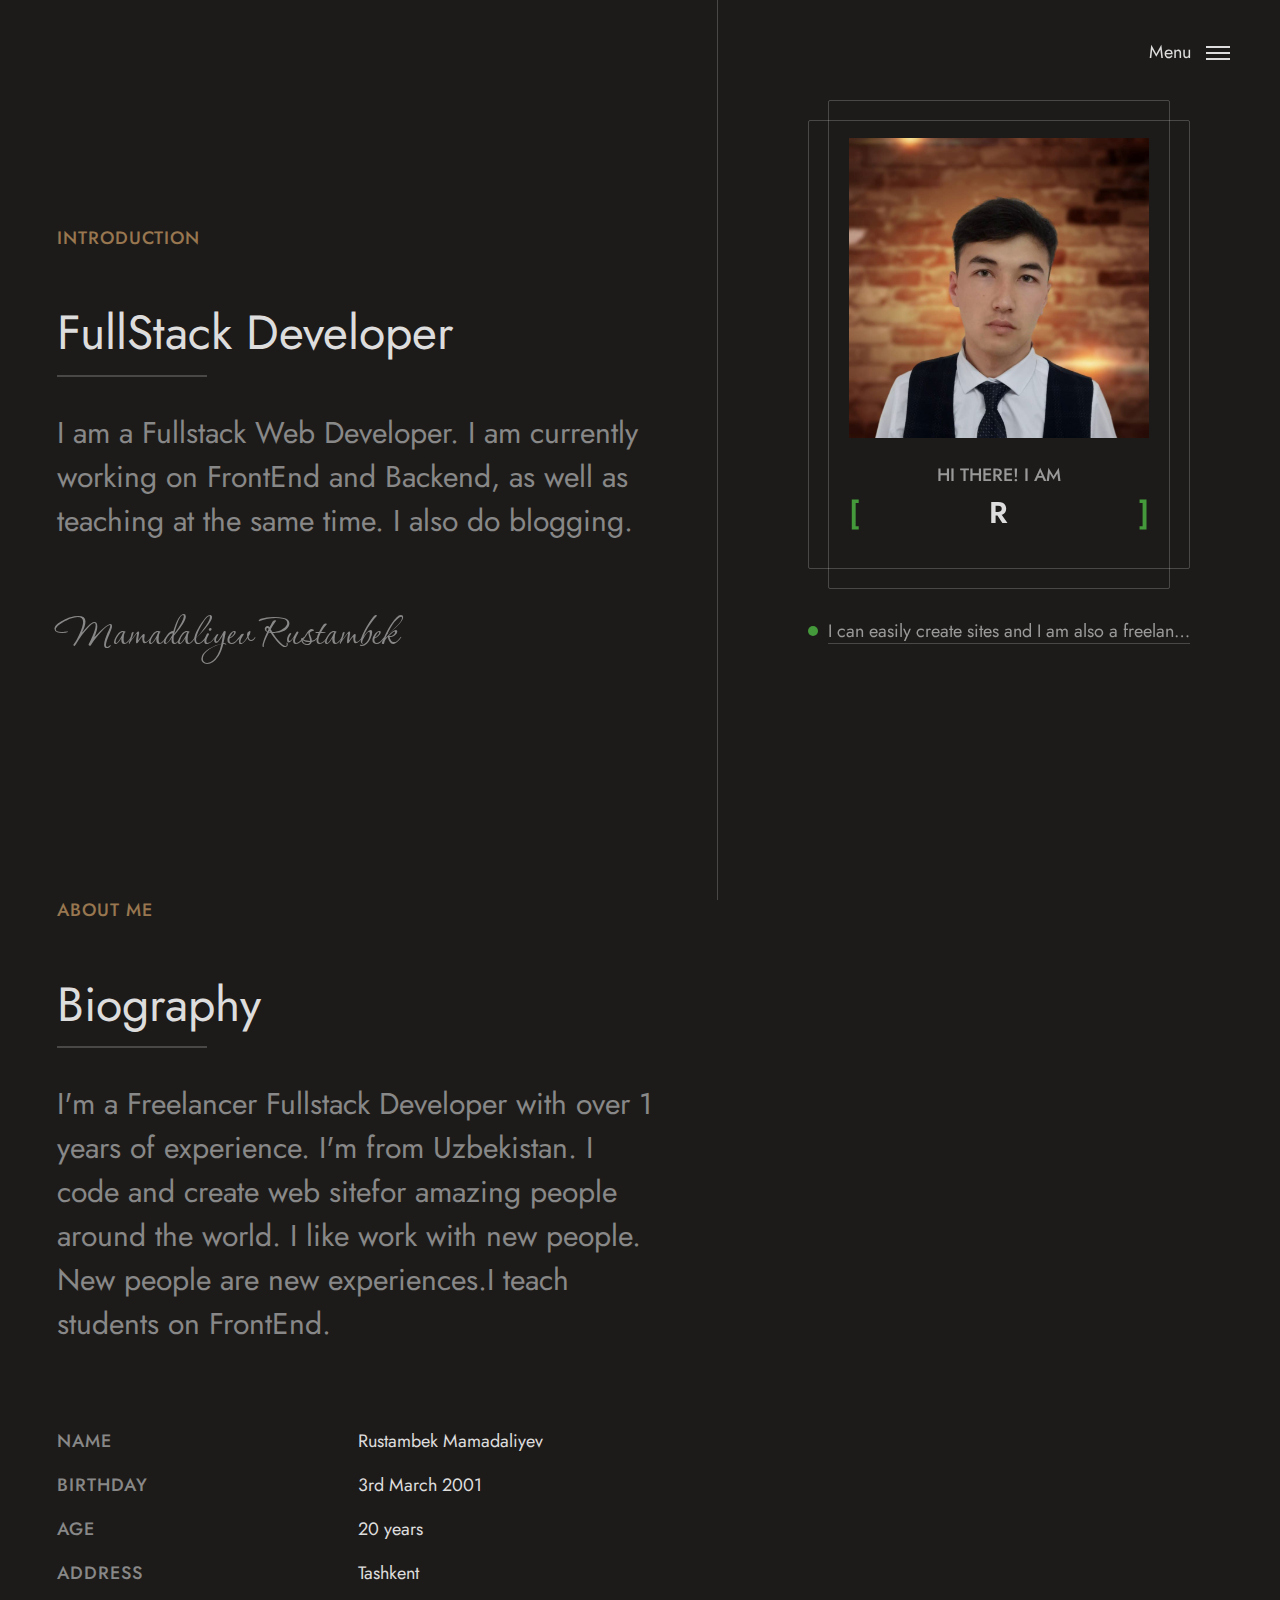
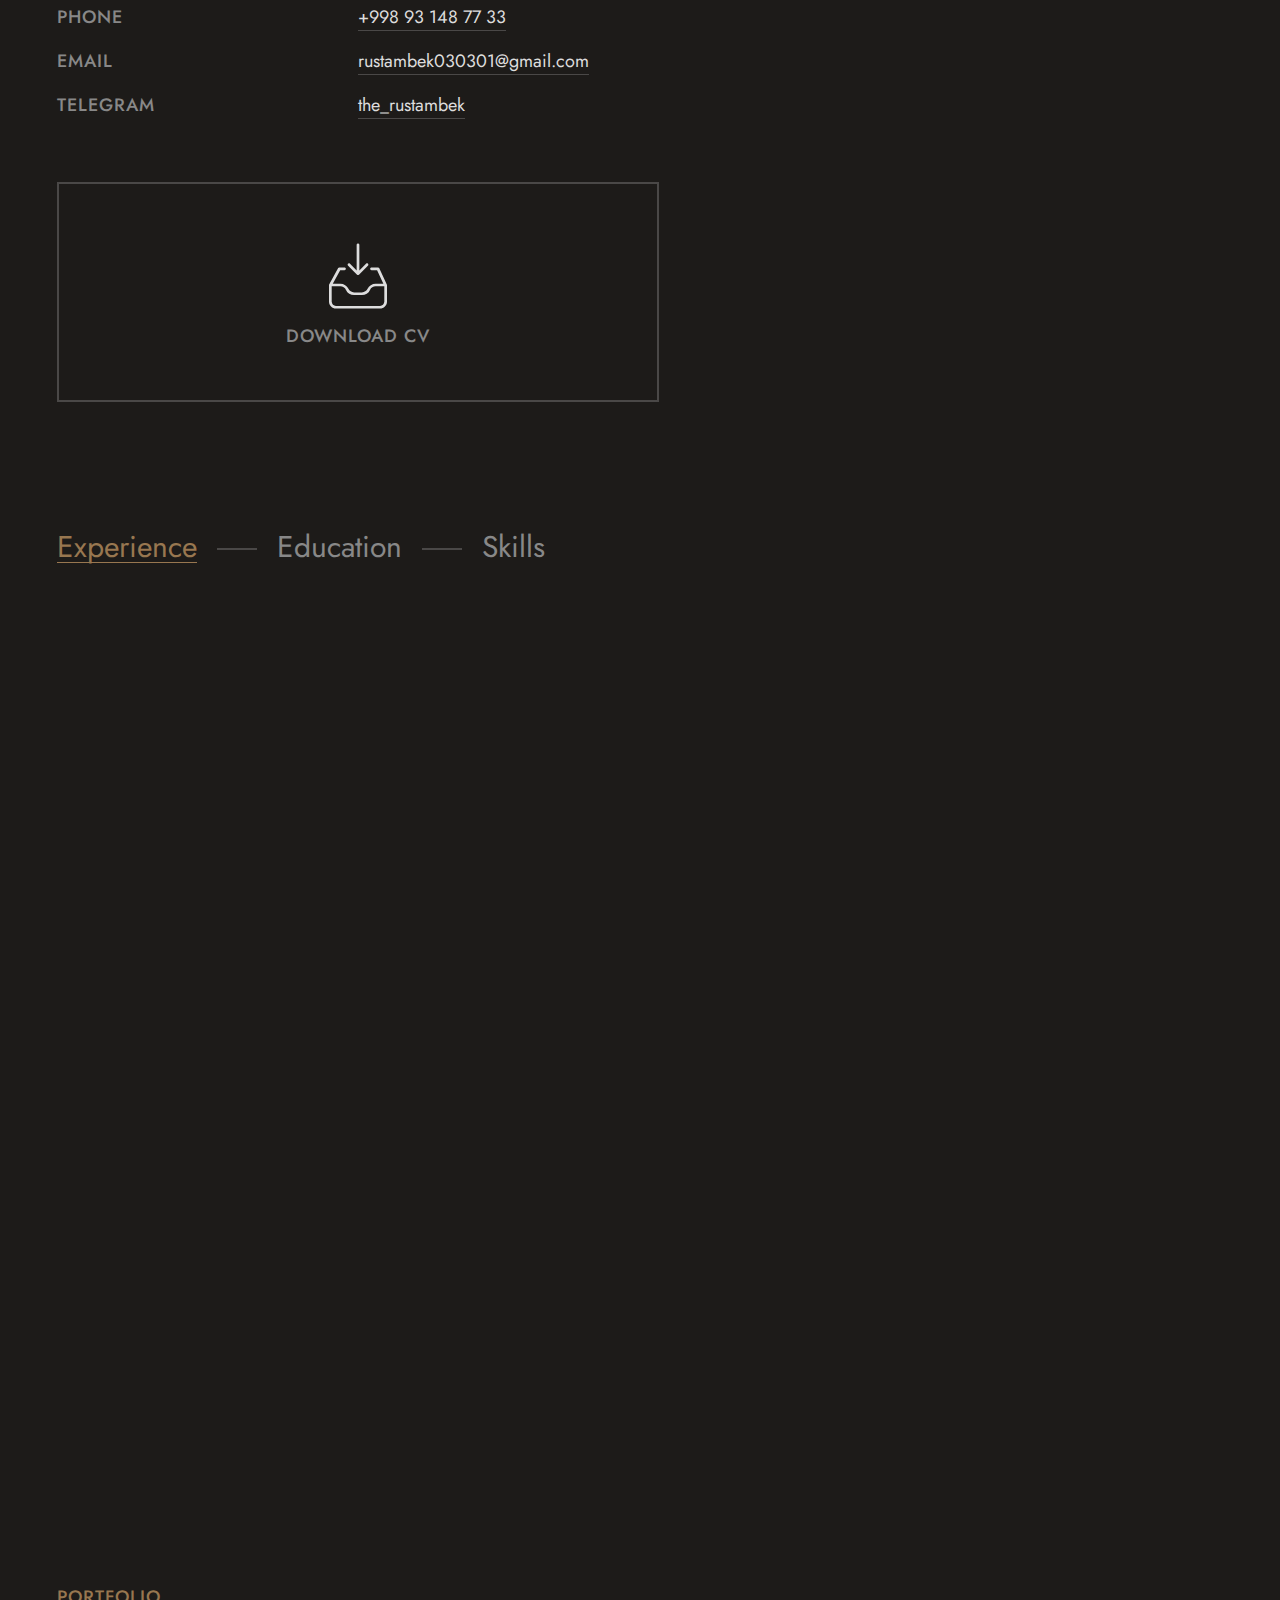
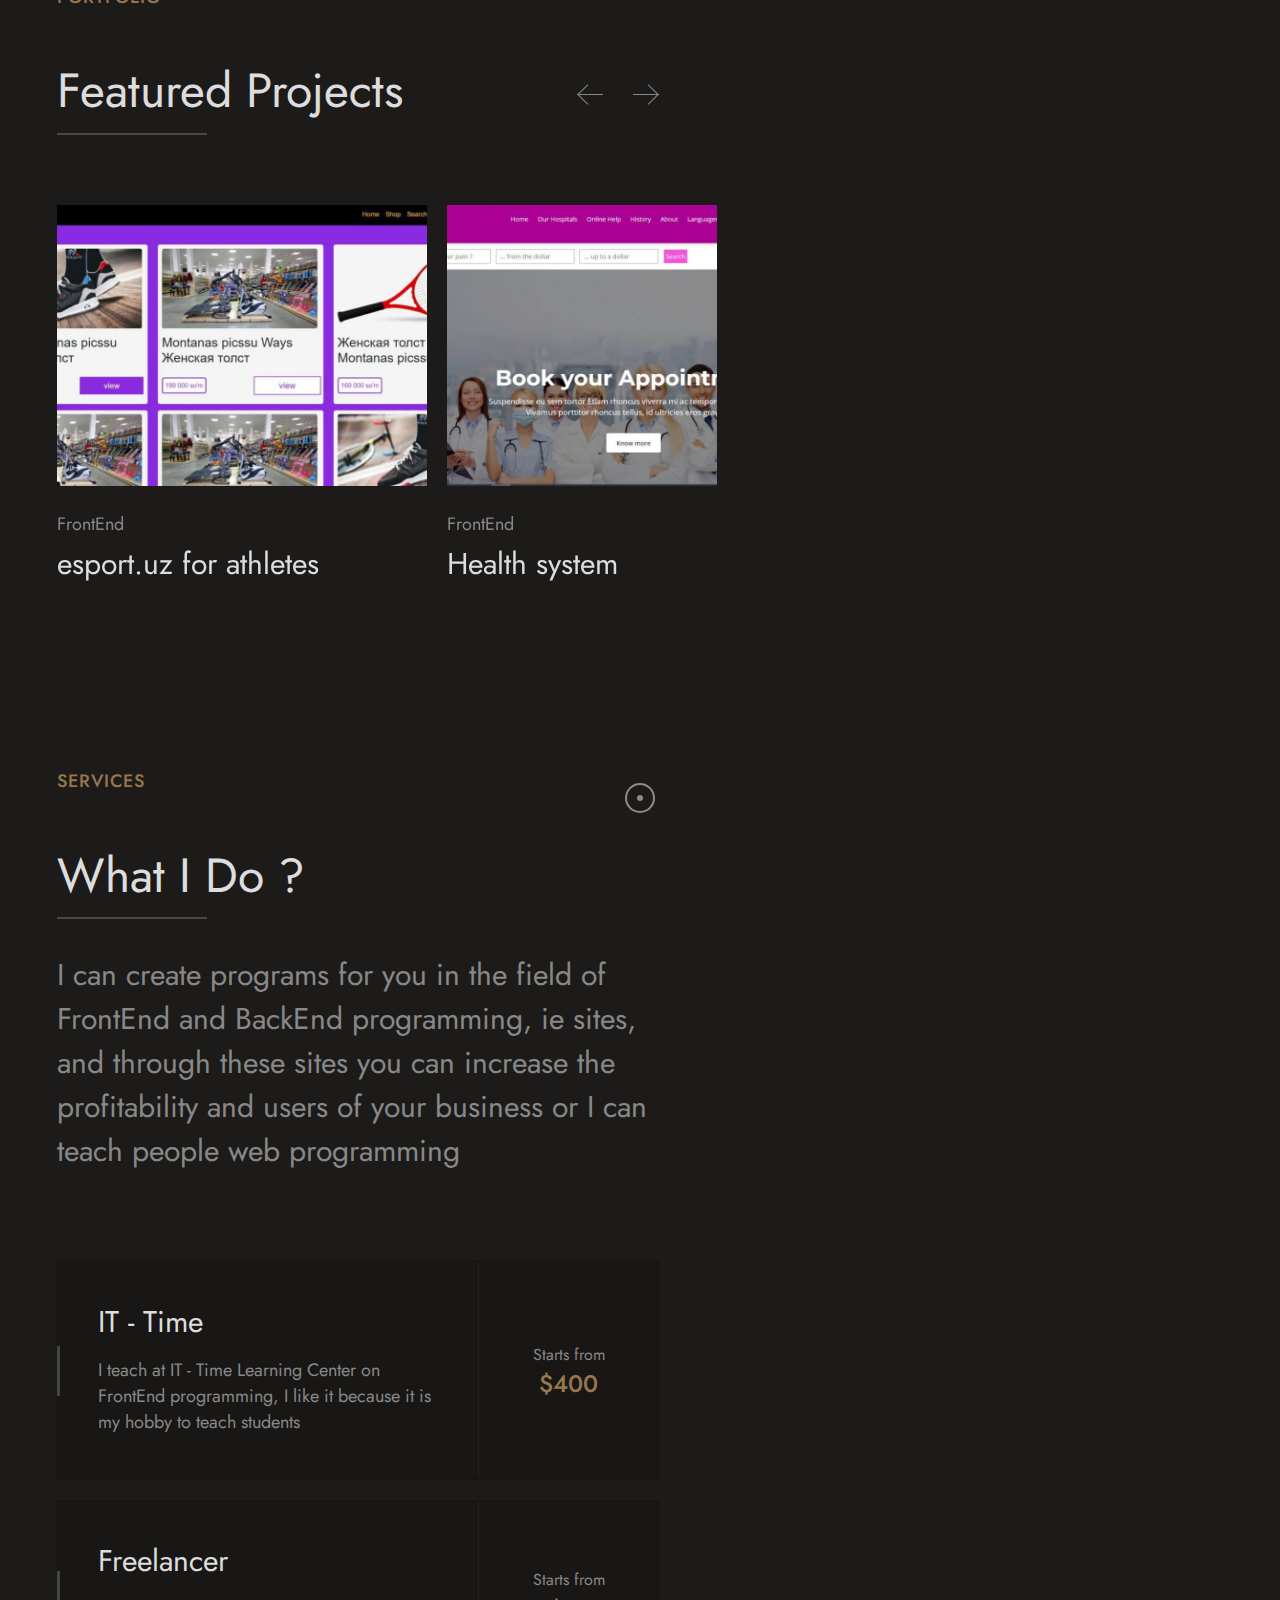
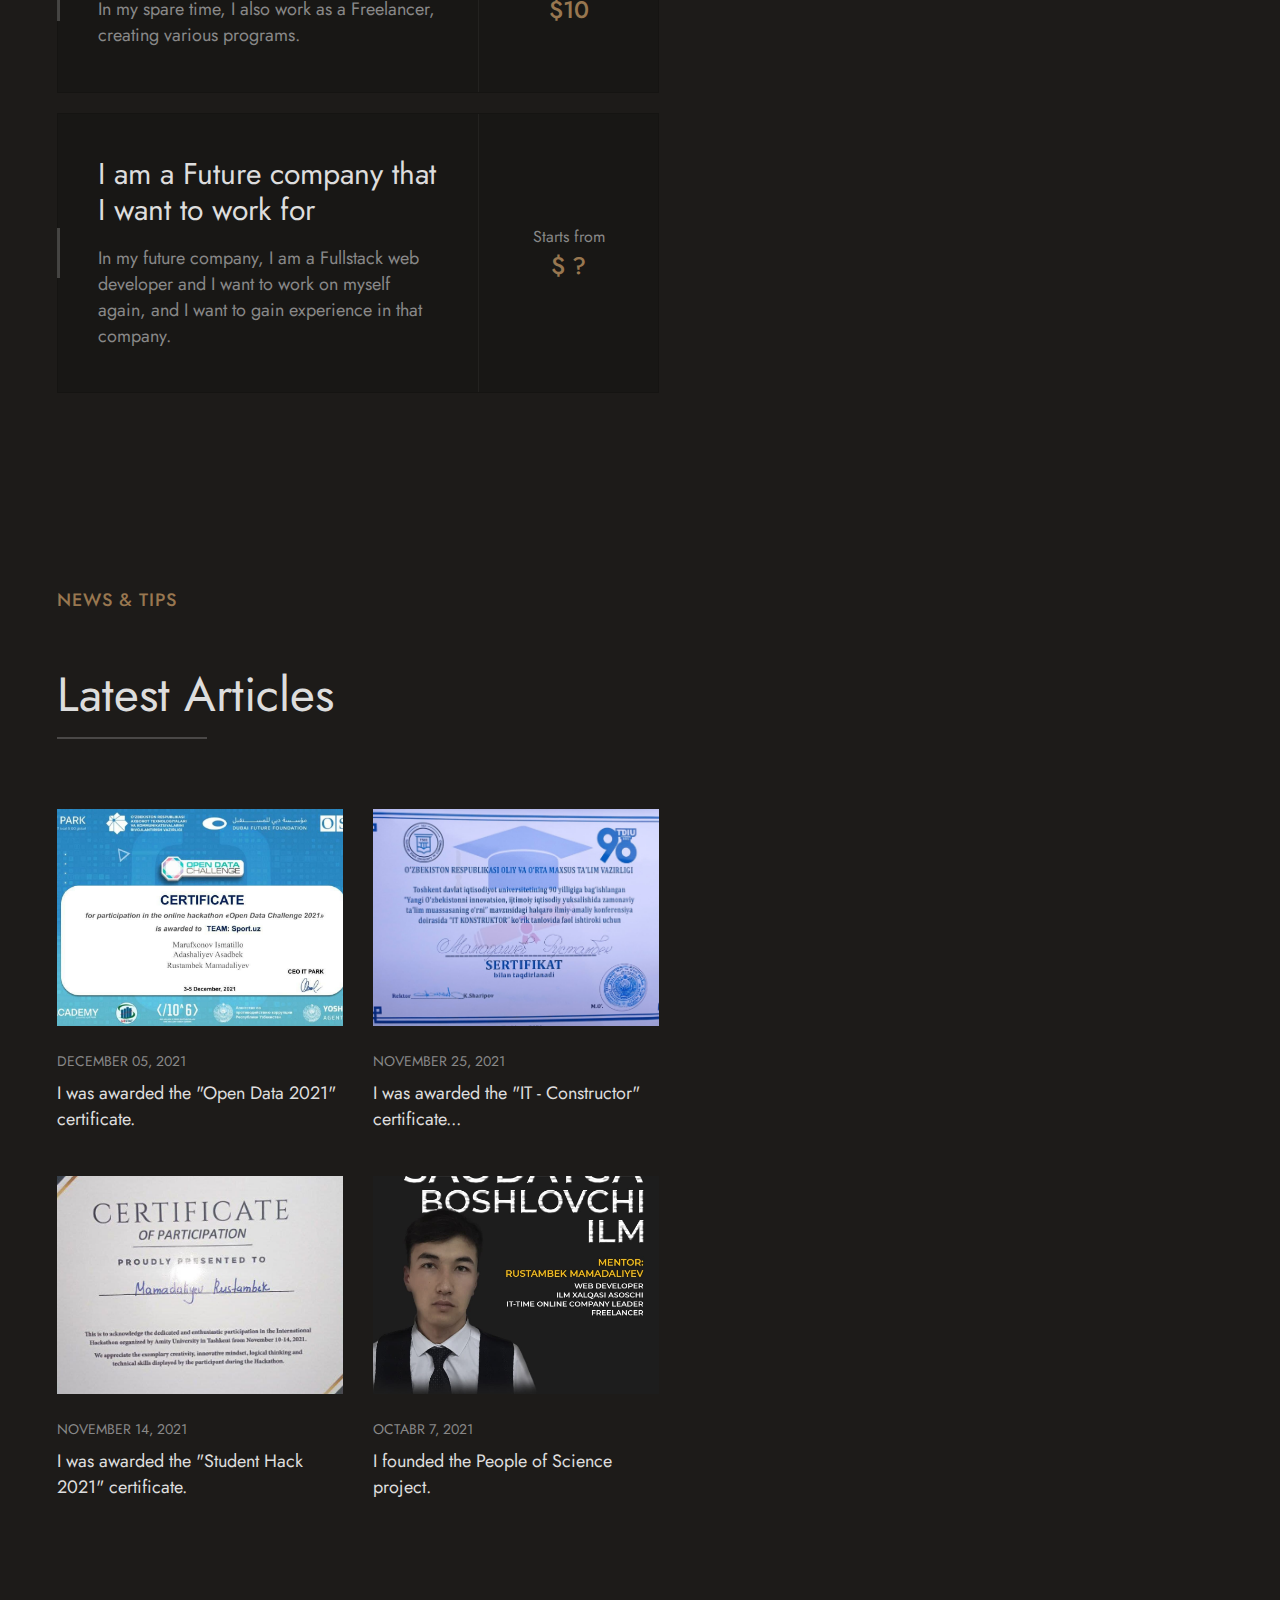
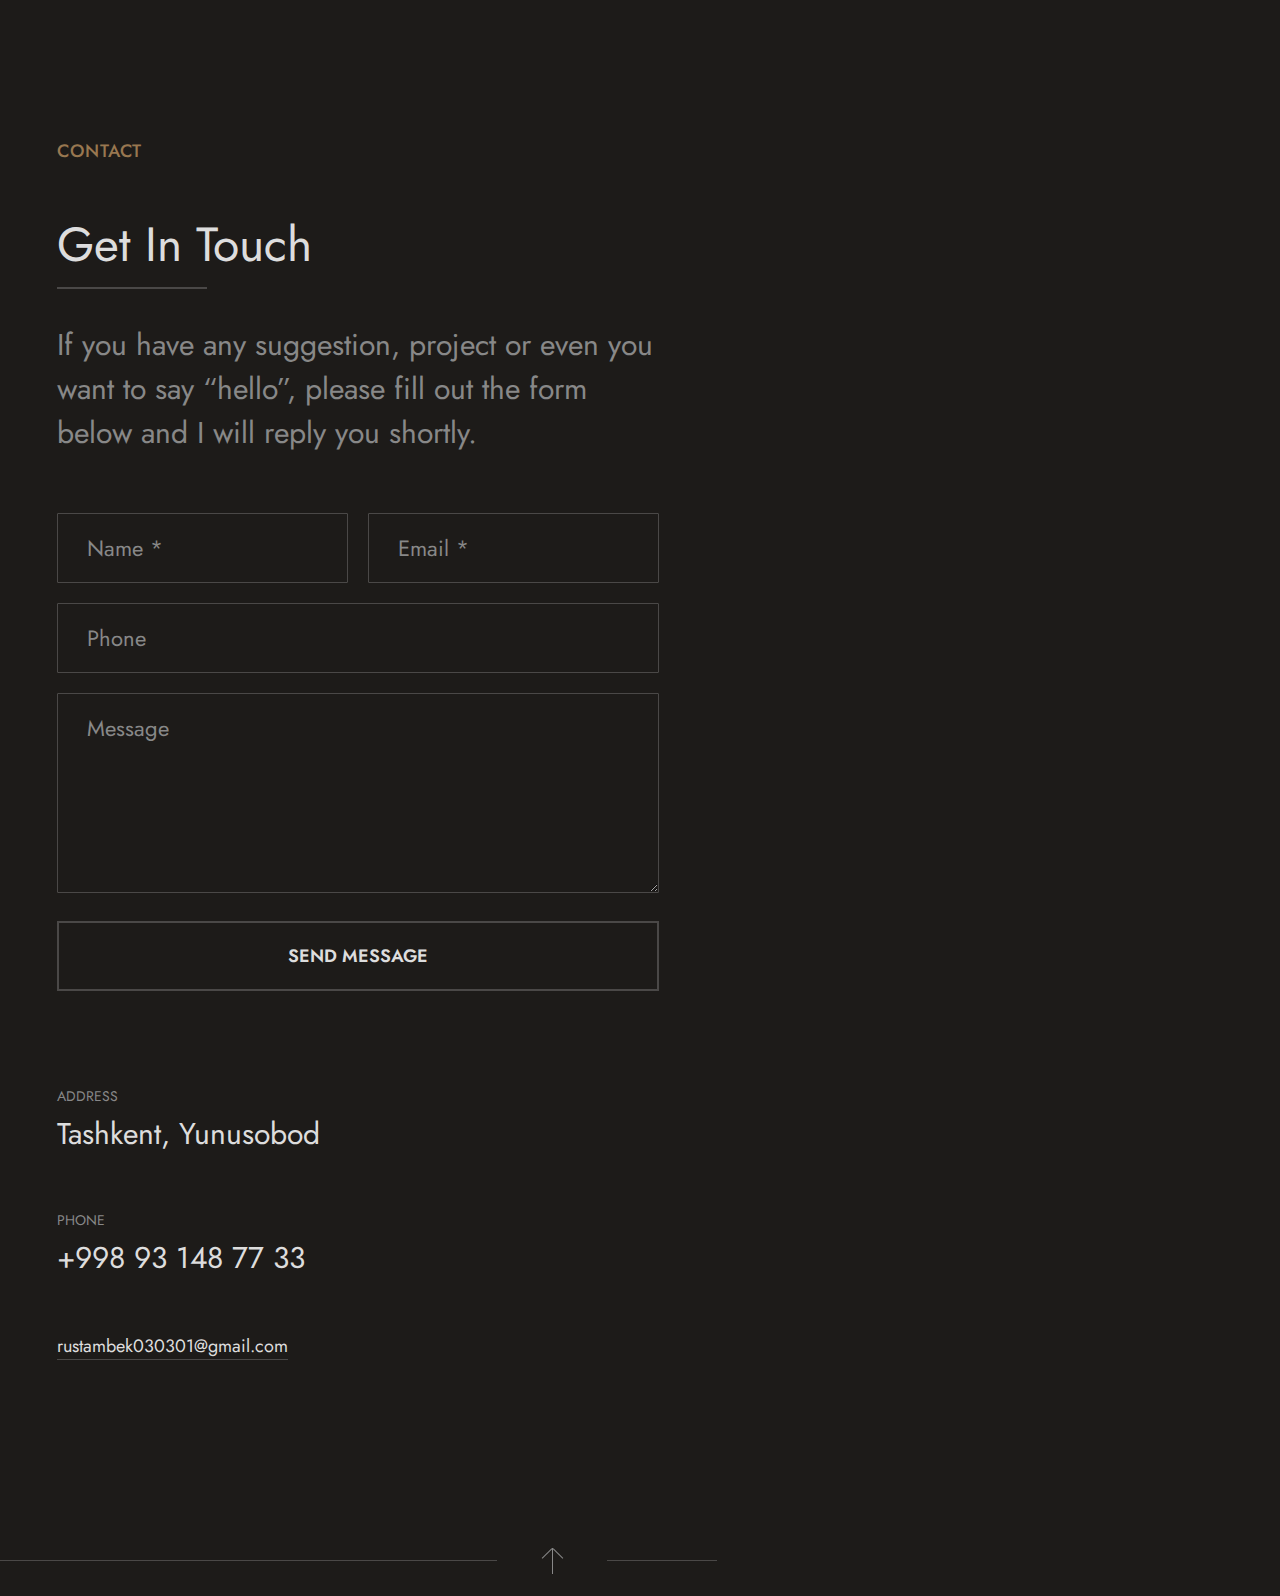
<file: index.html>
<!DOCTYPE html>
<html lang="en">
<head>

<meta http-equiv="Content-Type" content="text/html; charset=utf-8" />

<meta name="description" content="Resume">
<meta name="author" content="Rustambek">

<meta name="viewport" content="width=device-width, initial-scale=1, maximum-scale=1">

<title>Rustambek.uz</title>
<link rel="preconnect" href="https://fonts.googleapis.com">
<link rel="preconnect" href="https://fonts.gstatic.com" crossorigin>
<link href="https://fonts.googleapis.com/css2?family=Corinthia:wght@400;700&display=swap" rel="stylesheet">
<!-- Google Fonts -->
<link rel="preconnect" href="https://fonts.googleapis.com">
<link rel="preconnect" href="https://fonts.gstatic.com" crossorigin>
<link href="https://unpkg.com/aos@2.3.1/dist/aos.css" rel="stylesheet">

<link href="https://fonts.googleapis.com/css2?family=Jost:ital,wght@0,100;0,200;0,300;0,400;0,500;0,600;0,700;0,800;0,900;1,100;1,200;1,300;1,400;1,500;1,600;1,700;1,800;1,900&display=swap" rel="stylesheet">
<!-- /Google Fonts -->

<!-- Styles -->
<link type="text/css" rel="stylesheet" href="css/base.css?ver=3" />
<link type="text/css" rel="stylesheet" href="css/owl-carousel.css?ver=3" />
<link type="text/css" rel="stylesheet" href="css/style.css?ver=3" />
</head>

<body>

<div class="resumo_fn_wrapper">

	<!-- MODALBOX -->
	<div class="resumo_fn_modalbox">
		<a class="extra_closer" href="#"></a>
		<div class="box_inner">
			<a class="closer" href="#"><span></span></a>
			<div class="modal_content">
				
				<div class="modal_in">
					<!-- Content comes from JS -->
				</div>
				
				<div class="fn__nav" data-from="" data-index="">
					<a href="#" class="prev">
						<span class="text">Prev</span>
						<span class="arrow_wrapper"><span class="arrow"></span></span>
					</a>
					<a href="#" class="next">
						<span class="text">Next</span>
						<span class="arrow_wrapper"><span class="arrow"></span></span>
					</a>
				</div>
			</div>
		</div>
	</div>
	<!-- /MODALBOX --> 
	
	<div class="resumo_fn_content">
		
		<!-- Main Left Part -->
		<div class="resumo_fn_left">

			<!-- Page -->
			<div class="resumo_fn_page">


				<!-- Home Section -->
				<section id="home">
					<div class="container">
						<div class="roww">

							<!-- Main Title -->
							<div class="resumo_fn_main_title">
								<h3 class="subtitle">Introduction</h3>
								<h3 class="title">FullStack Developer</h3>
								<p class="desc">I am a Fullstack Web Developer. I am currently working on FrontEnd and Backend, as well as teaching at the same time. I also do blogging.</p>
								<p class="resume_name"style="font-size:50px;font-family: 'Corinthia', cursive;">Mamadaliyev Rustambek</p>
							</div>
							<!-- /Main Title -->

						</div>
					</div>
				</section>
				<!-- /Home Section -->


				<!-- About Section -->
				<section id="about">
					<div class="container">
						<div class="roww">

							<!-- Main Title -->
							<div class="resumo_fn_main_title">
								<h3 class="subtitle">About Me</h3>
								<h3 class="title">Biography</h3>
								<p class="desc">I'm a Freelancer Fullstack Developer with over  1 years of experience. I'm from Uzbekistan. I code and create web sitefor amazing people around the world. I like work with new people. New people are new experiences.I teach students on FrontEnd.</p>
							</div>
							<!-- /Main Title -->

							<!-- About Information -->
							<div class="resumo_fn_about_info">
								<div class="about_left">
									<table>
										<tr>
											<th>Name</th>
											<th>Rustambek Mamadaliyev</th>
										</tr>
										<tr>
											<th>Birthday</th>
											<th>3rd March 2001</th>
										</tr>
										<tr>
											<th>Age</th>
											<th>20 years</th>
										</tr>
										<tr>
											<th>Address</th>
											<th>Tashkent</th>
										</tr>
										<tr>
											<th>Phone</th>
											<th><a href="tel:+998931487733">+998 93 148 77 33</a></th>
										</tr>
										<tr>
											<th>Email</th>
											<th><a href="mailto:rustambek030301@gmail.com">rustambek030301@gmail.com</a></th>
										</tr>
										<tr>
											<th>Telegram</th>
											<th><a href="https://t.me/the_rustambek">the_rustambek</a></th>
										</tr>
									</table>
								</div>
								<div class="about_right">
									<!-- Download CV Button -->
									<div class="resumo_fn_cv_btn">
										<a href="./resume.pdf" download>
											<span class="icon">
												<img src="svg/inbox.svg" alt="" class="fn__svg" />
												<img src="svg/arrow.svg" alt="" class="fn__svg arrow" />
											</span>
											<span>Download CV</span>
										</a>
									</div>
									<!-- /Download CV Button -->
								</div>
							</div>
							<!-- /About Information -->


							<!-- Tabs Shortcode -->
							<div class="resumo_fn_tabs">

								<!-- Tab: Header -->
								<div class="tab_header">
									<ul>
										<li class="active"><a href="#tab1">Experience</a></li>
										<li><a href="#tab2">Education</a></li>
										<li><a href="#tab3">Skills</a></li>
									</ul>
								</div>
								<!-- /Tab: Header -->

								<!-- Tab: Content -->
								<div class="tab_content">

									<!-- #1 tab content -->
									<div id="tab1" class="tab_item active">

										<!-- Boxed List -->
										<div class="resumo_fn_boxed_list">
											<ul>
												<li data-aos="fade-right">
													<div class="item">
														<div class="item_top">
															<h5>IT - Time</h5>
															<span>( 2021 — Today )</span>
														</div>
														<h3>FrontEnd Developer</h3>
														<p>I have been teaching FrontEnd students at the IT-Time Learning Center since May 2021 and I am a FrontEnd Developer at this company. </p>
													</div>
												</li>
												<li data-aos="fade-right">
													<div class="item">
														<div class="item_top">
															<h5>Blogger</h5>
															<span>( 2020 — 2021 )</span>
														</div>
														<h3>IT - Time</h3>
														<p>I am the founder of the IT-Time telegram channel and blogger on many other channels. At the same time, I publish my own programming video courses through these channels. And I teach students online. </p>
													</div>
												</li>
												<li data-aos="fade-right">
													<div class="item">
														<div class="item_top">
															<h5>Freelancer</h5>
															<span>( 2021 — Today )</span>
														</div>
														<h3>Fullstack</h3>
														<p>I work as a Freelancer on FrontEnd and BackEnd .  </p>
													</div>
												</li>
											</ul>
										</div>
										<!-- /Boxed List -->

									</div>
						
									<div id="tab2" class="tab_item">

										<!-- Boxed List -->
										<div class="resumo_fn_boxed_list">
											<ul>
												<li>
													<div class="item">
														<div class="item_top">
															<h5>Namangan State University Academic Lyceum</h5>
															<span>( 2016 — 2019 )</span>
														</div>
														<h3>Exact Sciences</h3>
														<p>I studied at the academic lyceum of Namangan State University, where mathematics, physics, computer science were our main subjects. </p>
													</div>
												</li>
												<li>
													<div class="item">
														<div class="item_top">
															<h5>Tashkent University of Information Technologies</h5>
															<span>( 2020 — 2024 )</span>
														</div>
														<h3>Bachelor</h3>
														<p>I am currently studying Software Engineering at Tashkent University of Information Technologies . </p>
													</div>
												</li>
												<li>
													<div class="item">
														<div class="item_top">
															<h5>Najot Education</h5>
															<span>( 28.01.2021  15.12.2021)</span>
														</div>
														<h3>Fullstack course</h3>
														<p>I have been in a Fullstack Web programming course for 9 months. read.Here I completed the FrontEnd and Backend course </p>
													</div>
												</li>
											</ul>
										</div>
										<!-- /Boxed List -->

									</div>
									
									<div id="tab3" class="tab_item">

										<!-- Progress Bar -->
										<div class="resumo_fn_progress_bar">

											<div class="progress_item" data-value="92">
												<div class="item_in">
													<h3 class="progress_title">HTML</h3>
													<!-- <span class="progress_percent"></span> -->
													<div class="bg_wrap"><div class="progress_bg"></div></div>
												</div>
											</div>

											<div class="progress_item" data-value="95">
												<div class="item_in">
													<h3 class="progress_title">CSS</h3>
													<!-- <span class="progress_percent"></span> -->
													<div class="bg_wrap"><div class="progress_bg"></div></div>
												</div>
											</div>

											<div class="progress_item" data-value="80">
												<div class="item_in">
													<h3 class="progress_title">SASS</h3>
													<!-- <span class="progress_percent"></span> -->
													<div class="bg_wrap"><div class="progress_bg"></div></div>
												</div>
											</div>

											<div class="progress_item" data-value="85">
												<div class="item_in">
													<h3 class="progress_title">BOOTSTRAP</h3>
													<!-- <span class="progress_percent"></span> -->
													<div class="bg_wrap"><div class="progress_bg"></div></div>
												</div>
											</div>

											<div class="progress_item" data-value="60">
												<div class="item_in">
													<h3 class="progress_title">JAVASCRIPT</h3>
													<!-- <span class="progress_percent"></span> -->
													<div class="bg_wrap"><div class="progress_bg"></div></div>
												</div>
											</div><div class="progress_item" data-value="85">
												<div class="item_in">
													<h3 class="progress_title">REACT</h3>
													<!-- <span class="progress_percent"></span> -->
													<div class="bg_wrap"><div class="progress_bg"></div></div>
												</div>
											</div>
											<div class="progress_item" data-value="70">
												<div class="item_in">
													<h3 class="progress_title">NODEJS</h3>
													<!-- <span class="progress_percent"></span> -->
													<div class="bg_wrap"><div class="progress_bg"></div></div>
												</div>
											</div>
											<div class="progress_item" data-value="75">
												<div class="item_in">
													<h3 class="progress_title">EXPRESS</h3>
													<!-- <span class="progress_percent"></span> -->
													<div class="bg_wrap"><div class="progress_bg"></div></div>
												</div>
											</div>

											<div class="progress_item" data-value="79">
												<div class="item_in">
													<h3 class="progress_title">MONGODB</h3>
													<!-- <span class="progress_percent"></span> -->
													<div class="bg_wrap"><div class="progress_bg"></div></div>
												</div>
											</div>
											<div class="progress_item" data-value="80">
												<div class="item_in">
													<h3 class="progress_title">POSTGRESQL</h3>
													<!-- <span class="progress_percent"></span> -->
													<div class="bg_wrap"><div class="progress_bg"></div></div>
												</div>
											</div>

											<div class="progress_item" data-value="80">
												<div class="item_in">
													<h3 class="progress_title">RESTAPI</h3>
													<!-- <span class="progress_percent"></span> -->
													<div class="bg_wrap"><div class="progress_bg"></div></div>
												</div>
											</div>
											
										</div>
										<!-- /Progress Bar -->

										<!-- Description -->
										<!-- <div class="resumo_fn_desc">
											<p>A freelance creative designer with a love for minimal design, clean typography and well-written code, located in San Francisco. Provide high quality and cost effective offshore web and software development services. Wide range of web and software development services across the world.</p>
										</div> -->

									</div>
									<!-- /#2 tab content -->

								</div>
								<!-- /Tab: Content -->
							</div>
							<!-- /Tabs Shortcode -->


						</div>
					</div>
				</section>
				<!-- /About Section -->



				<!-- Portfolio Section -->
				<section id="portfolio">

					<div class="container">
						<div class="roww">
							<!-- Main Title -->
							<div class="resumo_fn_main_title">
								<div class="my__nav">
									<a href="#" class="prev"><span></span></a>
									<a href="#" class="next"><span></span></a>
								</div>
								<h3 class="subtitle">Portfolio</h3>
								<h3 class="title">Featured Projects</h3>
							</div>
							<!-- /Main Title -->
						</div>
					</div>

					<div class="container noright">
						<div class="roww">

							<div class="owl-carousel modal_items" data-from="portfolio" data-count="5">
								<div class="item modal_item" data-index="1">
									<div class="img_holder">
										<img src="img/thumb/square.jpg" alt="">
										<div class="abs_img" data-bg-img="./img/portfolio/esport.uz.jpg"></div>
									</div>
									<div class="title_holder">
										<p>FrontEnd</p>
										<h3><a href="#">esport.uz  for athletes</a></h3>
									</div>
									<div class="fn__hidden">
										<p class="fn__cat"></p>
										<h3 class="fn__title">esport.uz</h3>
										<div class="img_holder">
											<img src="img/thumb/square.jpg" alt="">
											<div class="abs_img" data-bg-img="./img/portfolio/esport.uz.jpg"></div>
										</div>
										<p class="fn__desc">Our project with our team in the hackathon "OPEN DATA CHALLENGE 2021". In this hackathon we had to prepare this project MVP in 2 days. We did the iOS and Web versions of this project, and were awarded a Certificate for the project we did. In this project, when and where sports competitions will be held, sports shops, the schedule of athletes in the republic and around the world in the fourth place in terms of their sport and age, the constant growth of the athlete. There are even separate sections for coaches. The main goal of this site is to make sports competitions transparent</p>
									</div>
								</div>
								<div class="item modal_item" data-index="2">
									<div class="img_holder">
										<img src="img/thumb/square.jpg" alt="">
										<div class="abs_img" data-bg-img="./img/portfolio/hit2021.jpg"></div>
									</div>
									<div class="title_holder">
										<p>FrontEnd</p>
										<h3><a href="#">Health system</a></h3>
									</div>
									<div class="fn__hidden">
										<p class="fn__cat">FrontEnd</p>
										<h3 class="fn__title">Health system</h3>
										<div class="img_holder">
											<img src="img/thumb/square.jpg" alt="">
											<div class="abs_img" data-bg-img="./img/portfolio/hit2021.jpg"></div>
										</div>
<p class="fn__desc">Our project with our team in the hackathon "Student HACK 2021". In this hackathon we had to prepare this project MVP in 2 days. We did the Telegram bot and Web versions of this project, and were awarded a Certificate for the project we did. In our project, the digitization of the health care system is mainly for patients. On this site he can find the nearest hospital, the cheapest, that is, he can find a hospital for his own money, this site takes him to the hospital by the nearest roads, he can register for an appointment with any doctor. The main purpose of this site is to eliminate corruption in the health care system and to make the online queuing for a doctor's </p>
									</div>
								</div>
								<div class="item modal_item" data-index="3">
									<div class="img_holder">
										<img src="img/thumb/square.jpg" alt="">
										<div class="abs_img" data-bg-img="./img/portfolio/telegraam.jpg"></div>
									</div>
									<div class="title_holder">
										<p>FrontEnd</p>
										<h3><a href="#">Telegram clone</a></h3>
									</div>
									<div class="fn__hidden">
										<p class="fn__cat">FrontEnd</p>
										<h3 class="fn__title">Telegram clone</h3>
										<div class="img_holder">
											<img src="img/thumb/square.jpg" alt="">
											<div class="abs_img" data-bg-img="./img/portfolio/telegraam.jpg"></div>
										</div>
										<p class="fn__desc">I made a clone version of the telegram when I was idle in this project, Many functions work, it took me 1 week for this project</p>
</div>
								</div>
								<div class="item modal_item" data-index="4">
									<div class="img_holder">
										<img src="img/thumb/square.jpg" alt="">
										<div class="abs_img" data-bg-img="./img/portfolio/boots.jpg"></div>
									</div>
									<div class="title_holder">
										<p>FrontEnd</p>
										<h3><a href="#">Online shoe store</a></h3>
									</div>
									<div class="fn__hidden">
										<p class="fn__cat">FrontEnd</p>
										<h3 class="fn__title">Online shoe store</h3>
										<div class="img_holder">
											<img src="img/thumb/square.jpg" alt="">
											<div class="abs_img" data-bg-img="./img/portfolio/boots.jpg"></div>
										</div>
										<p class="fn__desc">BOOTS online store I made FrontEnd part for a shoe store, mainly sneakers store for men, made in a unique design</p>
									</div>
								</div>
								<div class="item modal_item" data-index="5">
									<div class="img_holder">
										<img src="img/thumb/square.jpg" alt="">
										<div class="abs_img" data-bg-img="./img/portfolio/shikra.jpg"></div>
									</div>
									<div class="title_holder">
										<p>FrontEnd</p>
										<h3><a href="#">Shikra travel site</a></h3>
									</div>
									<div class="fn__hidden">
										<p class="fn__cat">FrontEnd</p>
										<h3 class="fn__title">Shikra travel site</h3>
										<div class="img_holder">
											<img src="img/thumb/square.jpg" alt="">
											<div class="abs_img" data-bg-img="./img/portfolio/shikra.jpg"></div>
										</div>
										<p class="fn__desc">Shikra is a site for travelers from abroad, through this site you can find the nearest or most beautiful places, and this site shows how much it costs to go there, that is, this site is also for a travel agency.</p>
								</div>
								</div>
							</div>

						</div>
					</div>

				</section>
				<!-- /Portfolio Section -->



				<!-- Services Section -->
				<section id="services">
					<div class="container">
						<div class="roww">

							<!-- Main Title -->
							<div class="resumo_fn_main_title">
								<h3 class="subtitle">Services</h3>
								<h3 class="title">What I Do ?</h3>
								<p class="desc">I can create programs for you in the field of FrontEnd and BackEnd programming, ie sites, and through these sites you can increase the profitability and users of your business or I can teach people web programming</p>
							</div>
							
							<div class="resumo_fn_service_list">
								<ul>
									<li>
										<div class="item">
											<div class="item_left">
												<h3>IT - Time</h3>
												<p>I teach at IT - Time Learning Center on FrontEnd programming, I like it because it is my hobby to teach students</p>
											</div>
											<div class="item_right">
												<p>Starts from</p>
												<h3>$400</h3>
											</div>
										</div>
									</li>
									<li>
										<div class="item">
											<div class="item_left">
												<h3>Freelancer</h3>
												<p>In my spare time, I also work as a Freelancer, creating various programs.</p>
											</div>
											<div class="item_right">
												<p>Starts from</p>
												<h3>$10</h3>
											</div>
										</div>
									</li>
									<li>
										<div class="item">
											<div class="item_left">
												<h3>I am a Future company that I want to work for</h3>
												<p>In my future company, I am a Fullstack web developer and I want to work on myself again, and I want to gain experience in that company.</p>
											</div>
											<div class="item_right">
												<p>Starts from</p>
												<h3> $ ? </h3>
											</div>
										</div>
									</li>
								</ul>
							</div>
							<!-- /Services List -->

						</div>
					</div>
				</section>
				<!-- /Services Section -->



				




				<!-- News Section -->
				<section id="news">
					<div class="container">
						<div class="roww">

							<!-- Main Title -->
							<div class="resumo_fn_main_title">
								<h3 class="subtitle">News &amp; Tips</h3>
								<h3 class="title">Latest Articles</h3>
							</div>
							<!-- /Main Title -->


							<!-- Blog List -->
							<div class="resumo_fn_blog_list">

								<ul class="modal_items" data-from="blog" data-count="5">
									<li>
										<div class="item modal_item" data-index="1">
											<div class="img_holder">
												<img src="img/thumb/square.jpg" alt="">
												<div class="abs_img" data-bg-img="./img/portfolio/opendata.jpg"></div>
											</div>
											<div class="title_holder">
												<p>December 05, 2021</p>
												<h3><a href="#">I was awarded the "Open Data 2021" certificate.
													</a></h3>
											</div>
											<div class="fn__hidden">
												<p class="fn__cat">December 05, 2021</p>
												<h3 class="fn__title">I was awarded the "OPEN DATA 2021" certificate.</h3>
												<div class="img_holder">
													<img src="img/thumb/square.jpg"  alt="">
													<div class="abs_img" data-bg-img="./img/portfolio/opendata.jpg"></div>
												</div>
												<p class="fn__desc">I want to tell you something new. I took it to the next level in the "OPEN DATA 2021"  hackathon.
													Hackathon will be a competition among these programmers on projects within 48 hours.  Most importantly there will be meetings with senior programmers and internships and networking great .							</p>
											</div>
										</div>
									</li>
									<li>
										<div class="item modal_item" data-index="1">
											<div class="img_holder">
												<img src="img/thumb/square.jpg" alt="">
												<div class="abs_img" data-bg-img="./img/portfolio/tdiu.jpg"></div>
											</div>
											<div class="title_holder">
												<p>November 25, 2021</p>
												<h3><a href="#">I was awarded the "IT - Constructor" certificate...
													</a></h3>
											</div>
											<div class="fn__hidden">
												<p class="fn__cat">November 14, 2021</p>
												<h3 class="fn__title">I was awarded the "IT - Constructor" certificate...</h3>
												<div class="img_holder">
													<img src="img/thumb/square.jpg"  alt="">
													<div class="abs_img"  data-bg-img="./img/portfolio/tdiu.jpg"></div>
												</div>
												<p class="fn__desc">I was awarded a certificate in the field of "IT - Constructor" at the Tashkent State University of Economics, where I had to solve a social problem with IT...</p>
											
											</div>
										</div>
									</li>
									<li>
										<div class="item modal_item" data-index="1">
											<div class="img_holder">
												<img src="img/thumb/square.jpg" alt="">
												<div class="abs_img" data-bg-img="./img/portfolio/amity_hackaton.jpg"></div>
											</div>
											<div class="title_holder">
												<p>November 14, 2021</p>
												<h3><a href="#">I was awarded the "Student Hack 2021" certificate.
													</a></h3>
											</div>
											<div class="fn__hidden">
												<p class="fn__cat">November 14, 2021</p>
												<h3 class="fn__title">I was awarded the "Student Hack 2021" certificate..</h3>
												<div class="img_holder">
													<img src="img/thumb/square.jpg"  alt="">
													<div class="abs_img" data-bg-img="./img/portfolio/amity_hackaton.jpg"></div>
												</div>
												<p class="fn__desc">I want to tell you something new. I took it to the next level in the Student Hack 2021 hackathon.
													Hackathon will be a competition among these programmers on projects within 48 hours. God willing, they invited me to the next main stage at AMITY University tomorrow. Most importantly there will be meetings with senior programmers and internships and networking great..</p>
											
											</div>
										</div>
									</li>
									<li>
										<div class="item modal_item" data-index="1">
											<div class="img_holder">
												<img src="img/thumb/square.jpg" alt="">
												<div class="abs_img" data-bg-img="./img/portfolio/ilmxalqasi.jpg"></div>
											</div>
											<div class="title_holder">
												<p>Octabr 7, 2021</p>
												<h3><a href="#">I founded the People of Science project.
													</a></h3>
											</div>
											<div class="fn__hidden">
												<p class="fn__cat">Octabr 7,, 2021</p>
												<h3 class="fn__title">I was awarded the "Student Hack 2021" certificate..</h3>
												<div class="img_holder">
												 	<img src="img/thumb/square.jpg"  alt="">
													<div class="abs_img" data-bg-img="./img/portfolio/ilmxalqasi.jpg"></div>
												</div>
												<p class="fn__desc">I founded the “People of Science” project and spent the 1st issue of 2021 at TUIT.What kind of project is this? This is a project that connects people who have just entered programming with people who have achieved success in programming...</p>
											
											</div>
										</div>
									</li>
									<li class="be_animated">
										<div class="item modal_item" data-index="5">
											<div class="img_holder">
												<img src="img/thumb/square.jpg" alt="">
												<div class="abs_img" data-bg-img="img/blog/5.jpg"></div>
											</div>
											<div class="title_holder">
												<p>August 15, 2021</p>
												<h3><a href="#">Forgive Yourself for Not Being Perfect. Then Do It Again Tomorrow.</a></h3>
											</div>
											<div class="fn__hidden">
												<p class="fn__cat">August 15, 2021</p>
												<h3 class="fn__title">Forgive Yourself for Not Being Perfect. Then Do It Again Tomorrow.</h3>
												<div class="img_holder">
													<img src="img/thumb/square.jpg" alt="">
													<div class="abs_img" data-bg-img="img/blog/5.jpg"></div>
												</div>
												<p class="fn__desc">Sed ornare tellus a odio bibendum, at tristique sapien malesuada. Proin sagittis maximus accumsan. Class aptent taciti sociosqu ad litora torquent per conubia nostra, per inceptos himenaeos. Lorem ipsum dolor sit amet, consectetur adipiscing elit. Quisque gravida quam sit amet elit varius tempor. Pellentesque purus eros, blandit eu mollis vel, commodo eget orci. Proin vel hendrerit ex. Vivamus ut ex at nunc consectetur efficitur ut quis est. Proin posuere orci eget vulputate fringilla. Curabitur placerat massa eget efficitur cursus. Sed sollicitudin rhoncus blandit. Nam accumsan vestibulum enim. Sed rutrum eu leo pellentesque lobortis. Integer ornare fringilla arcu, eu mattis risus convallis in.</p>
												<p class="fn__desc">Quisque dui metus, eleifend at enim ac, imperdiet sagittis dolor. Vestibulum ipsum quam, feugiat non velit sit amet, pulvinar varius nisl. Mauris tristique, ipsum sit amet lacinia congue, mauris magna tempus nibh, in mollis eros enim a tortor. Morbi enim arcu, tristique vitae mi nec, hendrerit pharetra metus. Phasellus id feugiat purus. In vel elit eu lacus ultrices feugiat. Etiam at aliquet mi. Nunc sit amet libero sit amet lectus pellentesque sagittis. Curabitur blandit ante quis erat dapibus viverra. Maecenas consequat pulvinar pulvinar. Donec in aliquam arcu. Donec eu laoreet dolor. Ut nisi lectus, pulvinar ac mattis quis, pretium ac nulla. Morbi sed ligula ultrices, ornare mauris id, auctor arcu. Sed pellentesque ex sed erat faucibus, ultrices vehicula ex dapibus. Aenean venenatis metus eros, vel faucibus lorem porttitor eu.</p>
												<p class="fn__desc">Sed porttitor augue erat, vitae convallis odio viverra id. In nec finibus elit. Nullam ac sodales nunc, vel sagittis elit. Ut condimentum ex ipsum, eu ornare odio aliquam eu. Ut iaculis eros quam, eu bibendum tellus convallis quis. Donec sapien risus, consequat ut magna nec, interdum porta nisl. Vivamus pulvinar hendrerit finibus. Nunc molestie lacinia risus, id mattis nunc euismod ac. Nam eu orci felis. Quisque ut elementum quam. Vivamus pulvinar nisi nunc, ut faucibus turpis tincidunt eget. Fusce nec ex quis odio laoreet consequat. Duis faucibus metus id feugiat sodales. Sed eu ligula eget quam ultricies tincidunt. Morbi sodales nunc ultrices justo pellentesque, ac mattis mi sagittis. Morbi ut consectetur neque.</p>
											</div>
										</div>
									</li>
									<li class="be_animated">
										<div class="item modal_item" data-index="6">
											<div class="img_holder">
												<img src="img/thumb/square.jpg" alt="">
												<div class="abs_img" data-bg-img="img/blog/6.jpg"></div>
											</div>
											<div class="title_holder">
												<p>August 01, 2021</p>
												<h3><a href="#">Why Decorating Your Home Is Good for Your Mental Health</a></h3>
											</div>
											<div class="fn__hidden">
												<p class="fn__cat">August 01, 2021</p>
												<h3 class="fn__title">Why Decorating Your Home Is Good for Your Mental Health</h3>
												<div class="img_holder">
													<img src="img/thumb/square.jpg" alt="">
													<div class="abs_img" data-bg-img="img/blog/6.jpg"></div>
												</div>
												<p class="fn__desc">Sed ornare tellus a odio bibendum, at tristique sapien malesuada. Proin sagittis maximus accumsan. Class aptent taciti sociosqu ad litora torquent per conubia nostra, per inceptos himenaeos. Lorem ipsum dolor sit amet, consectetur adipiscing elit. Quisque gravida quam sit amet elit varius tempor. Pellentesque purus eros, blandit eu mollis vel, commodo eget orci. Proin vel hendrerit ex. Vivamus ut ex at nunc consectetur efficitur ut quis est. Proin posuere orci eget vulputate fringilla. Curabitur placerat massa eget efficitur cursus. Sed sollicitudin rhoncus blandit. Nam accumsan vestibulum enim. Sed rutrum eu leo pellentesque lobortis. Integer ornare fringilla arcu, eu mattis risus convallis in.</p>
												<p class="fn__desc">Quisque dui metus, eleifend at enim ac, imperdiet sagittis dolor. Vestibulum ipsum quam, feugiat non velit sit amet, pulvinar varius nisl. Mauris tristique, ipsum sit amet lacinia congue, mauris magna tempus nibh, in mollis eros enim a tortor. Morbi enim arcu, tristique vitae mi nec, hendrerit pharetra metus. Phasellus id feugiat purus. In vel elit eu lacus ultrices feugiat. Etiam at aliquet mi. Nunc sit amet libero sit amet lectus pellentesque sagittis. Curabitur blandit ante quis erat dapibus viverra. Maecenas consequat pulvinar pulvinar. Donec in aliquam arcu. Donec eu laoreet dolor. Ut nisi lectus, pulvinar ac mattis quis, pretium ac nulla. Morbi sed ligula ultrices, ornare mauris id, auctor arcu. Sed pellentesque ex sed erat faucibus, ultrices vehicula ex dapibus. Aenean venenatis metus eros, vel faucibus lorem porttitor eu.</p>
												<p class="fn__desc">Sed porttitor augue erat, vitae convallis odio viverra id. In nec finibus elit. Nullam ac sodales nunc, vel sagittis elit. Ut condimentum ex ipsum, eu ornare odio aliquam eu. Ut iaculis eros quam, eu bibendum tellus convallis quis. Donec sapien risus, consequat ut magna nec, interdum porta nisl. Vivamus pulvinar hendrerit finibus. Nunc molestie lacinia risus, id mattis nunc euismod ac. Nam eu orci felis. Quisque ut elementum quam. Vivamus pulvinar nisi nunc, ut faucibus turpis tincidunt eget. Fusce nec ex quis odio laoreet consequat. Duis faucibus metus id feugiat sodales. Sed eu ligula eget quam ultricies tincidunt. Morbi sodales nunc ultrices justo pellentesque, ac mattis mi sagittis. Morbi ut consectetur neque.</p>
											</div>
										</div>
									</li>
								</ul>

								<div class="clearfix"></div>

								<!-- <div class="load_more">
									<a href="#" data-done="Done" data-no="No more articles found">
										<span class="text">Load More Articles</span>
										<span class="fn__pulse">
											<span></span>
											<span></span>
											<span></span>
										</span>
									</a>
								</div> -->

							</div>
							<!-- /Blog List -->


						</div>
					</div>
				</section>
				<!-- /News Section -->


				<!-- Contact Section -->
				<section id="contact">
					<div class="container">
						<div class="roww resumo_fn_contact">

							<!-- Main Title -->
							<div class="resumo_fn_main_title">
								<h3 class="subtitle">Contact</h3>
								<h3 class="title">Get In Touch</h3>
								<p class="desc">If you have any suggestion, project or even you want to say “hello”, please fill out the form below and I will reply you shortly.</p>
							</div>
							<!-- /Main Title -->

							<!-- Contact Form -->
							<form class="contact_form" action="/" method="post" autocomplete="off" data-email="rustambek030301@gmail.com">

								<div class="success" data-success="Your message has been received, we will contact you soon."></div>
								<div class="empty_notice"><span>Please Fill Required Fields!</span></div>
								<!-- -->

								<div class="items_wrap">
									<div class="items">
										<div class="item half">
											<div class="input_wrapper">
												<input id="name" type="text" />
												<span class="moving_placeholder">Name *</span>
											</div>
										</div>
										<div class="item half">
											<div class="input_wrapper">
												<input id="email" type="email" />
												<span class="moving_placeholder">Email *</span>
											</div>
										</div>
										<div class="item">
											<div class="input_wrapper">
												<input id="phone" type="text" />
												<span class="moving_placeholder">Phone</span>
											</div>
										</div>
										<div class="item">
											<div class="input_wrapper">
												<textarea id="message"></textarea>
												<span class="moving_placeholder">Message</span>
											</div>
										</div>
										<div class="item">
											<a id="send_message" href="#">Send Message</a>
										</div>
									</div>
								</div>
							</form>
							<!-- /Contact Form -->

							<!-- Contact Info -->
							<div class="resumo_fn_contact_info">
								<p>Address</p>
								<h3>Tashkent, Yunusobod
								</h3>
								<p>Phone</p>
								<h3><a href="tel:+998931487733">+998 93 148 77 33</a></h3>
								<p><a class="fn__link" href="mailto:rustambek030301@gmail.com">rustambek030301@gmail.com</a></p>
							</div>
							<!-- /Contact Info -->

						</div>
					</div>
				</section>
				<!-- /Contact Section -->


			</div>
			<!-- /Page -->


			<footer id="footer" style="padding-bottom: 35px;">
				<div class="footer_top" >
					<a href="#" class="resumo_fn_totop"><span></span></a>
				</div>
				
			</footer>


		</div>
		<!-- /Main Left Part -->

		<!-- Main Right Part -->
		<div class="resumo_fn_right">

			<!-- Menu Triggger -->
			<a href="#" class="menu_trigger">
				<span class="text">Menu</span>
				<span class="hamb">
					<span></span>
					<span></span>
					<span></span>
				</span>
			</a>
			<!-- /Menu Triggger -->

			<!-- Panel Content -->
			<div class="right_in">
				<div class="right_top">
					<div class="border1"></div><div class="border2"></div>

					<div class="img_holder">
						<img src="img/thumb/square.jpg" alt="">
						<div class="abs_img" data-bg-img="./img/avatar.jpg"></div>
					</div>
					<div class="title_holder">
						<h5>Hi There! I am</h5>
						<h3>
							<span class="animated_title">
								<span class="title_in">Rustambek Mamadaliyev</span>
								<span class="title_in">Web Developer</span>
								<span class="title_in">Freelancer</span>
								<span class="title_in">Blogger</span>
							</span>
						</h3>
					</div>
				</div>
				<div class="right_bottom">
					<a href="#contact">
						<span class="circle"></span>
						<span class="text">I can easily create sites and I am also a freelancer </span>
					</a>
				</div>
			</div>
			<!-- /Panel Content -->

		</div>
		<!-- /Main Right Part -->
	
	</div>
	
	<!-- Right Hidden Navigation -->
	<a href="#" class="resumo_fn_nav_overlay"></a>
	<div class="resumo_fn_navigation">
		<a href="#" class="closer"></a>
		
		<!-- Navigation Content -->
		<div class="nav_in">
			
			<nav id="nav">
				<h3 class="label">Menu</h3>
				<ul>
					<li><a href="#home">Home</a></li>
					<li><a href="#about">About</a></li>
					<li><a href="#portfolio">Portfolio</a></li>
					<li><a href="#services">Services</a></li>
					
					<li><a href="#news">News &amp; Tips</a></li>
					<li><a href="#contact">Contact</a></li>
				</ul>
			</nav>
			
			<div class="nav_footer">
				<div class="social">
					<ul>
						<li><a href="#" target="_blank"><img src="svg/social/twitter.svg" alt="" class="fn__svg"></a></li>
						<li><a href="#" target="_blank"><img src="svg/social/facebook.svg" alt="" class="fn__svg"></a></li>
						<li><a href="#" target="_blank"><img src="svg/social/instagram.svg" alt="" class="fn__svg"></a></li>
						<li><a href="#" target="_blank"><img src="svg/social/pinterest.svg" alt="" class="fn__svg"></a></li>
						<!-- <li><a href="#" target="_blank"><img src="svg/social/behance.svg" alt="" class="fn__svg"></a></li> -->
					</ul>
				</div>
				
			</div>
			
		</div>
		<!-- /Navigation Content -->
		
	</div>
	<!-- /Right Hidden Navigation -->
	
	
	<div class="Rustambek-cursor cursor-outer" data-default="yes" data-link="yes" data-slider="yes"><span class="fn-cursor"></span></div>
	<div class="Rustambek-cursor cursor-inner" data-default="yes" data-link="yes" data-slider="yes"><span class="fn-cursor"><span class="fn-left"></span><span class="fn-right"></span></span></div>
	
</div>
<!-- /Wrapper All -->



<!-- Scripts -->
<script src="js/jquery.js?ver=3"></script>
<script src="js/typed.js?ver=3"></script>
<script src="js/owl-carousel.js?ver=3"></script>
<script src="js/waypoints.js?ver=3"></script>
<script src="js/nicescroll.js?ver=3"></script>
<script src="js/init.js?ver=3"></script>
<!-- /Scripts -->
<script>
	AOS.init();
  </script>
<script src="https://unpkg.com/aos@2.3.1/dist/aos.js"></script>
</body>
</html>
</file>
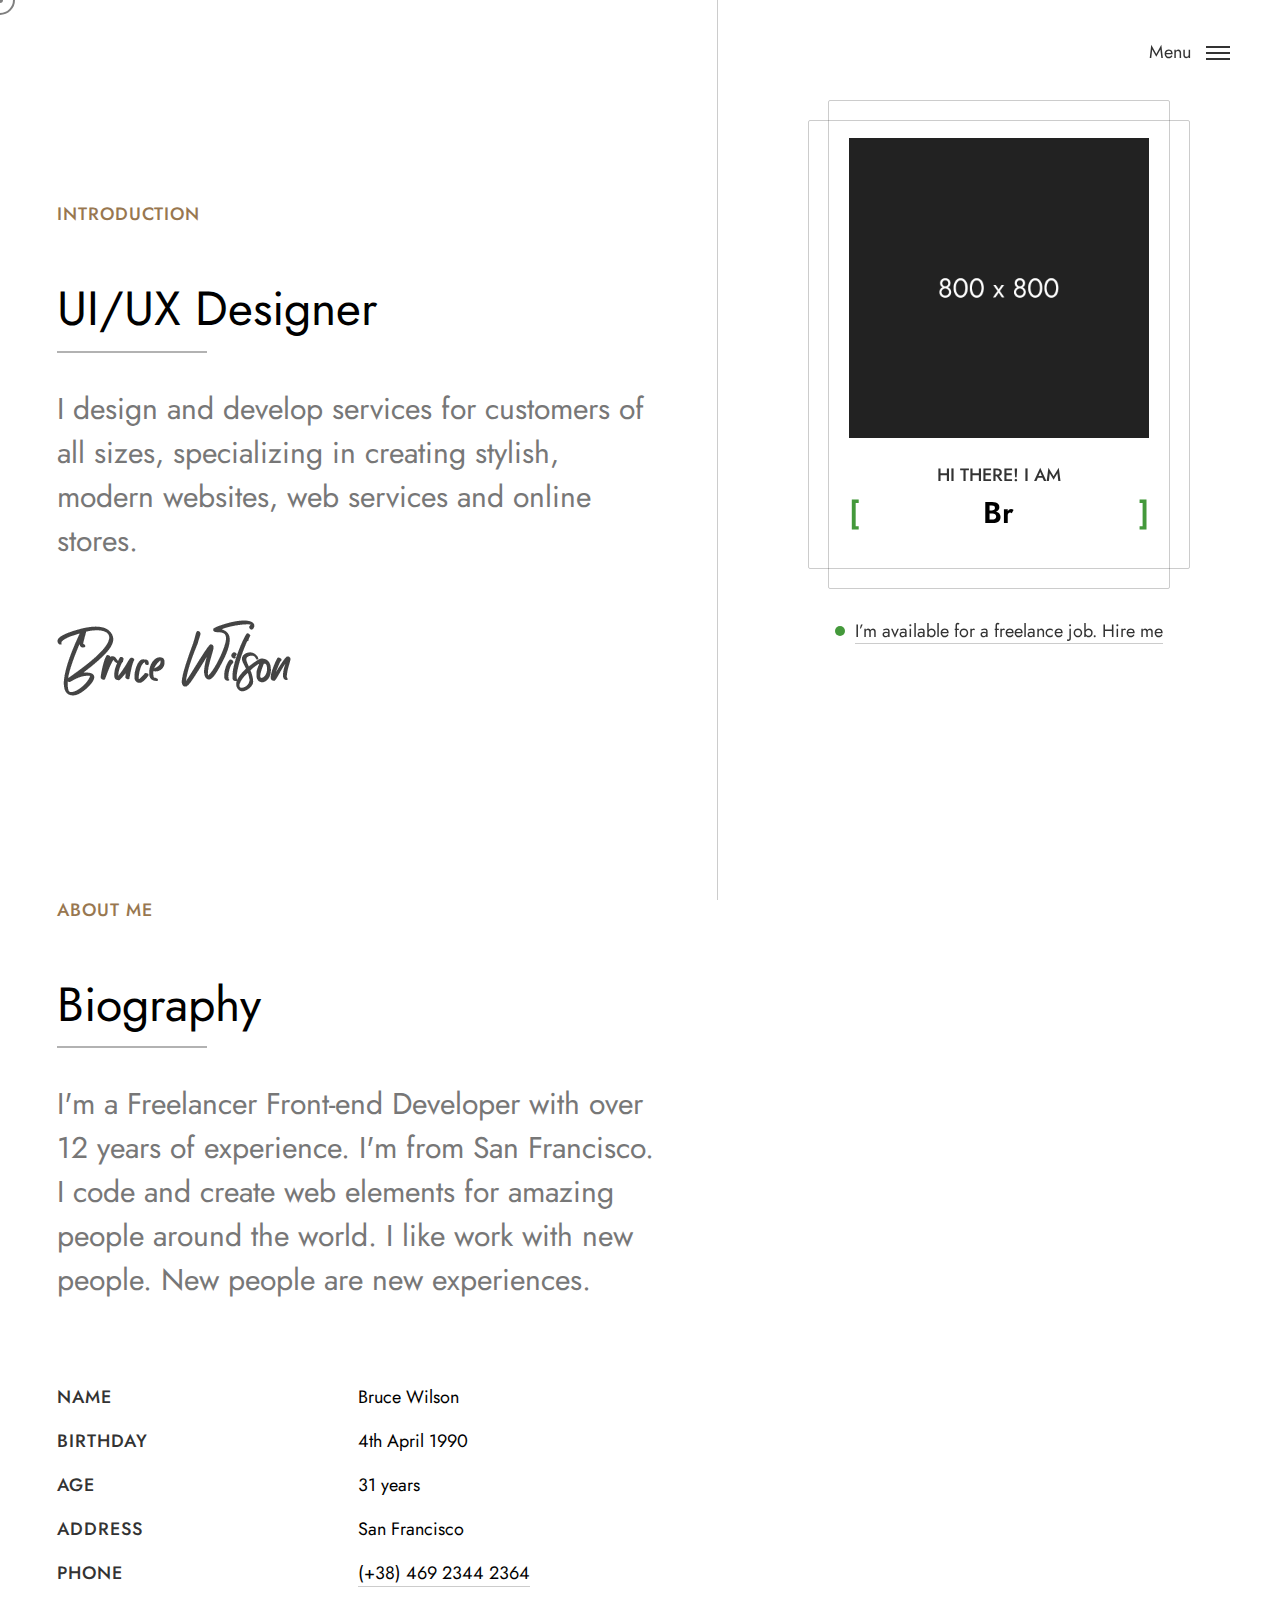
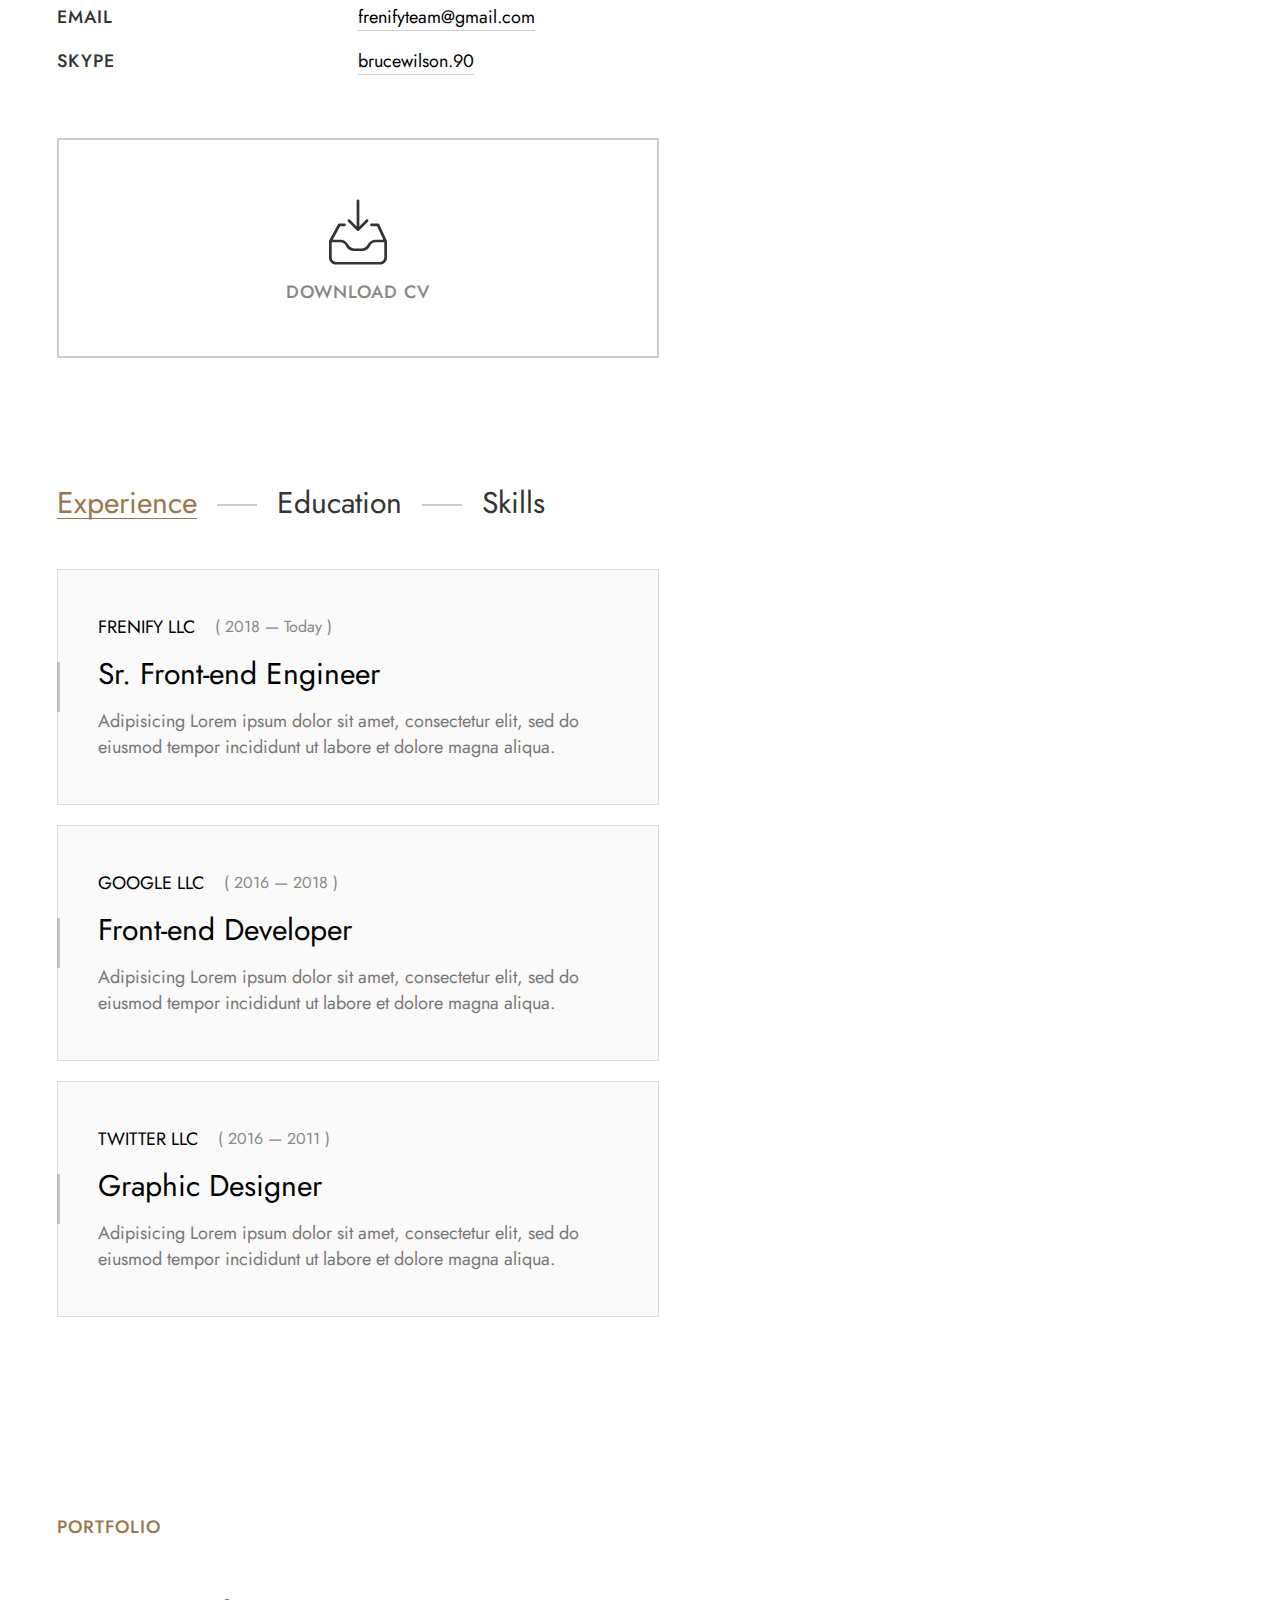
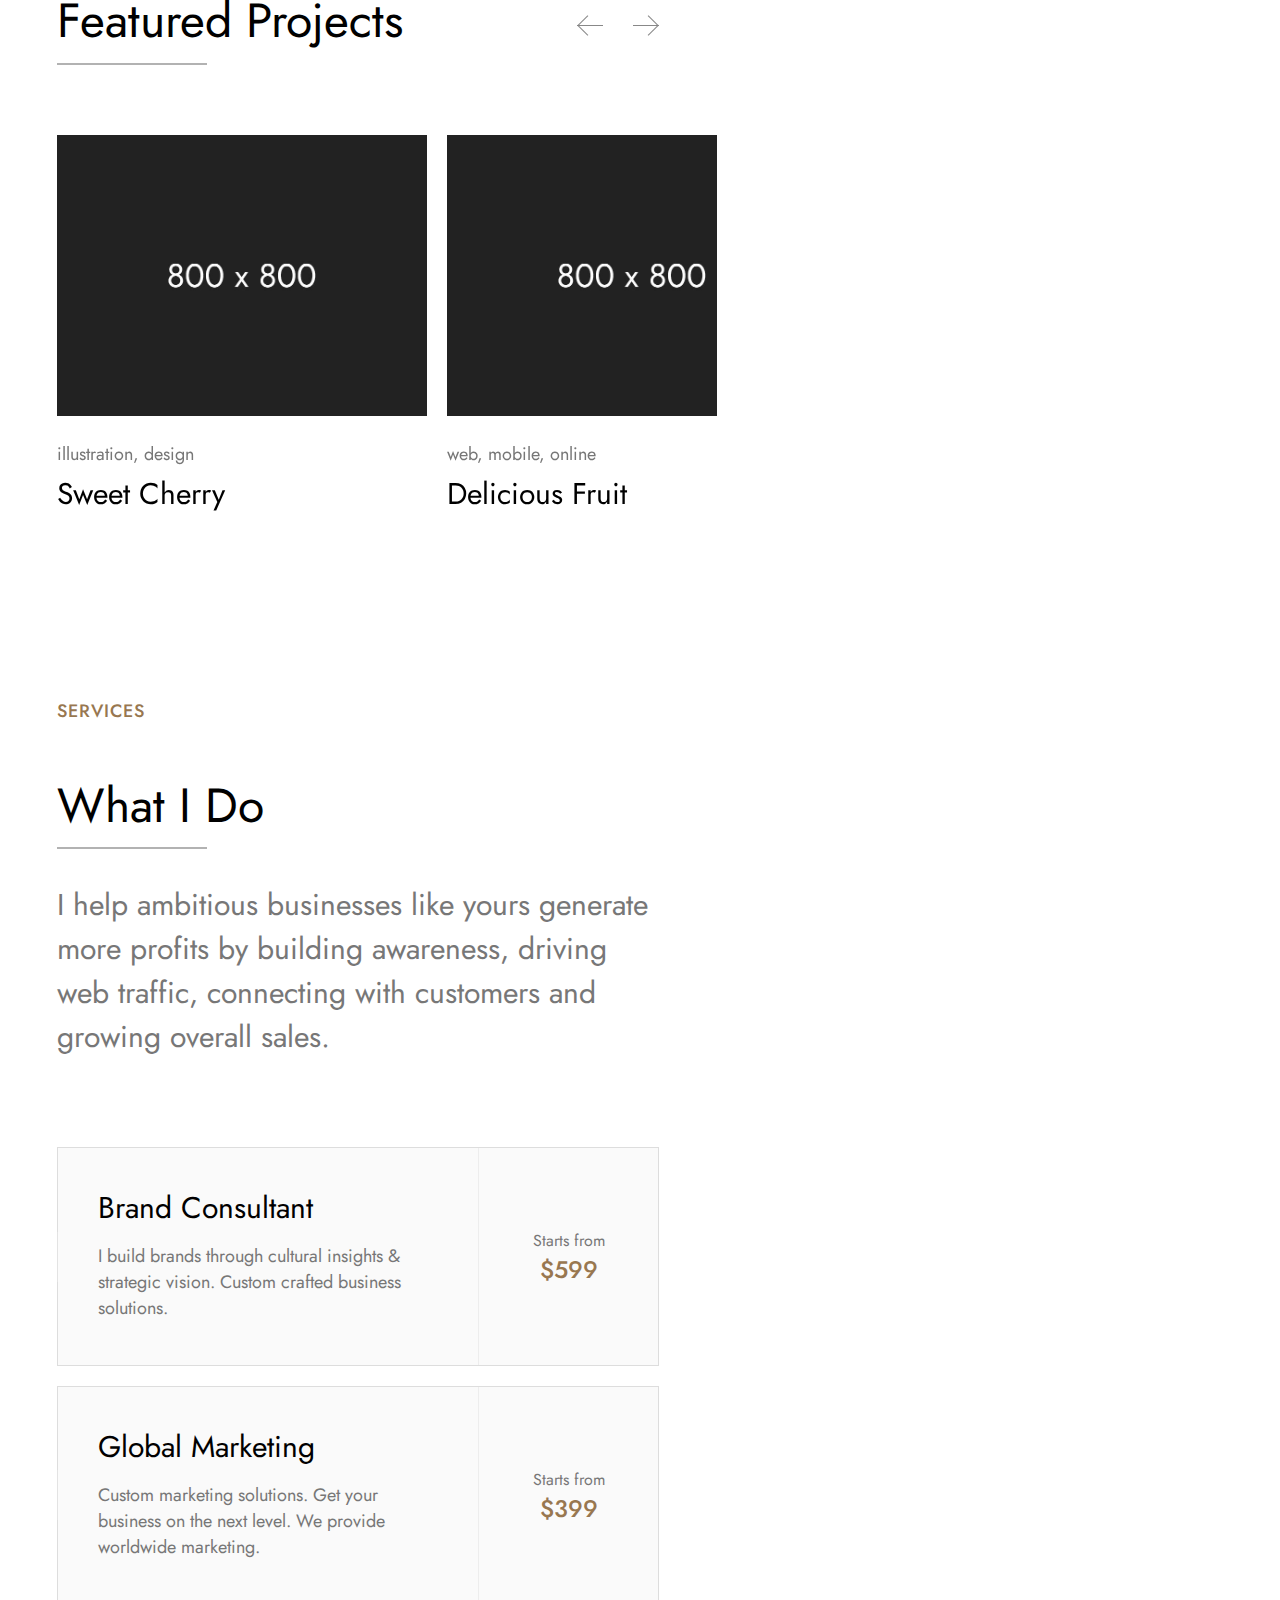
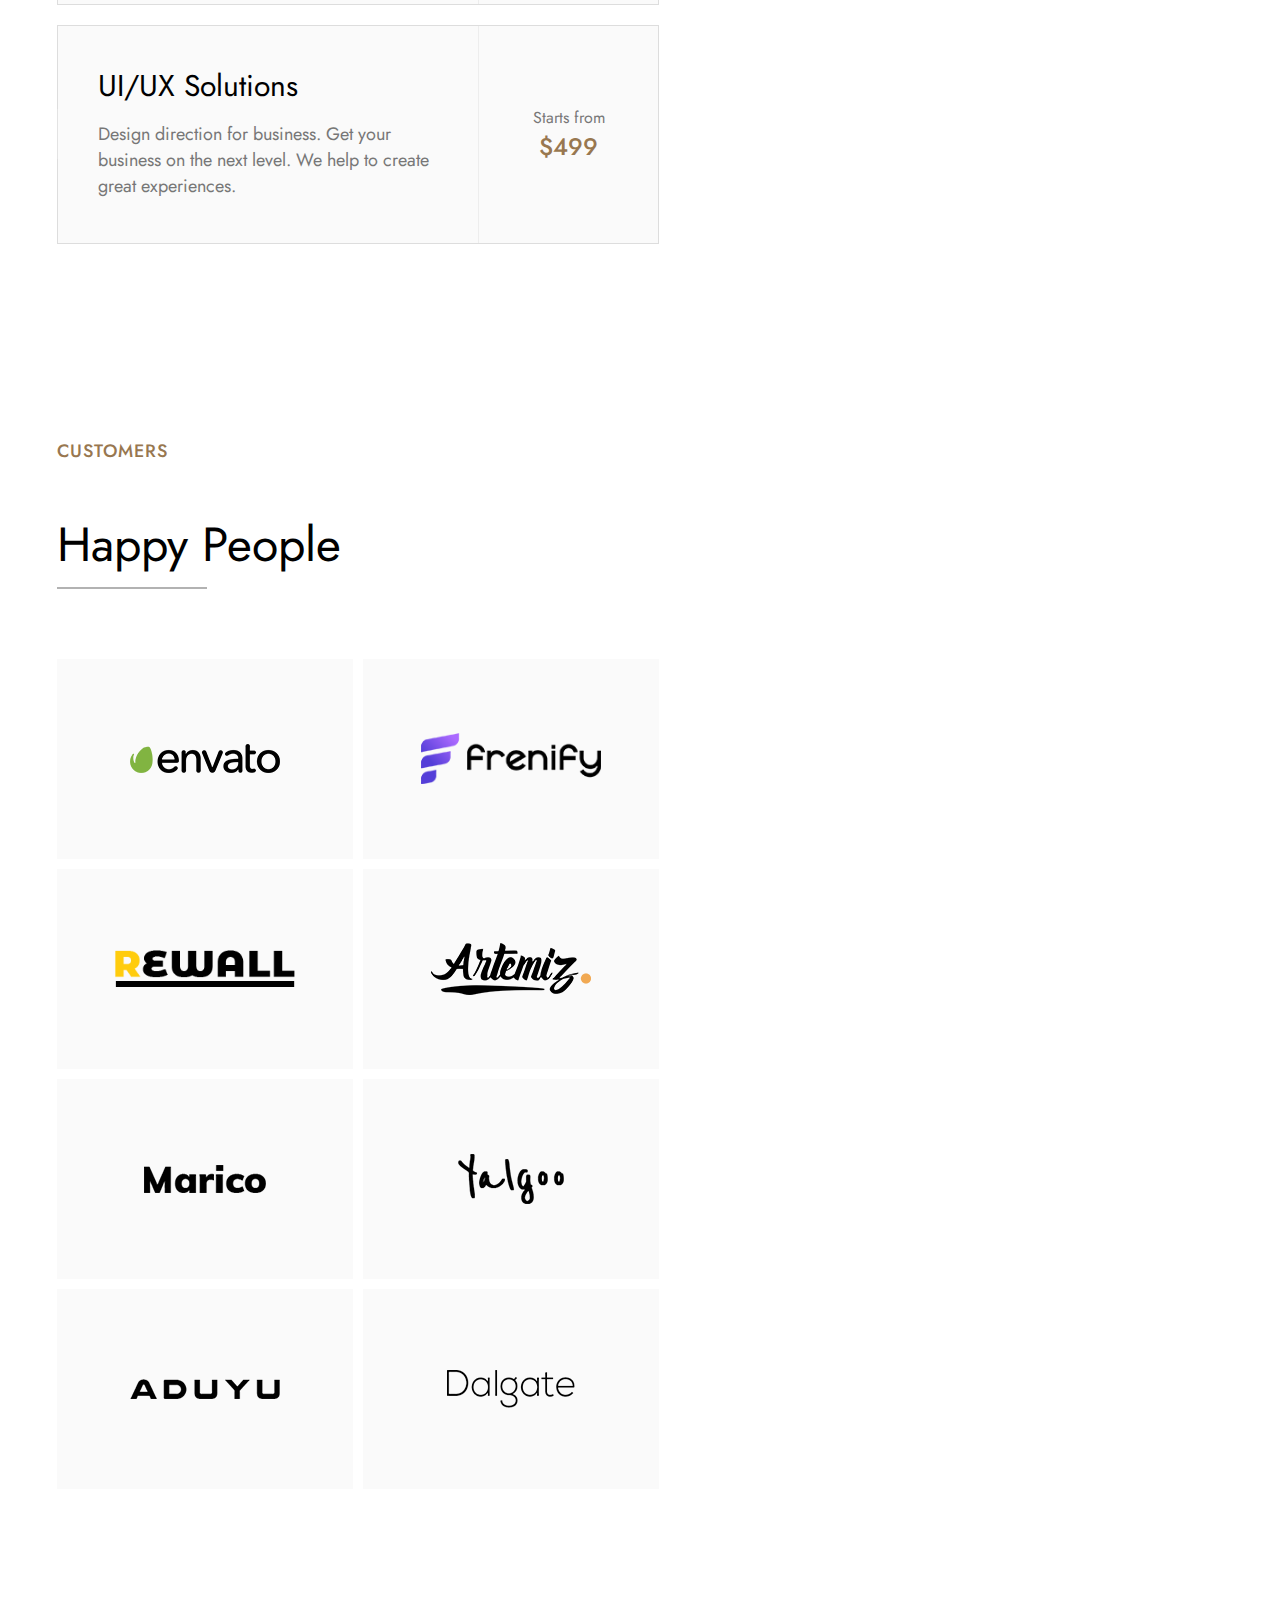
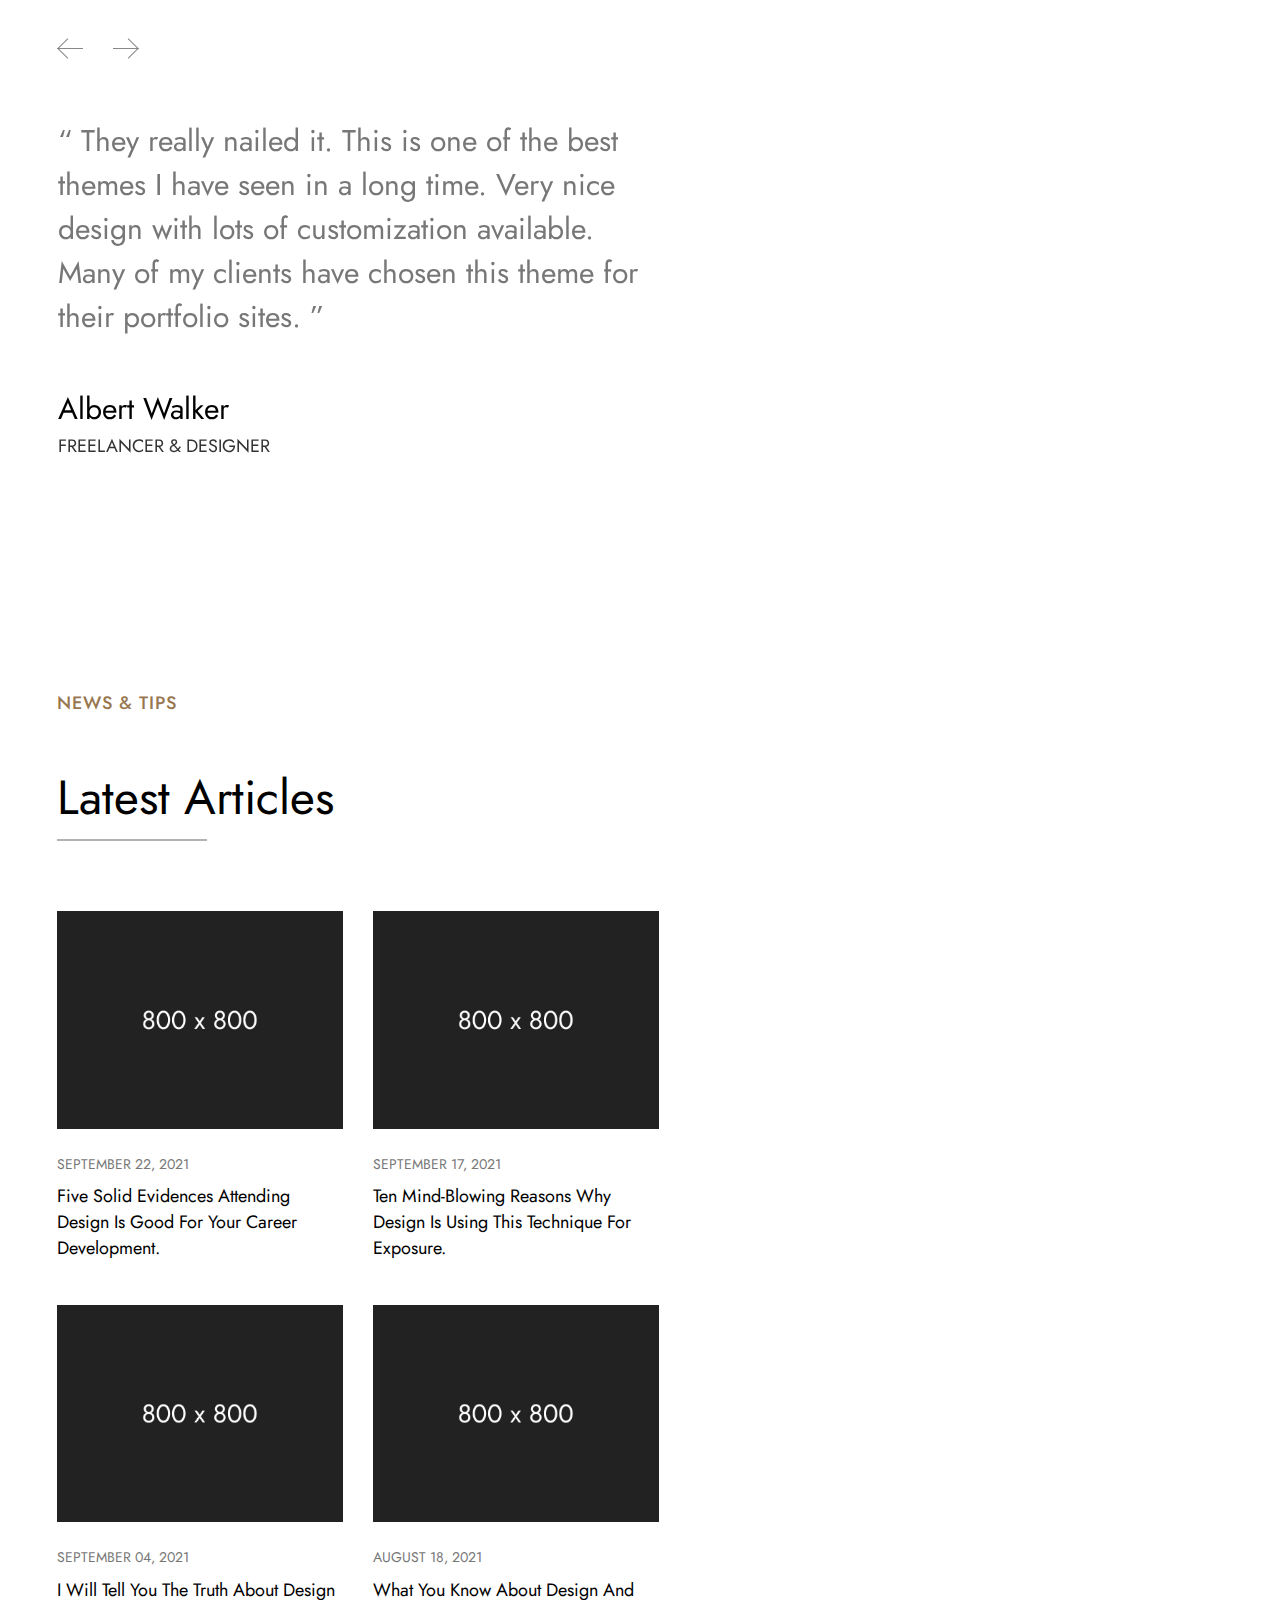
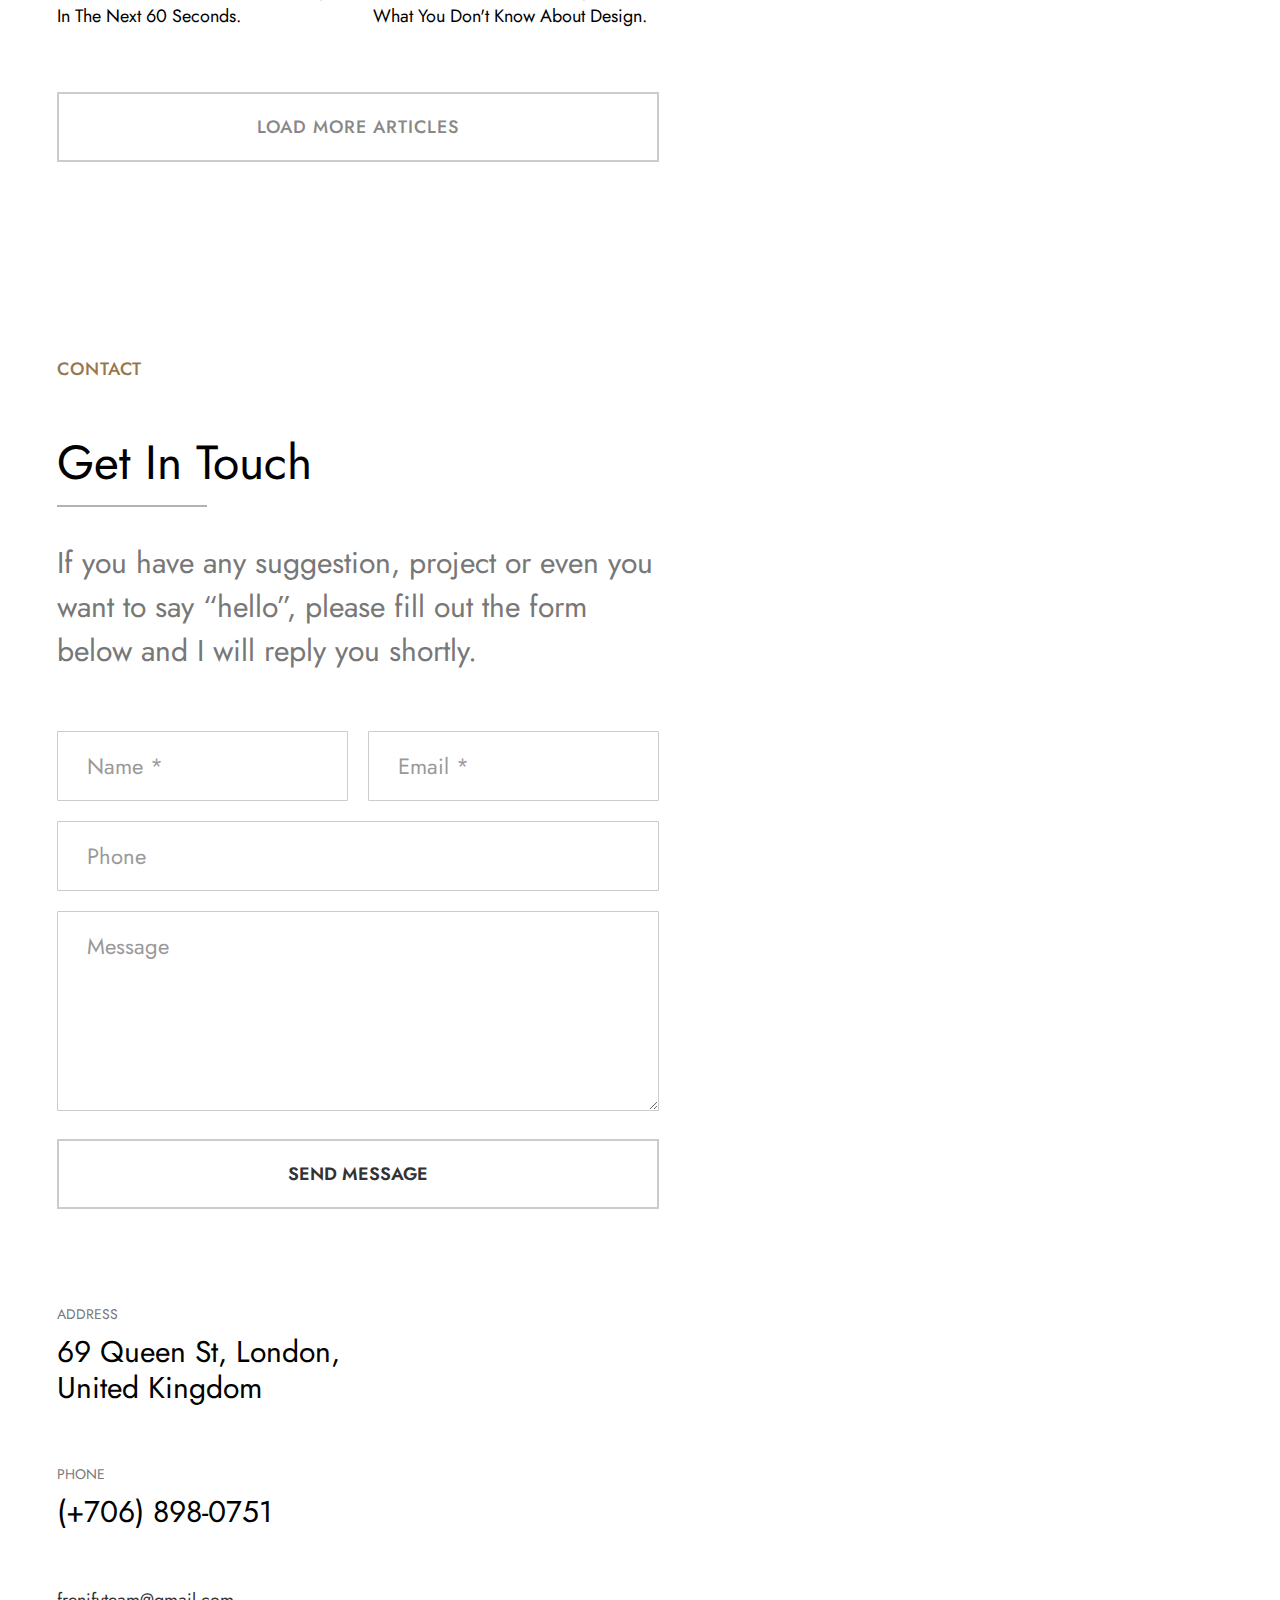
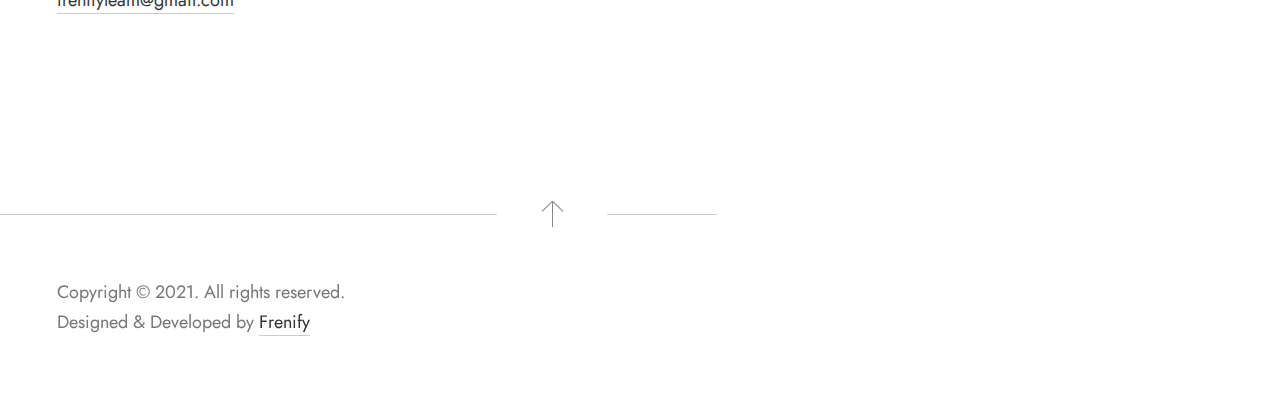
<file: index-light.html>
<!DOCTYPE html>
<!--[if lt IE 7 ]><html class="ie ie6" lang="en"> <![endif]-->
<!--[if IE 7 ]><html class="ie ie7" lang="en"> <![endif]-->
<!--[if IE 8 ]><html class="ie ie8" lang="en"> <![endif]-->
<!--[if (gte IE 9)|!(IE)]><!--><html lang="en"> <!--<![endif]-->

<head>

<meta http-equiv="Content-Type" content="text/html; charset=utf-8" />

<meta name="description" content="Resumo">
<meta name="author" content="Frenify">

<meta name="viewport" content="width=device-width, initial-scale=1, maximum-scale=1">

<title>Resumo | Personal Portfolio HTML5 &amp; CSS3 Template</title>

<!-- Google Fonts -->
<link rel="preconnect" href="https://fonts.googleapis.com">
<link rel="preconnect" href="https://fonts.gstatic.com" crossorigin>
<link href="https://fonts.googleapis.com/css2?family=Jost:ital,wght@0,100;0,200;0,300;0,400;0,500;0,600;0,700;0,800;0,900;1,100;1,200;1,300;1,400;1,500;1,600;1,700;1,800;1,900&display=swap" rel="stylesheet">
<!-- /Google Fonts -->

<!-- Styles -->
<link type="text/css" rel="stylesheet" href="css/base.css?ver=3" />
<link type="text/css" rel="stylesheet" href="css/owl-carousel.css?ver=3" />
<link type="text/css" rel="stylesheet" href="css/style.css?ver=3" />
<!--[if lt IE 9]> <script src="js/modernizr.custom.js?ver=3"></script> <![endif]-->
<!-- /Styles -->

</head>

<body class="light">


<!-- Wrapper All -->
<div class="resumo_fn_wrapper">

	<!-- MODALBOX -->
	<div class="resumo_fn_modalbox">
		<a class="extra_closer" href="#"></a>
		<div class="box_inner">
			<a class="closer" href="#"><span></span></a>
			<div class="modal_content">
				
				<div class="modal_in">
					<!-- Content comes from JS -->
				</div>
				
				<div class="fn__nav" data-from="" data-index="">
					<a href="#" class="prev">
						<span class="text">Prev</span>
						<span class="arrow_wrapper"><span class="arrow"></span></span>
					</a>
					<a href="#" class="next">
						<span class="text">Next</span>
						<span class="arrow_wrapper"><span class="arrow"></span></span>
					</a>
				</div>
			</div>
		</div>
	</div>
	<!-- /MODALBOX --> 
	
	<div class="resumo_fn_content">
		
		<!-- Main Left Part -->
		<div class="resumo_fn_left">

			<!-- Page -->
			<div class="resumo_fn_page">


				<!-- Home Section -->
				<section id="home">
					<div class="container">
						<div class="roww">

							<!-- Main Title -->
							<div class="resumo_fn_main_title">
								<h3 class="subtitle">Introduction</h3>
								<h3 class="title">UI/UX Designer</h3>
								<p class="desc">I design and develop services for customers of all sizes, specializing in creating stylish, modern websites, web services and online stores.</p>
								<img src="img/signature.png" alt="">
							</div>
							<!-- /Main Title -->

						</div>
					</div>
				</section>
				<!-- /Home Section -->


				<!-- About Section -->
				<section id="about">
					<div class="container">
						<div class="roww">

							<!-- Main Title -->
							<div class="resumo_fn_main_title">
								<h3 class="subtitle">About Me</h3>
								<h3 class="title">Biography</h3>
								<p class="desc">I'm a Freelancer Front-end Developer with over 12 years of experience. I'm from San Francisco. I code and create web elements for amazing people around the world. I like work with new people. New people are new experiences.</p>
							</div>
							<!-- /Main Title -->

							<!-- About Information -->
							<div class="resumo_fn_about_info">
								<div class="about_left">
									<table>
										<tr>
											<th>Name</th>
											<th>Bruce Wilson</th>
										</tr>
										<tr>
											<th>Birthday</th>
											<th>4th April 1990</th>
										</tr>
										<tr>
											<th>Age</th>
											<th>31 years</th>
										</tr>
										<tr>
											<th>Address</th>
											<th>San Francisco</th>
										</tr>
										<tr>
											<th>Phone</th>
											<th><a href="tel:+3846923442364">(+38) 469 2344 2364</a></th>
										</tr>
										<tr>
											<th>Email</th>
											<th><a href="mailto:frenifyteam@gmail.com">frenifyteam@gmail.com</a></th>
										</tr>
										<tr>
											<th>Skype</th>
											<th><a href="skype:brucewilson.90">brucewilson.90</a></th>
										</tr>
									</table>
								</div>
								<div class="about_right">
									<!-- Download CV Button -->
									<div class="resumo_fn_cv_btn">
										<a href="img/cv.jpg" download>
											<span class="icon">
												<img src="svg/inbox.svg" alt="" class="fn__svg" />
												<img src="svg/arrow.svg" alt="" class="fn__svg arrow" />
											</span>
											<span>Download CV</span>
										</a>
									</div>
									<!-- /Download CV Button -->
								</div>
							</div>
							<!-- /About Information -->


							<!-- Tabs Shortcode -->
							<div class="resumo_fn_tabs">

								<!-- Tab: Header -->
								<div class="tab_header">
									<ul>
										<li class="active"><a href="#tab1">Experience</a></li>
										<li><a href="#tab2">Education</a></li>
										<li><a href="#tab3">Skills</a></li>
									</ul>
								</div>
								<!-- /Tab: Header -->

								<!-- Tab: Content -->
								<div class="tab_content">

									<!-- #1 tab content -->
									<div id="tab1" class="tab_item active">

										<!-- Boxed List -->
										<div class="resumo_fn_boxed_list">
											<ul>
												<li>
													<div class="item">
														<div class="item_top">
															<h5>Frenify  LLC</h5>
															<span>( 2018 — Today )</span>
														</div>
														<h3>Sr. Front-end Engineer</h3>
														<p>Adipisicing Lorem ipsum dolor sit amet, consectetur elit, sed do eiusmod tempor incididunt ut labore et dolore magna aliqua. </p>
													</div>
												</li>
												<li>
													<div class="item">
														<div class="item_top">
															<h5>Google  LLC</h5>
															<span>( 2016 — 2018 )</span>
														</div>
														<h3>Front-end Developer</h3>
														<p>Adipisicing Lorem ipsum dolor sit amet, consectetur elit, sed do eiusmod tempor incididunt ut labore et dolore magna aliqua. </p>
													</div>
												</li>
												<li>
													<div class="item">
														<div class="item_top">
															<h5>Twitter  LLC</h5>
															<span>( 2016 — 2011 )</span>
														</div>
														<h3>Graphic Designer</h3>
														<p>Adipisicing Lorem ipsum dolor sit amet, consectetur elit, sed do eiusmod tempor incididunt ut labore et dolore magna aliqua. </p>
													</div>
												</li>
											</ul>
										</div>
										<!-- /Boxed List -->

									</div>
									<!-- /#1 tab content -->

									<!-- #2 tab content -->
									<div id="tab2" class="tab_item">

										<!-- Boxed List -->
										<div class="resumo_fn_boxed_list">
											<ul>
												<li>
													<div class="item">
														<div class="item_top">
															<h5>Frenify University</h5>
															<span>( 2014 — 2017 )</span>
														</div>
														<h3>Computer Science</h3>
														<p>Adipisicing Lorem ipsum dolor sit amet, consectetur elit, sed do eiusmod tempor incididunt ut labore et dolore magna aliqua. </p>
													</div>
												</li>
												<li>
													<div class="item">
														<div class="item_top">
															<h5>Edu University</h5>
															<span>( 2011 — 2014 )</span>
														</div>
														<h3>Master Degree</h3>
														<p>Adipisicing Lorem ipsum dolor sit amet, consectetur elit, sed do eiusmod tempor incididunt ut labore et dolore magna aliqua. </p>
													</div>
												</li>
												<li>
													<div class="item">
														<div class="item_top">
															<h5>Clolumbia College</h5>
															<span>( 2007 — 2011 )</span>
														</div>
														<h3>Bachelor Degree</h3>
														<p>Adipisicing Lorem ipsum dolor sit amet, consectetur elit, sed do eiusmod tempor incididunt ut labore et dolore magna aliqua. </p>
													</div>
												</li>
											</ul>
										</div>
										<!-- /Boxed List -->

									</div>
									<!-- /#2 tab content -->

									<!-- #3 tab content -->
									<div id="tab3" class="tab_item">

										<!-- Progress Bar -->
										<div class="resumo_fn_progress_bar">

											<div class="progress_item" data-value="92">
												<div class="item_in">
													<h3 class="progress_title">Adobe Photoshop</h3>
													<span class="progress_percent"></span>
													<div class="bg_wrap"><div class="progress_bg"></div></div>
												</div>
											</div>

											<div class="progress_item" data-value="95">
												<div class="item_in">
													<h3 class="progress_title">HTML5 &amp; CSS3</h3>
													<span class="progress_percent"></span>
													<div class="bg_wrap"><div class="progress_bg"></div></div>
												</div>
											</div>

											<div class="progress_item" data-value="80">
												<div class="item_in">
													<h3 class="progress_title">WordPress</h3>
													<span class="progress_percent"></span>
													<div class="bg_wrap"><div class="progress_bg"></div></div>
												</div>
											</div>

											<div class="progress_item" data-value="85">
												<div class="item_in">
													<h3 class="progress_title">Adobe Illustrator</h3>
													<span class="progress_percent"></span>
													<div class="bg_wrap"><div class="progress_bg"></div></div>
												</div>
											</div>

										</div>
										<!-- /Progress Bar -->

										<!-- Description -->
										<div class="resumo_fn_desc">
											<p>A freelance creative designer with a love for minimal design, clean typography and well-written code, located in San Francisco. Provide high quality and cost effective offshore web and software development services. Wide range of web and software development services across the world.</p>
										</div>

									</div>
									<!-- /#2 tab content -->

								</div>
								<!-- /Tab: Content -->
							</div>
							<!-- /Tabs Shortcode -->


						</div>
					</div>
				</section>
				<!-- /About Section -->



				<!-- Portfolio Section -->
				<section id="portfolio">

					<div class="container">
						<div class="roww">
							<!-- Main Title -->
							<div class="resumo_fn_main_title">
								<div class="my__nav">
									<a href="#" class="prev"><span></span></a>
									<a href="#" class="next"><span></span></a>
								</div>
								<h3 class="subtitle">Portfolio</h3>
								<h3 class="title">Featured Projects</h3>
							</div>
							<!-- /Main Title -->
						</div>
					</div>

					<div class="container noright">
						<div class="roww">

							<div class="owl-carousel modal_items" data-from="portfolio" data-count="5">
								<div class="item modal_item" data-index="1">
									<div class="img_holder">
										<img src="img/thumb/square.jpg" alt="">
										<div class="abs_img" data-bg-img="img/portfolio/1.jpg"></div>
									</div>
									<div class="title_holder">
										<p>illustration, design</p>
										<h3><a href="#">Sweet Cherry</a></h3>
									</div>
									<div class="fn__hidden">
										<p class="fn__cat">illustration, design</p>
										<h3 class="fn__title">Sweet Cherry</h3>
										<div class="img_holder">
											<img src="img/thumb/square.jpg" alt="">
											<div class="abs_img" data-bg-img="img/portfolio/1.jpg"></div>
										</div>
										<p class="fn__desc">Sed ornare tellus a odio bibendum, at tristique sapien malesuada. Proin sagittis maximus accumsan. Class aptent taciti sociosqu ad litora torquent per conubia nostra, per inceptos himenaeos. Lorem ipsum dolor sit amet, consectetur adipiscing elit. Quisque gravida quam sit amet elit varius tempor. Pellentesque purus eros, blandit eu mollis vel, commodo eget orci. Proin vel hendrerit ex. Vivamus ut ex at nunc consectetur efficitur ut quis est. Proin posuere orci eget vulputate fringilla. Curabitur placerat massa eget efficitur cursus. Sed sollicitudin rhoncus blandit. Nam accumsan vestibulum enim. Sed rutrum eu leo pellentesque lobortis. Integer ornare fringilla arcu, eu mattis risus convallis in.</p>
										<p class="fn__desc">Quisque dui metus, eleifend at enim ac, imperdiet sagittis dolor. Vestibulum ipsum quam, feugiat non velit sit amet, pulvinar varius nisl. Mauris tristique, ipsum sit amet lacinia congue, mauris magna tempus nibh, in mollis eros enim a tortor. Morbi enim arcu, tristique vitae mi nec, hendrerit pharetra metus. Phasellus id feugiat purus. In vel elit eu lacus ultrices feugiat. Etiam at aliquet mi. Nunc sit amet libero sit amet lectus pellentesque sagittis. Curabitur blandit ante quis erat dapibus viverra. Maecenas consequat pulvinar pulvinar. Donec in aliquam arcu. Donec eu laoreet dolor. Ut nisi lectus, pulvinar ac mattis quis, pretium ac nulla. Morbi sed ligula ultrices, ornare mauris id, auctor arcu. Sed pellentesque ex sed erat faucibus, ultrices vehicula ex dapibus. Aenean venenatis metus eros, vel faucibus lorem porttitor eu.</p>
										<p class="fn__desc">Sed porttitor augue erat, vitae convallis odio viverra id. In nec finibus elit. Nullam ac sodales nunc, vel sagittis elit. Ut condimentum ex ipsum, eu ornare odio aliquam eu. Ut iaculis eros quam, eu bibendum tellus convallis quis. Donec sapien risus, consequat ut magna nec, interdum porta nisl. Vivamus pulvinar hendrerit finibus. Nunc molestie lacinia risus, id mattis nunc euismod ac. Nam eu orci felis. Quisque ut elementum quam. Vivamus pulvinar nisi nunc, ut faucibus turpis tincidunt eget. Fusce nec ex quis odio laoreet consequat. Duis faucibus metus id feugiat sodales. Sed eu ligula eget quam ultricies tincidunt. Morbi sodales nunc ultrices justo pellentesque, ac mattis mi sagittis. Morbi ut consectetur neque.</p>
									</div>
								</div>
								<div class="item modal_item" data-index="2">
									<div class="img_holder">
										<img src="img/thumb/square.jpg" alt="">
										<div class="abs_img" data-bg-img="img/portfolio/2.jpg"></div>
									</div>
									<div class="title_holder">
										<p>web, mobile, online</p>
										<h3><a href="#">Delicious Fruit</a></h3>
									</div>
									<div class="fn__hidden">
										<p class="fn__cat">web, mobile, online</p>
										<h3 class="fn__title">Delicious Fruit</h3>
										<div class="img_holder">
											<img src="img/thumb/square.jpg" alt="">
											<div class="abs_img" data-bg-img="img/portfolio/2.jpg"></div>
										</div>
										<p class="fn__desc">Sed ornare tellus a odio bibendum, at tristique sapien malesuada. Proin sagittis maximus accumsan. Class aptent taciti sociosqu ad litora torquent per conubia nostra, per inceptos himenaeos. Lorem ipsum dolor sit amet, consectetur adipiscing elit. Quisque gravida quam sit amet elit varius tempor. Pellentesque purus eros, blandit eu mollis vel, commodo eget orci. Proin vel hendrerit ex. Vivamus ut ex at nunc consectetur efficitur ut quis est. Proin posuere orci eget vulputate fringilla. Curabitur placerat massa eget efficitur cursus. Sed sollicitudin rhoncus blandit. Nam accumsan vestibulum enim. Sed rutrum eu leo pellentesque lobortis. Integer ornare fringilla arcu, eu mattis risus convallis in.</p>
										<p class="fn__desc">Quisque dui metus, eleifend at enim ac, imperdiet sagittis dolor. Vestibulum ipsum quam, feugiat non velit sit amet, pulvinar varius nisl. Mauris tristique, ipsum sit amet lacinia congue, mauris magna tempus nibh, in mollis eros enim a tortor. Morbi enim arcu, tristique vitae mi nec, hendrerit pharetra metus. Phasellus id feugiat purus. In vel elit eu lacus ultrices feugiat. Etiam at aliquet mi. Nunc sit amet libero sit amet lectus pellentesque sagittis. Curabitur blandit ante quis erat dapibus viverra. Maecenas consequat pulvinar pulvinar. Donec in aliquam arcu. Donec eu laoreet dolor. Ut nisi lectus, pulvinar ac mattis quis, pretium ac nulla. Morbi sed ligula ultrices, ornare mauris id, auctor arcu. Sed pellentesque ex sed erat faucibus, ultrices vehicula ex dapibus. Aenean venenatis metus eros, vel faucibus lorem porttitor eu.</p>
										<p class="fn__desc">Sed porttitor augue erat, vitae convallis odio viverra id. In nec finibus elit. Nullam ac sodales nunc, vel sagittis elit. Ut condimentum ex ipsum, eu ornare odio aliquam eu. Ut iaculis eros quam, eu bibendum tellus convallis quis. Donec sapien risus, consequat ut magna nec, interdum porta nisl. Vivamus pulvinar hendrerit finibus. Nunc molestie lacinia risus, id mattis nunc euismod ac. Nam eu orci felis. Quisque ut elementum quam. Vivamus pulvinar nisi nunc, ut faucibus turpis tincidunt eget. Fusce nec ex quis odio laoreet consequat. Duis faucibus metus id feugiat sodales. Sed eu ligula eget quam ultricies tincidunt. Morbi sodales nunc ultrices justo pellentesque, ac mattis mi sagittis. Morbi ut consectetur neque.</p>
									</div>
								</div>
								<div class="item modal_item" data-index="3">
									<div class="img_holder">
										<img src="img/thumb/square.jpg" alt="">
										<div class="abs_img" data-bg-img="img/portfolio/3.jpg"></div>
									</div>
									<div class="title_holder">
										<p>design, vector</p>
										<h3><a href="#">Blue Lemon</a></h3>
									</div>
									<div class="fn__hidden">
										<p class="fn__cat">design, vector</p>
										<h3 class="fn__title">Blue Lemon</h3>
										<div class="img_holder">
											<img src="img/thumb/square.jpg" alt="">
											<div class="abs_img" data-bg-img="img/portfolio/3.jpg"></div>
										</div>
										<p class="fn__desc">Sed ornare tellus a odio bibendum, at tristique sapien malesuada. Proin sagittis maximus accumsan. Class aptent taciti sociosqu ad litora torquent per conubia nostra, per inceptos himenaeos. Lorem ipsum dolor sit amet, consectetur adipiscing elit. Quisque gravida quam sit amet elit varius tempor. Pellentesque purus eros, blandit eu mollis vel, commodo eget orci. Proin vel hendrerit ex. Vivamus ut ex at nunc consectetur efficitur ut quis est. Proin posuere orci eget vulputate fringilla. Curabitur placerat massa eget efficitur cursus. Sed sollicitudin rhoncus blandit. Nam accumsan vestibulum enim. Sed rutrum eu leo pellentesque lobortis. Integer ornare fringilla arcu, eu mattis risus convallis in.</p>
										<p class="fn__desc">Quisque dui metus, eleifend at enim ac, imperdiet sagittis dolor. Vestibulum ipsum quam, feugiat non velit sit amet, pulvinar varius nisl. Mauris tristique, ipsum sit amet lacinia congue, mauris magna tempus nibh, in mollis eros enim a tortor. Morbi enim arcu, tristique vitae mi nec, hendrerit pharetra metus. Phasellus id feugiat purus. In vel elit eu lacus ultrices feugiat. Etiam at aliquet mi. Nunc sit amet libero sit amet lectus pellentesque sagittis. Curabitur blandit ante quis erat dapibus viverra. Maecenas consequat pulvinar pulvinar. Donec in aliquam arcu. Donec eu laoreet dolor. Ut nisi lectus, pulvinar ac mattis quis, pretium ac nulla. Morbi sed ligula ultrices, ornare mauris id, auctor arcu. Sed pellentesque ex sed erat faucibus, ultrices vehicula ex dapibus. Aenean venenatis metus eros, vel faucibus lorem porttitor eu.</p>
										<p class="fn__desc">Sed porttitor augue erat, vitae convallis odio viverra id. In nec finibus elit. Nullam ac sodales nunc, vel sagittis elit. Ut condimentum ex ipsum, eu ornare odio aliquam eu. Ut iaculis eros quam, eu bibendum tellus convallis quis. Donec sapien risus, consequat ut magna nec, interdum porta nisl. Vivamus pulvinar hendrerit finibus. Nunc molestie lacinia risus, id mattis nunc euismod ac. Nam eu orci felis. Quisque ut elementum quam. Vivamus pulvinar nisi nunc, ut faucibus turpis tincidunt eget. Fusce nec ex quis odio laoreet consequat. Duis faucibus metus id feugiat sodales. Sed eu ligula eget quam ultricies tincidunt. Morbi sodales nunc ultrices justo pellentesque, ac mattis mi sagittis. Morbi ut consectetur neque.</p>
									</div>
								</div>
								<div class="item modal_item" data-index="4">
									<div class="img_holder">
										<img src="img/thumb/square.jpg" alt="">
										<div class="abs_img" data-bg-img="img/portfolio/4.jpg"></div>
									</div>
									<div class="title_holder">
										<p>mobile, design</p>
										<h3><a href="#">Yellow Phone</a></h3>
									</div>
									<div class="fn__hidden">
										<p class="fn__cat">mobile, design</p>
										<h3 class="fn__title">Yellow Phone</h3>
										<div class="img_holder">
											<img src="img/thumb/square.jpg" alt="">
											<div class="abs_img" data-bg-img="img/portfolio/4.jpg"></div>
										</div>
										<p class="fn__desc">Sed ornare tellus a odio bibendum, at tristique sapien malesuada. Proin sagittis maximus accumsan. Class aptent taciti sociosqu ad litora torquent per conubia nostra, per inceptos himenaeos. Lorem ipsum dolor sit amet, consectetur adipiscing elit. Quisque gravida quam sit amet elit varius tempor. Pellentesque purus eros, blandit eu mollis vel, commodo eget orci. Proin vel hendrerit ex. Vivamus ut ex at nunc consectetur efficitur ut quis est. Proin posuere orci eget vulputate fringilla. Curabitur placerat massa eget efficitur cursus. Sed sollicitudin rhoncus blandit. Nam accumsan vestibulum enim. Sed rutrum eu leo pellentesque lobortis. Integer ornare fringilla arcu, eu mattis risus convallis in.</p>
										<p class="fn__desc">Quisque dui metus, eleifend at enim ac, imperdiet sagittis dolor. Vestibulum ipsum quam, feugiat non velit sit amet, pulvinar varius nisl. Mauris tristique, ipsum sit amet lacinia congue, mauris magna tempus nibh, in mollis eros enim a tortor. Morbi enim arcu, tristique vitae mi nec, hendrerit pharetra metus. Phasellus id feugiat purus. In vel elit eu lacus ultrices feugiat. Etiam at aliquet mi. Nunc sit amet libero sit amet lectus pellentesque sagittis. Curabitur blandit ante quis erat dapibus viverra. Maecenas consequat pulvinar pulvinar. Donec in aliquam arcu. Donec eu laoreet dolor. Ut nisi lectus, pulvinar ac mattis quis, pretium ac nulla. Morbi sed ligula ultrices, ornare mauris id, auctor arcu. Sed pellentesque ex sed erat faucibus, ultrices vehicula ex dapibus. Aenean venenatis metus eros, vel faucibus lorem porttitor eu.</p>
										<p class="fn__desc">Sed porttitor augue erat, vitae convallis odio viverra id. In nec finibus elit. Nullam ac sodales nunc, vel sagittis elit. Ut condimentum ex ipsum, eu ornare odio aliquam eu. Ut iaculis eros quam, eu bibendum tellus convallis quis. Donec sapien risus, consequat ut magna nec, interdum porta nisl. Vivamus pulvinar hendrerit finibus. Nunc molestie lacinia risus, id mattis nunc euismod ac. Nam eu orci felis. Quisque ut elementum quam. Vivamus pulvinar nisi nunc, ut faucibus turpis tincidunt eget. Fusce nec ex quis odio laoreet consequat. Duis faucibus metus id feugiat sodales. Sed eu ligula eget quam ultricies tincidunt. Morbi sodales nunc ultrices justo pellentesque, ac mattis mi sagittis. Morbi ut consectetur neque.</p>
									</div>
								</div>
								<div class="item modal_item" data-index="5">
									<div class="img_holder">
										<img src="img/thumb/square.jpg" alt="">
										<div class="abs_img" data-bg-img="img/portfolio/5.jpg"></div>
									</div>
									<div class="title_holder">
										<p>mobile, design</p>
										<h3><a href="#">Ice Cream</a></h3>
									</div>
									<div class="fn__hidden">
										<p class="fn__cat">mobile, design</p>
										<h3 class="fn__title">Ice Cream</h3>
										<div class="img_holder">
											<img src="img/thumb/square.jpg" alt="">
											<div class="abs_img" data-bg-img="img/portfolio/5.jpg"></div>
										</div>
										<p class="fn__desc">Sed ornare tellus a odio bibendum, at tristique sapien malesuada. Proin sagittis maximus accumsan. Class aptent taciti sociosqu ad litora torquent per conubia nostra, per inceptos himenaeos. Lorem ipsum dolor sit amet, consectetur adipiscing elit. Quisque gravida quam sit amet elit varius tempor. Pellentesque purus eros, blandit eu mollis vel, commodo eget orci. Proin vel hendrerit ex. Vivamus ut ex at nunc consectetur efficitur ut quis est. Proin posuere orci eget vulputate fringilla. Curabitur placerat massa eget efficitur cursus. Sed sollicitudin rhoncus blandit. Nam accumsan vestibulum enim. Sed rutrum eu leo pellentesque lobortis. Integer ornare fringilla arcu, eu mattis risus convallis in.</p>
										<p class="fn__desc">Quisque dui metus, eleifend at enim ac, imperdiet sagittis dolor. Vestibulum ipsum quam, feugiat non velit sit amet, pulvinar varius nisl. Mauris tristique, ipsum sit amet lacinia congue, mauris magna tempus nibh, in mollis eros enim a tortor. Morbi enim arcu, tristique vitae mi nec, hendrerit pharetra metus. Phasellus id feugiat purus. In vel elit eu lacus ultrices feugiat. Etiam at aliquet mi. Nunc sit amet libero sit amet lectus pellentesque sagittis. Curabitur blandit ante quis erat dapibus viverra. Maecenas consequat pulvinar pulvinar. Donec in aliquam arcu. Donec eu laoreet dolor. Ut nisi lectus, pulvinar ac mattis quis, pretium ac nulla. Morbi sed ligula ultrices, ornare mauris id, auctor arcu. Sed pellentesque ex sed erat faucibus, ultrices vehicula ex dapibus. Aenean venenatis metus eros, vel faucibus lorem porttitor eu.</p>
										<p class="fn__desc">Sed porttitor augue erat, vitae convallis odio viverra id. In nec finibus elit. Nullam ac sodales nunc, vel sagittis elit. Ut condimentum ex ipsum, eu ornare odio aliquam eu. Ut iaculis eros quam, eu bibendum tellus convallis quis. Donec sapien risus, consequat ut magna nec, interdum porta nisl. Vivamus pulvinar hendrerit finibus. Nunc molestie lacinia risus, id mattis nunc euismod ac. Nam eu orci felis. Quisque ut elementum quam. Vivamus pulvinar nisi nunc, ut faucibus turpis tincidunt eget. Fusce nec ex quis odio laoreet consequat. Duis faucibus metus id feugiat sodales. Sed eu ligula eget quam ultricies tincidunt. Morbi sodales nunc ultrices justo pellentesque, ac mattis mi sagittis. Morbi ut consectetur neque.</p>
									</div>
								</div>
							</div>

						</div>
					</div>

				</section>
				<!-- /Portfolio Section -->



				<!-- Services Section -->
				<section id="services">
					<div class="container">
						<div class="roww">

							<!-- Main Title -->
							<div class="resumo_fn_main_title">
								<h3 class="subtitle">Services</h3>
								<h3 class="title">What I Do</h3>
								<p class="desc">I help ambitious businesses like yours generate more profits by building awareness, driving web traffic, connecting with customers and growing overall sales.</p>
							</div>
							<!-- /Main Title -->


							<!-- Services List -->
							<div class="resumo_fn_service_list">
								<ul>
									<li>
										<div class="item">
											<div class="item_left">
												<h3>Brand Consultant</h3>
												<p>I build brands through cultural insights &amp; strategic vision. Custom crafted business solutions.</p>
											</div>
											<div class="item_right">
												<p>Starts from</p>
												<h3>$599</h3>
											</div>
										</div>
									</li>
									<li>
										<div class="item">
											<div class="item_left">
												<h3>Global Marketing</h3>
												<p>Custom marketing solutions. Get your business on the next level. We provide worldwide marketing.</p>
											</div>
											<div class="item_right">
												<p>Starts from</p>
												<h3>$399</h3>
											</div>
										</div>
									</li>
									<li>
										<div class="item">
											<div class="item_left">
												<h3>UI/UX Solutions</h3>
												<p>Design direction for business. Get your business on the next level. We help to create great experiences.</p>
											</div>
											<div class="item_right">
												<p>Starts from</p>
												<h3>$499</h3>
											</div>
										</div>
									</li>
								</ul>
							</div>
							<!-- /Services List -->

						</div>
					</div>
				</section>
				<!-- /Services Section -->



				<!-- Customers Section -->
				<section id="customers">
					<div class="container">
						<div class="roww">

							<!-- Main Title -->
							<div class="resumo_fn_main_title">
								<h3 class="subtitle">Customers</h3>
								<h3 class="title">Happy People</h3>
							</div>
							<!-- /Main Title -->


							<!-- Partners -->
							<div class="resumo_fn_partners">
								<ul>
									<li><a href="https://envato.com/" target="_blank"><img src="img/partners/dark/1.png" alt=""></a></li>
									<li><a href="https://frenify.com/" target="_blank"><img src="img/partners/dark/2.png" alt=""></a></li>
									<li><a href="https://themeforest.net/item/rewall-personal-portfolio-template/34316546" target="_blank"><img src="img/partners/dark/3.png" alt=""></a></li>
									<li><a href="https://themeforest.net/item/artemiz-blog-podcast-wordpress-theme/28455063" target="_blank"><img src="img/partners/dark/4.png" alt=""></a></li>
									<li><a href="#" target="_blank"><img src="img/partners/dark/5.png" alt=""></a></li>
									<li><a href="#" target="_blank"><img src="img/partners/dark/6.png" alt=""></a></li>
									<li><a href="#" target="_blank"><img src="img/partners/dark/7.png" alt=""></a></li>
									<li><a href="#" target="_blank"><img src="img/partners/dark/8.png" alt=""></a></li>
								</ul>
							</div>
							<!-- /Partners -->


							<!-- Testimonials -->
							<div class="resumo_fn_testimonials">
								<div class="my__nav">
									<a href="#" class="prev"><span></span></a>
									<a href="#" class="next"><span></span></a>
								</div>
								<div class="owl-carousel">
									<div class="item">
										<div class="title_holder">
											<p class="desc">“ They really nailed it. This is one of the best themes I have seen in a long time. Very nice design with lots of customization available. Many of my clients have chosen this theme for their portfolio sites. ”</p>
											<h3 class="title">Albert Walker</h3>
											<h3 class="subtitle">Freelancer &amp; Designer</h3>
										</div>
									</div>
									<div class="item">
										<div class="title_holder">
											<p class="desc">“ This was exactly what I needed for my portfolio, and it looks great. I had a couple issues that support helped troubleshoot both via email and on the comments, which definitely made it worth the price. I'm very pleased with this purchase. ”</p>
											<h3 class="title">Anna Barbera</h3>
											<h3 class="subtitle">Photographer</h3>
										</div>
									</div>
									<div class="item">
										<div class="title_holder">
											<p class="desc">“ Had a problem with the layout after Installation- found no approach. The support reacted quickly and competently. And solved the problem between Elementor and a WordPress update. Great! ”</p>
											<h3 class="title">Dana Atkins</h3>
											<h3 class="subtitle">Customer</h3>
										</div>
									</div>
								</div>
							</div>
							<!-- /Testimonials -->



						</div>
					</div>
				</section>
				<!-- /Customers Section -->




				<!-- News Section -->
				<section id="news">
					<div class="container">
						<div class="roww">

							<!-- Main Title -->
							<div class="resumo_fn_main_title">
								<h3 class="subtitle">News &amp; Tips</h3>
								<h3 class="title">Latest Articles</h3>
							</div>
							<!-- /Main Title -->


							<!-- Blog List -->
							<div class="resumo_fn_blog_list">

								<ul class="modal_items" data-from="blog" data-count="5">
									<li>
										<div class="item modal_item" data-index="1">
											<div class="img_holder">
												<img src="img/thumb/square.jpg" alt="">
												<div class="abs_img" data-bg-img="img/blog/1.jpg"></div>
											</div>
											<div class="title_holder">
												<p>September 22, 2021</p>
												<h3><a href="#">Five Solid Evidences Attending Design Is Good For Your Career Development.</a></h3>
											</div>
											<div class="fn__hidden">
												<p class="fn__cat">September 22, 2021</p>
												<h3 class="fn__title">Five Solid Evidences Attending Design Is Good For Your Career Development.</h3>
												<div class="img_holder">
													<img src="img/thumb/square.jpg" alt="">
													<div class="abs_img" data-bg-img="img/blog/1.jpg"></div>
												</div>
												<p class="fn__desc">Sed ornare tellus a odio bibendum, at tristique sapien malesuada. Proin sagittis maximus accumsan. Class aptent taciti sociosqu ad litora torquent per conubia nostra, per inceptos himenaeos. Lorem ipsum dolor sit amet, consectetur adipiscing elit. Quisque gravida quam sit amet elit varius tempor. Pellentesque purus eros, blandit eu mollis vel, commodo eget orci. Proin vel hendrerit ex. Vivamus ut ex at nunc consectetur efficitur ut quis est. Proin posuere orci eget vulputate fringilla. Curabitur placerat massa eget efficitur cursus. Sed sollicitudin rhoncus blandit. Nam accumsan vestibulum enim. Sed rutrum eu leo pellentesque lobortis. Integer ornare fringilla arcu, eu mattis risus convallis in.</p>
												<p class="fn__desc">Quisque dui metus, eleifend at enim ac, imperdiet sagittis dolor. Vestibulum ipsum quam, feugiat non velit sit amet, pulvinar varius nisl. Mauris tristique, ipsum sit amet lacinia congue, mauris magna tempus nibh, in mollis eros enim a tortor. Morbi enim arcu, tristique vitae mi nec, hendrerit pharetra metus. Phasellus id feugiat purus. In vel elit eu lacus ultrices feugiat. Etiam at aliquet mi. Nunc sit amet libero sit amet lectus pellentesque sagittis. Curabitur blandit ante quis erat dapibus viverra. Maecenas consequat pulvinar pulvinar. Donec in aliquam arcu. Donec eu laoreet dolor. Ut nisi lectus, pulvinar ac mattis quis, pretium ac nulla. Morbi sed ligula ultrices, ornare mauris id, auctor arcu. Sed pellentesque ex sed erat faucibus, ultrices vehicula ex dapibus. Aenean venenatis metus eros, vel faucibus lorem porttitor eu.</p>
												<p class="fn__desc">Sed porttitor augue erat, vitae convallis odio viverra id. In nec finibus elit. Nullam ac sodales nunc, vel sagittis elit. Ut condimentum ex ipsum, eu ornare odio aliquam eu. Ut iaculis eros quam, eu bibendum tellus convallis quis. Donec sapien risus, consequat ut magna nec, interdum porta nisl. Vivamus pulvinar hendrerit finibus. Nunc molestie lacinia risus, id mattis nunc euismod ac. Nam eu orci felis. Quisque ut elementum quam. Vivamus pulvinar nisi nunc, ut faucibus turpis tincidunt eget. Fusce nec ex quis odio laoreet consequat. Duis faucibus metus id feugiat sodales. Sed eu ligula eget quam ultricies tincidunt. Morbi sodales nunc ultrices justo pellentesque, ac mattis mi sagittis. Morbi ut consectetur neque.</p>
											</div>
										</div>
									</li>
									<li>
										<div class="item modal_item" data-index="2">
											<div class="img_holder">
												<img src="img/thumb/square.jpg" alt="">
												<div class="abs_img" data-bg-img="img/blog/2.jpg"></div>
											</div>
											<div class="title_holder">
												<p>September 17, 2021</p>
												<h3><a href="#">Ten Mind-Blowing Reasons Why Design Is Using This Technique For Exposure.</a></h3>
											</div>
											<div class="fn__hidden">
												<p class="fn__cat">September 17, 2021</p>
												<h3 class="fn__title">Ten Mind-Blowing Reasons Why Design Is Using This Technique For Exposure.</h3>
												<div class="img_holder">
													<img src="img/thumb/square.jpg" alt="">
													<div class="abs_img" data-bg-img="img/blog/2.jpg"></div>
												</div>
												<p class="fn__desc">Sed ornare tellus a odio bibendum, at tristique sapien malesuada. Proin sagittis maximus accumsan. Class aptent taciti sociosqu ad litora torquent per conubia nostra, per inceptos himenaeos. Lorem ipsum dolor sit amet, consectetur adipiscing elit. Quisque gravida quam sit amet elit varius tempor. Pellentesque purus eros, blandit eu mollis vel, commodo eget orci. Proin vel hendrerit ex. Vivamus ut ex at nunc consectetur efficitur ut quis est. Proin posuere orci eget vulputate fringilla. Curabitur placerat massa eget efficitur cursus. Sed sollicitudin rhoncus blandit. Nam accumsan vestibulum enim. Sed rutrum eu leo pellentesque lobortis. Integer ornare fringilla arcu, eu mattis risus convallis in.</p>
												<p class="fn__desc">Quisque dui metus, eleifend at enim ac, imperdiet sagittis dolor. Vestibulum ipsum quam, feugiat non velit sit amet, pulvinar varius nisl. Mauris tristique, ipsum sit amet lacinia congue, mauris magna tempus nibh, in mollis eros enim a tortor. Morbi enim arcu, tristique vitae mi nec, hendrerit pharetra metus. Phasellus id feugiat purus. In vel elit eu lacus ultrices feugiat. Etiam at aliquet mi. Nunc sit amet libero sit amet lectus pellentesque sagittis. Curabitur blandit ante quis erat dapibus viverra. Maecenas consequat pulvinar pulvinar. Donec in aliquam arcu. Donec eu laoreet dolor. Ut nisi lectus, pulvinar ac mattis quis, pretium ac nulla. Morbi sed ligula ultrices, ornare mauris id, auctor arcu. Sed pellentesque ex sed erat faucibus, ultrices vehicula ex dapibus. Aenean venenatis metus eros, vel faucibus lorem porttitor eu.</p>
												<p class="fn__desc">Sed porttitor augue erat, vitae convallis odio viverra id. In nec finibus elit. Nullam ac sodales nunc, vel sagittis elit. Ut condimentum ex ipsum, eu ornare odio aliquam eu. Ut iaculis eros quam, eu bibendum tellus convallis quis. Donec sapien risus, consequat ut magna nec, interdum porta nisl. Vivamus pulvinar hendrerit finibus. Nunc molestie lacinia risus, id mattis nunc euismod ac. Nam eu orci felis. Quisque ut elementum quam. Vivamus pulvinar nisi nunc, ut faucibus turpis tincidunt eget. Fusce nec ex quis odio laoreet consequat. Duis faucibus metus id feugiat sodales. Sed eu ligula eget quam ultricies tincidunt. Morbi sodales nunc ultrices justo pellentesque, ac mattis mi sagittis. Morbi ut consectetur neque.</p>
											</div>
										</div>
									</li>
									<li>
										<div class="item modal_item" data-index="3">
											<div class="img_holder">
												<img src="img/thumb/square.jpg" alt="">
												<div class="abs_img" data-bg-img="img/blog/3.jpg"></div>
											</div>
											<div class="title_holder">
												<p>September 04, 2021</p>
												<h3><a href="#">I Will Tell You The Truth About Design In The Next 60 Seconds.</a></h3>
											</div>
											<div class="fn__hidden">
												<p class="fn__cat">September 04, 2021</p>
												<h3 class="fn__title">I Will Tell You The Truth About Design In The Next 60 Seconds.</h3>
												<div class="img_holder">
													<img src="img/thumb/square.jpg" alt="">
													<div class="abs_img" data-bg-img="img/blog/3.jpg"></div>
												</div>
												<p class="fn__desc">Sed ornare tellus a odio bibendum, at tristique sapien malesuada. Proin sagittis maximus accumsan. Class aptent taciti sociosqu ad litora torquent per conubia nostra, per inceptos himenaeos. Lorem ipsum dolor sit amet, consectetur adipiscing elit. Quisque gravida quam sit amet elit varius tempor. Pellentesque purus eros, blandit eu mollis vel, commodo eget orci. Proin vel hendrerit ex. Vivamus ut ex at nunc consectetur efficitur ut quis est. Proin posuere orci eget vulputate fringilla. Curabitur placerat massa eget efficitur cursus. Sed sollicitudin rhoncus blandit. Nam accumsan vestibulum enim. Sed rutrum eu leo pellentesque lobortis. Integer ornare fringilla arcu, eu mattis risus convallis in.</p>
												<p class="fn__desc">Quisque dui metus, eleifend at enim ac, imperdiet sagittis dolor. Vestibulum ipsum quam, feugiat non velit sit amet, pulvinar varius nisl. Mauris tristique, ipsum sit amet lacinia congue, mauris magna tempus nibh, in mollis eros enim a tortor. Morbi enim arcu, tristique vitae mi nec, hendrerit pharetra metus. Phasellus id feugiat purus. In vel elit eu lacus ultrices feugiat. Etiam at aliquet mi. Nunc sit amet libero sit amet lectus pellentesque sagittis. Curabitur blandit ante quis erat dapibus viverra. Maecenas consequat pulvinar pulvinar. Donec in aliquam arcu. Donec eu laoreet dolor. Ut nisi lectus, pulvinar ac mattis quis, pretium ac nulla. Morbi sed ligula ultrices, ornare mauris id, auctor arcu. Sed pellentesque ex sed erat faucibus, ultrices vehicula ex dapibus. Aenean venenatis metus eros, vel faucibus lorem porttitor eu.</p>
												<p class="fn__desc">Sed porttitor augue erat, vitae convallis odio viverra id. In nec finibus elit. Nullam ac sodales nunc, vel sagittis elit. Ut condimentum ex ipsum, eu ornare odio aliquam eu. Ut iaculis eros quam, eu bibendum tellus convallis quis. Donec sapien risus, consequat ut magna nec, interdum porta nisl. Vivamus pulvinar hendrerit finibus. Nunc molestie lacinia risus, id mattis nunc euismod ac. Nam eu orci felis. Quisque ut elementum quam. Vivamus pulvinar nisi nunc, ut faucibus turpis tincidunt eget. Fusce nec ex quis odio laoreet consequat. Duis faucibus metus id feugiat sodales. Sed eu ligula eget quam ultricies tincidunt. Morbi sodales nunc ultrices justo pellentesque, ac mattis mi sagittis. Morbi ut consectetur neque.</p>
											</div>
										</div>
									</li>
									<li>
										<div class="item modal_item" data-index="4">
											<div class="img_holder">
												<img src="img/thumb/square.jpg" alt="">
												<div class="abs_img" data-bg-img="img/blog/4.jpg"></div>
											</div>
											<div class="title_holder">
												<p>August 18, 2021</p>
												<h3><a href="#">What You Know About Design And What You Don't Know About Design.</a></h3>
											</div>
											<div class="fn__hidden">
												<p class="fn__cat">August 18, 2021</p>
												<h3 class="fn__title">What You Know About Design And What You Don't Know About Design.</h3>
												<div class="img_holder">
													<img src="img/thumb/square.jpg" alt="">
													<div class="abs_img" data-bg-img="img/blog/4.jpg"></div>
												</div>
												<p class="fn__desc">Sed ornare tellus a odio bibendum, at tristique sapien malesuada. Proin sagittis maximus accumsan. Class aptent taciti sociosqu ad litora torquent per conubia nostra, per inceptos himenaeos. Lorem ipsum dolor sit amet, consectetur adipiscing elit. Quisque gravida quam sit amet elit varius tempor. Pellentesque purus eros, blandit eu mollis vel, commodo eget orci. Proin vel hendrerit ex. Vivamus ut ex at nunc consectetur efficitur ut quis est. Proin posuere orci eget vulputate fringilla. Curabitur placerat massa eget efficitur cursus. Sed sollicitudin rhoncus blandit. Nam accumsan vestibulum enim. Sed rutrum eu leo pellentesque lobortis. Integer ornare fringilla arcu, eu mattis risus convallis in.</p>
												<p class="fn__desc">Quisque dui metus, eleifend at enim ac, imperdiet sagittis dolor. Vestibulum ipsum quam, feugiat non velit sit amet, pulvinar varius nisl. Mauris tristique, ipsum sit amet lacinia congue, mauris magna tempus nibh, in mollis eros enim a tortor. Morbi enim arcu, tristique vitae mi nec, hendrerit pharetra metus. Phasellus id feugiat purus. In vel elit eu lacus ultrices feugiat. Etiam at aliquet mi. Nunc sit amet libero sit amet lectus pellentesque sagittis. Curabitur blandit ante quis erat dapibus viverra. Maecenas consequat pulvinar pulvinar. Donec in aliquam arcu. Donec eu laoreet dolor. Ut nisi lectus, pulvinar ac mattis quis, pretium ac nulla. Morbi sed ligula ultrices, ornare mauris id, auctor arcu. Sed pellentesque ex sed erat faucibus, ultrices vehicula ex dapibus. Aenean venenatis metus eros, vel faucibus lorem porttitor eu.</p>
												<p class="fn__desc">Sed porttitor augue erat, vitae convallis odio viverra id. In nec finibus elit. Nullam ac sodales nunc, vel sagittis elit. Ut condimentum ex ipsum, eu ornare odio aliquam eu. Ut iaculis eros quam, eu bibendum tellus convallis quis. Donec sapien risus, consequat ut magna nec, interdum porta nisl. Vivamus pulvinar hendrerit finibus. Nunc molestie lacinia risus, id mattis nunc euismod ac. Nam eu orci felis. Quisque ut elementum quam. Vivamus pulvinar nisi nunc, ut faucibus turpis tincidunt eget. Fusce nec ex quis odio laoreet consequat. Duis faucibus metus id feugiat sodales. Sed eu ligula eget quam ultricies tincidunt. Morbi sodales nunc ultrices justo pellentesque, ac mattis mi sagittis. Morbi ut consectetur neque.</p>
											</div>
										</div>
									</li>
									<li class="be_animated">
										<div class="item modal_item" data-index="5">
											<div class="img_holder">
												<img src="img/thumb/square.jpg" alt="">
												<div class="abs_img" data-bg-img="img/blog/5.jpg"></div>
											</div>
											<div class="title_holder">
												<p>August 15, 2021</p>
												<h3><a href="#">Forgive Yourself for Not Being Perfect. Then Do It Again Tomorrow.</a></h3>
											</div>
											<div class="fn__hidden">
												<p class="fn__cat">August 15, 2021</p>
												<h3 class="fn__title">Forgive Yourself for Not Being Perfect. Then Do It Again Tomorrow.</h3>
												<div class="img_holder">
													<img src="img/thumb/square.jpg" alt="">
													<div class="abs_img" data-bg-img="img/blog/5.jpg"></div>
												</div>
												<p class="fn__desc">Sed ornare tellus a odio bibendum, at tristique sapien malesuada. Proin sagittis maximus accumsan. Class aptent taciti sociosqu ad litora torquent per conubia nostra, per inceptos himenaeos. Lorem ipsum dolor sit amet, consectetur adipiscing elit. Quisque gravida quam sit amet elit varius tempor. Pellentesque purus eros, blandit eu mollis vel, commodo eget orci. Proin vel hendrerit ex. Vivamus ut ex at nunc consectetur efficitur ut quis est. Proin posuere orci eget vulputate fringilla. Curabitur placerat massa eget efficitur cursus. Sed sollicitudin rhoncus blandit. Nam accumsan vestibulum enim. Sed rutrum eu leo pellentesque lobortis. Integer ornare fringilla arcu, eu mattis risus convallis in.</p>
												<p class="fn__desc">Quisque dui metus, eleifend at enim ac, imperdiet sagittis dolor. Vestibulum ipsum quam, feugiat non velit sit amet, pulvinar varius nisl. Mauris tristique, ipsum sit amet lacinia congue, mauris magna tempus nibh, in mollis eros enim a tortor. Morbi enim arcu, tristique vitae mi nec, hendrerit pharetra metus. Phasellus id feugiat purus. In vel elit eu lacus ultrices feugiat. Etiam at aliquet mi. Nunc sit amet libero sit amet lectus pellentesque sagittis. Curabitur blandit ante quis erat dapibus viverra. Maecenas consequat pulvinar pulvinar. Donec in aliquam arcu. Donec eu laoreet dolor. Ut nisi lectus, pulvinar ac mattis quis, pretium ac nulla. Morbi sed ligula ultrices, ornare mauris id, auctor arcu. Sed pellentesque ex sed erat faucibus, ultrices vehicula ex dapibus. Aenean venenatis metus eros, vel faucibus lorem porttitor eu.</p>
												<p class="fn__desc">Sed porttitor augue erat, vitae convallis odio viverra id. In nec finibus elit. Nullam ac sodales nunc, vel sagittis elit. Ut condimentum ex ipsum, eu ornare odio aliquam eu. Ut iaculis eros quam, eu bibendum tellus convallis quis. Donec sapien risus, consequat ut magna nec, interdum porta nisl. Vivamus pulvinar hendrerit finibus. Nunc molestie lacinia risus, id mattis nunc euismod ac. Nam eu orci felis. Quisque ut elementum quam. Vivamus pulvinar nisi nunc, ut faucibus turpis tincidunt eget. Fusce nec ex quis odio laoreet consequat. Duis faucibus metus id feugiat sodales. Sed eu ligula eget quam ultricies tincidunt. Morbi sodales nunc ultrices justo pellentesque, ac mattis mi sagittis. Morbi ut consectetur neque.</p>
											</div>
										</div>
									</li>
									<li class="be_animated">
										<div class="item modal_item" data-index="6">
											<div class="img_holder">
												<img src="img/thumb/square.jpg" alt="">
												<div class="abs_img" data-bg-img="img/blog/6.jpg"></div>
											</div>
											<div class="title_holder">
												<p>August 01, 2021</p>
												<h3><a href="#">Why Decorating Your Home Is Good for Your Mental Health</a></h3>
											</div>
											<div class="fn__hidden">
												<p class="fn__cat">August 01, 2021</p>
												<h3 class="fn__title">Why Decorating Your Home Is Good for Your Mental Health</h3>
												<div class="img_holder">
													<img src="img/thumb/square.jpg" alt="">
													<div class="abs_img" data-bg-img="img/blog/6.jpg"></div>
												</div>
												<p class="fn__desc">Sed ornare tellus a odio bibendum, at tristique sapien malesuada. Proin sagittis maximus accumsan. Class aptent taciti sociosqu ad litora torquent per conubia nostra, per inceptos himenaeos. Lorem ipsum dolor sit amet, consectetur adipiscing elit. Quisque gravida quam sit amet elit varius tempor. Pellentesque purus eros, blandit eu mollis vel, commodo eget orci. Proin vel hendrerit ex. Vivamus ut ex at nunc consectetur efficitur ut quis est. Proin posuere orci eget vulputate fringilla. Curabitur placerat massa eget efficitur cursus. Sed sollicitudin rhoncus blandit. Nam accumsan vestibulum enim. Sed rutrum eu leo pellentesque lobortis. Integer ornare fringilla arcu, eu mattis risus convallis in.</p>
												<p class="fn__desc">Quisque dui metus, eleifend at enim ac, imperdiet sagittis dolor. Vestibulum ipsum quam, feugiat non velit sit amet, pulvinar varius nisl. Mauris tristique, ipsum sit amet lacinia congue, mauris magna tempus nibh, in mollis eros enim a tortor. Morbi enim arcu, tristique vitae mi nec, hendrerit pharetra metus. Phasellus id feugiat purus. In vel elit eu lacus ultrices feugiat. Etiam at aliquet mi. Nunc sit amet libero sit amet lectus pellentesque sagittis. Curabitur blandit ante quis erat dapibus viverra. Maecenas consequat pulvinar pulvinar. Donec in aliquam arcu. Donec eu laoreet dolor. Ut nisi lectus, pulvinar ac mattis quis, pretium ac nulla. Morbi sed ligula ultrices, ornare mauris id, auctor arcu. Sed pellentesque ex sed erat faucibus, ultrices vehicula ex dapibus. Aenean venenatis metus eros, vel faucibus lorem porttitor eu.</p>
												<p class="fn__desc">Sed porttitor augue erat, vitae convallis odio viverra id. In nec finibus elit. Nullam ac sodales nunc, vel sagittis elit. Ut condimentum ex ipsum, eu ornare odio aliquam eu. Ut iaculis eros quam, eu bibendum tellus convallis quis. Donec sapien risus, consequat ut magna nec, interdum porta nisl. Vivamus pulvinar hendrerit finibus. Nunc molestie lacinia risus, id mattis nunc euismod ac. Nam eu orci felis. Quisque ut elementum quam. Vivamus pulvinar nisi nunc, ut faucibus turpis tincidunt eget. Fusce nec ex quis odio laoreet consequat. Duis faucibus metus id feugiat sodales. Sed eu ligula eget quam ultricies tincidunt. Morbi sodales nunc ultrices justo pellentesque, ac mattis mi sagittis. Morbi ut consectetur neque.</p>
											</div>
										</div>
									</li>
								</ul>

								<div class="clearfix"></div>

								<div class="load_more">
									<a href="#" data-done="Done" data-no="No more articles found">
										<span class="text">Load More Articles</span>
										<span class="fn__pulse">
											<span></span>
											<span></span>
											<span></span>
										</span>
									</a>
								</div>

							</div>
							<!-- /Blog List -->


						</div>
					</div>
				</section>
				<!-- /News Section -->


				<!-- Contact Section -->
				<section id="contact">
					<div class="container">
						<div class="roww resumo_fn_contact">

							<!-- Main Title -->
							<div class="resumo_fn_main_title">
								<h3 class="subtitle">Contact</h3>
								<h3 class="title">Get In Touch</h3>
								<p class="desc">If you have any suggestion, project or even you want to say “hello”, please fill out the form below and I will reply you shortly.</p>
							</div>
							<!-- /Main Title -->

							<!-- Contact Form -->
							<form class="contact_form" action="/" method="post" autocomplete="off" data-email="frenifyteam@gmail.com">

								<!--
									Don't remove below code in avoid to work contact form properly.
									You can chance dat-success value with your one. It will be used when user will try to contact via contact form and will get success message.
								-->
								<div class="success" data-success="Your message has been received, we will contact you soon."></div>
								<div class="empty_notice"><span>Please Fill Required Fields!</span></div>
								<!-- -->

								<div class="items_wrap">
									<div class="items">
										<div class="item half">
											<div class="input_wrapper">
												<input id="name" type="text" />
												<span class="moving_placeholder">Name *</span>
											</div>
										</div>
										<div class="item half">
											<div class="input_wrapper">
												<input id="email" type="email" />
												<span class="moving_placeholder">Email *</span>
											</div>
										</div>
										<div class="item">
											<div class="input_wrapper">
												<input id="phone" type="text" />
												<span class="moving_placeholder">Phone</span>
											</div>
										</div>
										<div class="item">
											<div class="input_wrapper">
												<textarea id="message"></textarea>
												<span class="moving_placeholder">Message</span>
											</div>
										</div>
										<div class="item">
											<a id="send_message" href="#">Send Message</a>
										</div>
									</div>
								</div>
							</form>
							<!-- /Contact Form -->

							<!-- Contact Info -->
							<div class="resumo_fn_contact_info">
								<p>Address</p>
								<h3>69 Queen St, London, United Kingdom</h3>
								<p>Phone</p>
								<h3><a href="tel:+7068980751">(+706) 898-0751</a></h3>
								<p><a class="fn__link" href="mailto:frenifyteam@gmail.com">frenifyteam@gmail.com</a></p>
							</div>
							<!-- /Contact Info -->

						</div>
					</div>
				</section>
				<!-- /Contact Section -->


			</div>
			<!-- /Page -->


			<footer id="footer">
				<div class="footer_top">
					<a href="#" class="resumo_fn_totop"><span></span></a>
				</div>
				<div class="footer_content">
					<div class="container">
						<p>Copyright © 2021. All rights reserved. <br />
						Designed &amp; Developed by <a class="fn__link" href="https://frenify.com/" target="_blank">Frenify</a></p>
					</div>
				</div>
			</footer>


		</div>
		<!-- /Main Left Part -->

		<!-- Main Right Part -->
		<div class="resumo_fn_right">

			<!-- Menu Triggger -->
			<a href="#" class="menu_trigger">
				<span class="text">Menu</span>
				<span class="hamb">
					<span></span>
					<span></span>
					<span></span>
				</span>
			</a>
			<!-- /Menu Triggger -->

			<!-- Panel Content -->
			<div class="right_in">
				<div class="right_top">
					<div class="border1"></div><div class="border2"></div>

					<div class="img_holder">
						<img src="img/thumb/square.jpg" alt="">
						<div class="abs_img" data-bg-img="img/right.jpg"></div>
					</div>
					<div class="title_holder">
						<h5>Hi There! I am</h5>
						<h3>
							<span class="animated_title">
								<span class="title_in">Bruce Wilson</span>
								<span class="title_in">Web Developer</span>
								<span class="title_in">Freelancer</span>
								<span class="title_in">Photographer</span>
							</span>
						</h3>
					</div>
				</div>
				<div class="right_bottom">
					<a href="#contact">
						<span class="circle"></span>
						<span class="text">I’m available for a freelance job. Hire me</span>
					</a>
				</div>
			</div>
			<!-- /Panel Content -->

		</div>
		<!-- /Main Right Part -->
	
	</div>
	
	<!-- Right Hidden Navigation -->
	<a href="#" class="resumo_fn_nav_overlay"></a>
	<div class="resumo_fn_navigation">
		<a href="#" class="closer"></a>
		
		<!-- Navigation Content -->
		<div class="nav_in">
			
			<nav id="nav">
				<h3 class="label">Menu</h3>
				<ul>
					<li><a href="#home">Home</a></li>
					<li><a href="#about">About</a></li>
					<li><a href="#portfolio">Portfolio</a></li>
					<li><a href="#services">Services</a></li>
					<li><a href="#customers">Customers</a></li>
					<li><a href="#news">News &amp; Tips</a></li>
					<li><a href="#contact">Contact</a></li>
				</ul>
			</nav>
			
			<div class="nav_footer">
				<div class="social">
					<ul>
						<li><a href="#" target="_blank"><img src="svg/social/twitter.svg" alt="" class="fn__svg"></a></li>
						<li><a href="#" target="_blank"><img src="svg/social/facebook.svg" alt="" class="fn__svg"></a></li>
						<li><a href="#" target="_blank"><img src="svg/social/instagram.svg" alt="" class="fn__svg"></a></li>
						<li><a href="#" target="_blank"><img src="svg/social/pinterest.svg" alt="" class="fn__svg"></a></li>
						<li><a href="#" target="_blank"><img src="svg/social/behance.svg" alt="" class="fn__svg"></a></li>
					</ul>
				</div>
				<div class="copyright">
					<a href="https://frenify.com/" target="_blank">Developed by Frenify</a>
				</div>
			</div>
			
		</div>
		<!-- /Navigation Content -->
		
	</div>
	<!-- /Right Hidden Navigation -->
	
	
	<div class="frenify-cursor cursor-outer" data-default="yes" data-link="yes" data-slider="yes"><span class="fn-cursor"></span></div>
	<div class="frenify-cursor cursor-inner" data-default="yes" data-link="yes" data-slider="yes"><span class="fn-cursor"><span class="fn-left"></span><span class="fn-right"></span></span></div>
	
</div>
<!-- /Wrapper All -->



<!-- Scripts -->
<script src="js/jquery.js?ver=3"></script>
<script src="js/typed.js?ver=3"></script>
<script src="js/owl-carousel.js?ver=3"></script>
<script src="js/waypoints.js?ver=3"></script>
<script src="js/nicescroll.js?ver=3"></script>
<!--[if lt IE 10]> <script src="js/ie8.js?ver=3"></script> <![endif]-->
<script src="js/init.js?ver=3"></script>
<!-- /Scripts -->

</body>
</html>
</file>
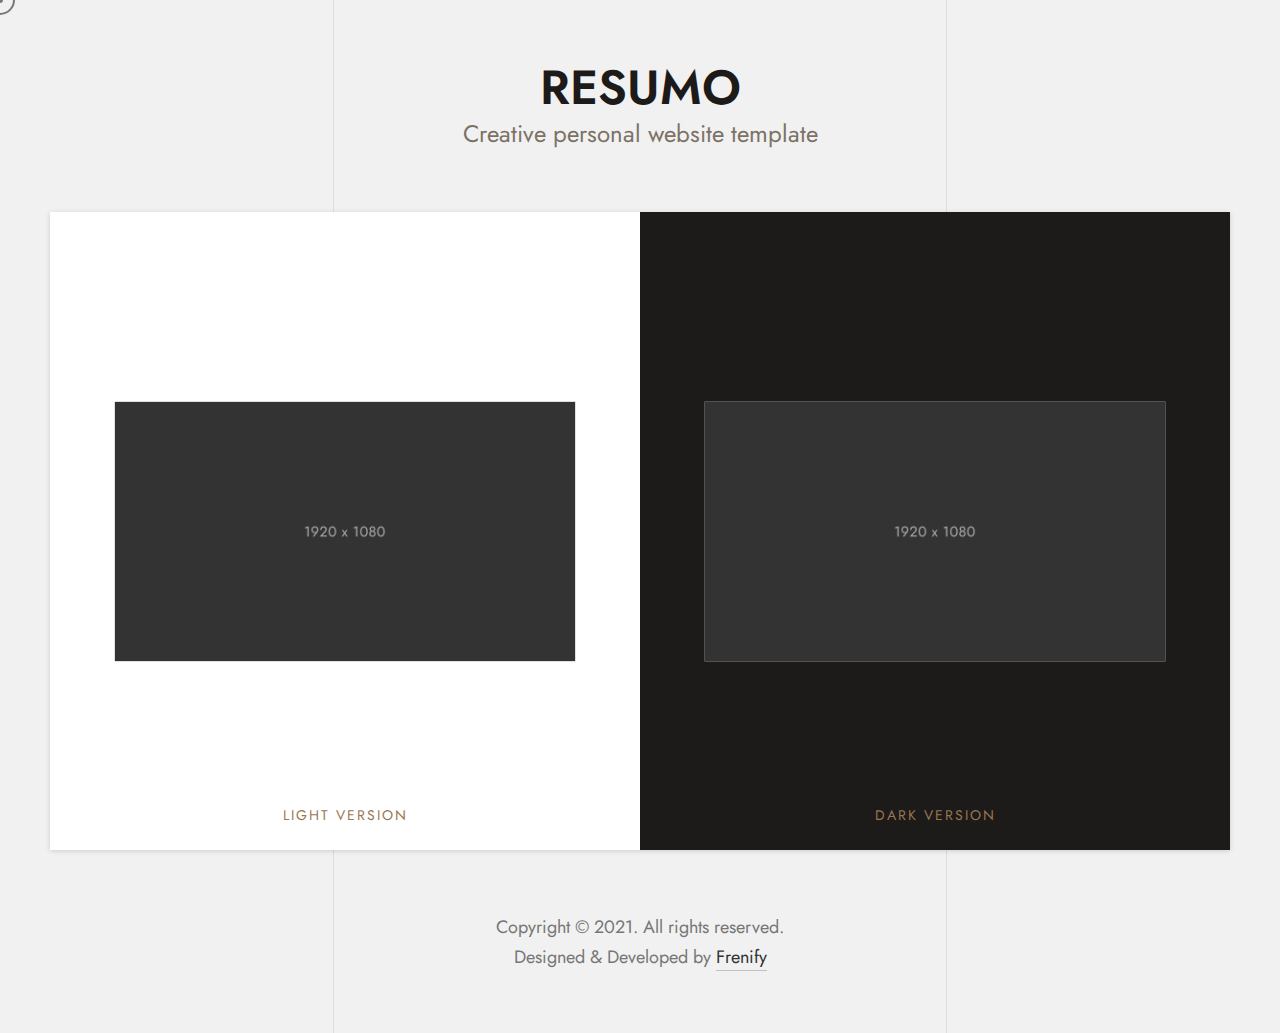
<file: intro.html>
<!DOCTYPE html>
<!--[if lt IE 7 ]><html class="ie ie6" lang="en"> <![endif]-->
<!--[if IE 7 ]><html class="ie ie7" lang="en"> <![endif]-->
<!--[if IE 8 ]><html class="ie ie8" lang="en"> <![endif]-->
<!--[if (gte IE 9)|!(IE)]><!--><html lang="en"> <!--<![endif]-->

<head>

<meta http-equiv="Content-Type" content="text/html; charset=utf-8" />

<meta name="description" content="Resumo">
<meta name="author" content="Frenify">

<meta name="viewport" content="width=device-width, initial-scale=1, maximum-scale=1">

<title>Resumo Intro | Personal Portfolio HTML5 &amp; CSS3 Template</title>

<!-- Google Fonts -->
<link rel="preconnect" href="https://fonts.googleapis.com">
<link rel="preconnect" href="https://fonts.gstatic.com" crossorigin>
<link href="https://fonts.googleapis.com/css2?family=Jost:ital,wght@0,100;0,200;0,300;0,400;0,500;0,600;0,700;0,800;0,900;1,100;1,200;1,300;1,400;1,500;1,600;1,700;1,800;1,900&display=swap" rel="stylesheet">
<!-- /Google Fonts -->

<!-- Styles -->
<link type="text/css" rel="stylesheet" href="css/base.css?ver=3" />
<link type="text/css" rel="stylesheet" href="css/owl-carousel.css?ver=3" />
<link type="text/css" rel="stylesheet" href="css/style.css?ver=3" />
<!--[if lt IE 9]> <script src="js/modernizr.custom.js?ver=3"></script> <![endif]-->
<!-- /Styles -->

</head>

<body class="light">


<!-- Wrapper All -->
<div class="resumo_fn_wrapper">
	
	<div class="resumo_fn_intro">
		<div class="divider"></div>
		<div class="intro_content">
			<div class="title_holder">
				<h3><a href="intro.html">Resumo</a></h3>
				<p>Creative personal website template</p>
			</div>
			<div class="v_list">
				<div class="left">
					<a href="index-light.html" target="_blank"></a>
					<img src="img/intro/light.jpg" alt="">
					<span>Light Version</span>
				</div>
				<div class="right dark-section">
					<a href="index.html" target="_blank"></a>
					<img src="img/intro/dark.jpg" alt="">
					<span>Dark Version</span>
				</div>
			</div>
		</div>
		<footer id="footer">
			<div class="footer_content">
				<p>Copyright © 2021. All rights reserved. <br />
				Designed &amp; Developed by <a class="fn__link" href="https://frenify.com/" target="_blank">Frenify</a></p>
			</div>
		</footer>
	</div>
	
	
	
	<div class="frenify-cursor cursor-outer" data-default="yes" data-link="yes" data-slider="yes"><span class="fn-cursor"></span></div>
	<div class="frenify-cursor cursor-inner" data-default="yes" data-link="yes" data-slider="yes"><span class="fn-cursor"><span class="fn-left"></span><span class="fn-right"></span></span></div>
	
</div>
<!-- /Wrapper All -->



<!-- Scripts -->
<script src="js/jquery.js?ver=3"></script>
<script src="js/typed.js?ver=3"></script>
<script src="js/owl-carousel.js?ver=3"></script>
<script src="js/waypoints.js?ver=3"></script>
<script src="js/nicescroll.js?ver=3"></script>
<!--[if lt IE 10]> <script src="js/ie8.js?ver=3"></script> <![endif]-->
<script src="js/init.js?ver=3"></script>
<!-- /Scripts -->

</body>
</html>
</file>
<file: css/base.css>
/*
This file is made by Frenify
This css file includes all base styles and template's main color (in this tempalte main color is pink(#f00a77)). 
Template's main color styles located at the bottom of this file.
*/
html,body,div,span,applet,object,iframe,h1,h2,h3,h4,h5,h6,p,blockquote,pre,a,abbr,acronym,address,big,cite,code,del,dfn,em,font,ins,kbd,q,s,samp,small,strike,strong,sub,sup,tt,var,b,u,i,center,dl,dt,dd,ol,ul,li,fieldset,form,label,legend,table,caption,tbody,tfoot,thead,tr,th,td
	{
	background: transparent;
	border: 0;
	margin: 0;
	padding: 0;
	vertical-align: baseline;
	outline: none;
}

article, aside, details, figcaption, figure, footer, header, hgroup, nav, section {
    display: block;
}

blockquote {
	quotes: none;
}

blockquote:before,blockquote:after {
	content: '';
	content: none;
}
ul, ol{
	margin:30px;	
}
ul li, ol li{
	margin-bottom:5px;
}
img{
	vertical-align:middle;
	max-width:100%;
}
iframe{
	max-width:100%;
}
del {
	text-decoration: line-through;
}
a, i{
	-webkit-transition: all .3s ease;
	   -moz-transition: all .3s ease;
	    -ms-transition: all .3s ease;
	     -o-transition: all .3s ease;
	        transition: all .3s ease;
	border:none;
}
a:hover{text-decoration:none;}

h1, h2, h3, h4, h5, h6{
	font-weight:700;
	color:#333;
	margin-bottom:20px;
}
h1 { font-size: 45px; }
h2 { font-size: 36px; }
h3 { font-size: 30px; }
h4 { font-size: 24px; }
h5 { font-size: 20px; }
h6 { font-size: 16px; }

table{
	width:100%;
	max-width:100%;
	text-align:left;
	border-collapse: collapse;
	border-spacing: 0px;
	margin-bottom:15px;
	color:#999;
	border:1px solid #eee;
}
table tr{
	border:1px solid #eee;
}
table th{
	vertical-align:top;
	color:#333;
	background:none;
	font-size:16px;
	font-weight:normal;
	padding:15px 10px;
	border:1px solid #eee;
}
table td{
	vertical-align:top;
	padding:10px;
	border:1px solid #eee;
}

code, pre {
	padding: 10px;
	padding-bottom: 0;
	border-left: 3px solid #6FBF71;
	border-bottom: 1px solid transparent;
	background: #f7f7f7;
	overflow-x:scroll;
}

pre{
	display: block;	
	word-break: break-all;
	word-wrap: break-word;
}
pre code { white-space: pre-wrap; }

p{
	letter-spacing:1px;
}


.space10{width:100%; float:left; clear:both; margin-bottom:10px;}
.space20{width:100%; float:left; clear:both; margin-bottom:20px;}
.space30{width:100%; float:left; clear:both; margin-bottom:30px;}
.space40{width:100%; float:left; clear:both; margin-bottom:40px;}
.space50{width:100%; float:left; clear:both; margin-bottom:50px;}
.space60{width:100%; float:left; clear:both; margin-bottom:60px;}
.space70{width:100%; float:left; clear:both; margin-bottom:70px;}
.space80{width:100%; float:left; clear:both; margin-bottom:80px;}
.space90{width:100%; float:left; clear:both; margin-bottom:90px;}
.space100{width:100%; float:left; clear:both; margin-bottom:100px;}
.space200{width:100%; float:left; clear:both; margin-bottom:200px;}
.space300{width:100%; float:left; clear:both; margin-bottom:300px;}
.space400{width:100%; float:left; clear:both; margin-bottom:400px;}
.space500{width:100%; float:left; clear:both; margin-bottom:500px;}
.space1000{width:100%; float:left; clear:both; margin-bottom:1000px;}


/*------------------------------------------------------------------*/ 
/*	x) FORM ELEMENTS
/*------------------------------------------------------------------*/
textarea{
	border-radius:1px;
	font-size: 16px;
	color: #ccc;
	resize: vertical;
	font-family: 'Jost', Arial, Helvetica, sans-serif;
	background-color: transparent;
	
	-webkit-box-sizing: border-box; /* Safari/Chrome, other WebKit */
	-moz-box-sizing: border-box;    /* Firefox, other Gecko */
	-ms-box-sizing: border-box;     /* IE 10 + */
	box-sizing: border-box;         /* Opera/IE 8+ */
	
	line-height: 1.5;
	padding:16px 20px!important;
	width:100%;
	border: 1px solid rgba(255,255,255,.2);
	
	-webkit-transition: all .3s ease;
	   -moz-transition: all .3s ease;
	    -ms-transition: all .3s ease;
	     -o-transition: all .3s ease;
	        transition: all .3s ease;
}
input[type="text"],
input[type="phone"],
input[type="password"],
input[type="datetime"],
input[type="datetime-local"],
input[type="date"],
input[type="month"],
input[type="time"],
input[type="week"],
input[type="number"],
input[type="email"],
input[type="url"],
input[type="search"],
input[type="tel"],
input[type="color"],
.uneditable-input {
	width: 100%;
    display: block;
    border-radius: 1px;
    background-color: transparent;
    border: 1px solid rgba(255,255,255,.2);
    color: #ccc;
    font-size: 16px;
    outline: none;
    padding: 0 20px !important;
    line-height: 70px;
    height: 70px;
	letter-spacing: 0.5px;
	
	-webkit-box-sizing: border-box; /* Safari/Chrome, other WebKit */
	-moz-box-sizing: border-box;    /* Firefox, other Gecko */
	-ms-box-sizing: border-box;     /* IE 10 + */
	box-sizing: border-box;         /* Opera/IE 8+ */
	
	font-family:'Jost', Arial, Helvetica, sans-serif;
	
	vertical-align: middle;
	
	-webkit-transition: all .3s ease;
	   -moz-transition: all .3s ease;
	    -ms-transition: all .3s ease;
	     -o-transition: all .3s ease;
	        transition: all .3s ease;
	
}
textarea:hover,
input[type="text"]:hover,
input[type="phone"]:hover,
input[type="password"]:hover,
input[type="datetime"]:hover,
input[type="datetime-local"]:hover,
input[type="date"]:hover,
input[type="month"]:hover,
input[type="time"]:hover,
input[type="week"]:hover,
input[type="number"]:hover,
input[type="email"]:hover,
input[type="url"]:hover,
input[type="search"]:hover,
input[type="tel"],
input[type="color"]:hover,
.uneditable-input:hover{
	border-color: rgba(255,255,255,.4);
}

textarea:focus,
input[type="text"]:focus,
input[type="phone"]:focus,
input[type="password"]:focus,
input[type="datetime"]:focus,
input[type="datetime-local"]:focus,
input[type="date"]:focus,
input[type="month"]:focus,
input[type="time"]:focus,
input[type="week"]:focus,
input[type="number"]:focus,
input[type="email"]:focus,
input[type="url"]:focus,
input[type="search"]:focus,
input[type="tel"]:focus,
input[type="color"]:focus,
.uneditable-input:focus {
	border-color: var(--mc);
	outline: none;
}


input[type="submit"]{
	padding: 13px 15px;
	height: 40px;
	line-height: 1;
	text-transform: uppercase;
	font-size: 13px;
	font-weight: 600;
	text-decoration: none;
	letter-spacing: 0.5px;
	border:none;
	cursor:pointer;
	color: #FFF;
	background:#777;
	
	-webkit-transition: all .3s ease;
	   -moz-transition: all .3s ease;
	    -ms-transition: all .3s ease;
	     -o-transition: all .3s ease;
	        transition: all .3s ease;
}
input[type="submit"]:hover{
	background:#444;
}
select{
	padding:8px;
	border:2px solid #eee;
}
input[type="button"]{
	cursor:pointer;
	-webkit-transition: all .3s ease;
	   -moz-transition: all .3s ease;
	    -ms-transition: all .3s ease;
	     -o-transition: all .3s ease;
	        transition: all .3s ease;
}
.container{
	padding: 0 12%;
	margin: 0 auto;
	width: 100%;
}
.container.noright{
	padding-right: 0;
}
.max200{max-width: 200px;}
.max250{max-width: 250px;}
.max300{max-width: 300px;}
.max350{max-width: 350px;}
.max400{max-width: 400px;}
.max450{max-width: 450px;}
.max500{max-width: 500px;}
.max550{max-width: 550px;}
.max600{max-width: 600px;}
.max650{max-width: 650px;}
.max700{max-width: 700px;}
.max750{max-width: 750px;}
.max800{max-width: 800px;}
.max850{max-width: 850px;}
.max880{max-width: 880px;}
.max900{max-width: 900px;}
.max950{max-width: 950px;}
.max1000{max-width: 1000px;}
.max1020{max-width: 1020px;}
.max1050{max-width: 1050px;}
.max1100{max-width: 1100px;}
.max1150{max-width: 1150px;}
.max1200{max-width: 1200px;}
.max1250{max-width: 1250px;}
.max1300{max-width: 1300px;}
.max1350{max-width: 1350px;}
.max1400{max-width: 1400px;}
.max1450{max-width: 1450px;}
.max1500{max-width: 1500px;}
.roww,
section{
	width: 100%;
	float: left;
	clear: both;
}
.clearfix:after,
.clearfix:before{
	content: '';
	clear: both;
	display: table;
}
</file>
<file: css/owl-carousel.css>
/**
 * Owl Carousel v2.3.4
 * Copyright 2013-2018 David Deutsch
 * Licensed under: SEE LICENSE IN https://github.com/OwlCarousel2/OwlCarousel2/blob/master/LICENSE
 */
.owl-carousel,.owl-carousel .owl-item{-webkit-tap-highlight-color:transparent;position:relative}.owl-carousel{display:none;width:100%;z-index:1}.owl-carousel .owl-stage{position:relative;-ms-touch-action:pan-Y;touch-action:manipulation;-moz-backface-visibility:hidden}.owl-carousel .owl-stage:after{content:".";display:block;clear:both;visibility:hidden;line-height:0;height:0}.owl-carousel .owl-stage-outer{position:relative;overflow:hidden;-webkit-transform:translate3d(0,0,0)}.owl-carousel .owl-item,.owl-carousel .owl-wrapper{-webkit-backface-visibility:hidden;-moz-backface-visibility:hidden;-ms-backface-visibility:hidden;-webkit-transform:translate3d(0,0,0);-moz-transform:translate3d(0,0,0);-ms-transform:translate3d(0,0,0)}.owl-carousel .owl-item{min-height:1px;float:left;-webkit-backface-visibility:hidden;-webkit-touch-callout:none}.owl-carousel .owl-item img{display:block;width:100%}.owl-carousel .owl-dots.disabled,.owl-carousel .owl-nav.disabled{display:none}.no-js .owl-carousel,.owl-carousel.owl-loaded{display:block}.owl-carousel .owl-dot,.owl-carousel .owl-nav .owl-next,.owl-carousel .owl-nav .owl-prev{cursor:pointer;-webkit-user-select:none;-khtml-user-select:none;-moz-user-select:none;-ms-user-select:none;user-select:none}.owl-carousel .owl-nav button.owl-next,.owl-carousel .owl-nav button.owl-prev,.owl-carousel button.owl-dot{background:0 0;color:inherit;border:none;padding:0!important;font:inherit}.owl-carousel.owl-loading{opacity:0;display:block}.owl-carousel.owl-hidden{opacity:0}.owl-carousel.owl-refresh .owl-item{visibility:hidden}.owl-carousel.owl-drag .owl-item{-ms-touch-action:pan-y;touch-action:pan-y;-webkit-user-select:none;-moz-user-select:none;-ms-user-select:none;user-select:none}.owl-carousel.owl-grab{cursor:move;cursor:grab}.owl-carousel.owl-rtl{direction:rtl}.owl-carousel.owl-rtl .owl-item{float:right}.owl-carousel .animated{animation-duration:1s;animation-fill-mode:both}.owl-carousel .owl-animated-in{z-index:0}.owl-carousel .owl-animated-out{z-index:1}.owl-carousel .fadeOut{animation-name:fadeOut}@keyframes fadeOut{0%{opacity:1}100%{opacity:0}}.owl-height{transition:height .5s ease-in-out}.owl-carousel .owl-item .owl-lazy{opacity:0;transition:opacity .4s ease}.owl-carousel .owl-item .owl-lazy:not([src]),.owl-carousel .owl-item .owl-lazy[src^=""]{max-height:0}.owl-carousel .owl-item img.owl-lazy{transform-style:preserve-3d}.owl-carousel .owl-video-wrapper{position:relative;height:100%;background:#000}.owl-carousel .owl-video-play-icon{position:absolute;height:80px;width:80px;left:50%;top:50%;margin-left:-40px;margin-top:-40px;background:url(owl.video.play.png) no-repeat;cursor:pointer;z-index:1;-webkit-backface-visibility:hidden;transition:transform .1s ease}.owl-carousel .owl-video-play-icon:hover{-ms-transform:scale(1.3,1.3);transform:scale(1.3,1.3)}.owl-carousel .owl-video-playing .owl-video-play-icon,.owl-carousel .owl-video-playing .owl-video-tn{display:none}.owl-carousel .owl-video-tn{opacity:0;height:100%;background-position:center center;background-repeat:no-repeat;background-size:contain;transition:opacity .4s ease}.owl-carousel .owl-video-frame{position:relative;z-index:1;height:100%;width:100%}
</file>
<file: css/style.css>
@charset "utf-8";
/*
/*	Copyright (c) 2021 Frenify
/*	Author: Frenify
/*	This file is made for CURRENT TEMPLATE
/*


	List of CSS codes:
	
	01) Base
	02) Site Structure
	03) Site Right
	04) Right Hidden Navigation
	05) Home Section
	06) About Section
	07) CV Button
	08) Tabs Shortcode
	09) Boxed List
	10) Progress Bar
	11) Magic Cursor
	12) Portfolio Section
	13) Services List
	14) Partners
	15) Testimonials
	16) Blog List
	17) Pulse animation
	18) Contact
	19) Contact Information
	20) Footer
	21) Intro
	22) Responsive
	23) Light Version


/*------------------------------------------------------------------*/
/*	01) Base
/*------------------------------------------------------------------*/
:root{
    --mc: #987750;
	--tc: #888;
}
html {
	overflow-x: hidden;
	padding: 0px;
	margin: 0px
}
body{
	font-family: 'Jost', Arial, Helvetica, sans-serif;
	font-size: 18px;
	line-height: 1.44;
	letter-spacing: 0;
	font-weight: 400;
	color: #888;
	background-color: #1d1b19;
	
	word-break: break-word;
}
.fn__svg{
	fill: currentcolor;
	width: 18px;
	height: 18px;
}
h1,h2,h3,h4,h5,h6{line-height: 1.2;font-weight: 600;font-family: 'Jost';color: #ddd;}
h1>a,h2>a,h3>a,h4>a,h5>a,h6>a{color: #ddd;}
h1>a:hover,h2>a:hover,h3>a:hover,h4>a:hover,h5>a:hover,h6>a:hover{color: var(--mc);}
input{font-family: 'Jost';}
p{letter-spacing: 0;}
a:focus {
    outline: thin dotted;
	outline: none;
}
@media(max-width: 1200px){html,body{width:100%;overflow-x: hidden;position: relative;}}
.row,[class^="resumo_fn_"]{
	width: 100%;
	float: left;
	clear: both;
}
/*------------------------------------------------------------------*/
/*	02) Site Structure
/*------------------------------------------------------------------*/
.resumo_fn_wrapper,
.resumo_fn_wrapper *:before,
.resumo_fn_wrapper *:after,
.resumo_fn_wrapper *{
	box-sizing: border-box;
}
.resumo_fn_wrapper{
	min-height: 100vh;
	position: relative;
	overflow: hidden;
}
.resumo_fn_wrapper_all:after{
	clear: both;
	display: table;
	content: '';
}
.resumo_fn_page,
.resumo_fn_wrapper{
	width: 100%;
	float: left;
	clear: both;
}
.resumo_fn_left{
	width: 56%;
	min-height: 100vh;
	position: relative;
	overflow-x: hidden;
	float: none;
	clear: none;
	transition: all .5s ease;
}
@media(min-width: 1041px){
	.scrolled .resumo_fn_navigation,
	.scrolled .resumo_fn_right{
		width: 32%;
	}
	.scrolled .resumo_fn_left{
		width: 68%;
	}
}
/*------------------------------------------------------------------*/
/*	03) Site Right
/*------------------------------------------------------------------*/
.resumo_fn_right{
	width: 44%;
	min-height: 100vh;
	position: fixed;
	right: 0;
	top: 0;
	bottom: 0;
	border-left: 1px solid rgba(255,255,255,.2);
	transition: all .5s ease;
}
.resumo_fn_right .right_in{
	position: relative;
	width: 100%;
	padding: 100px 16%;
}
.resumo_fn_right .title_holder,
.resumo_fn_right .img_holder{
	position: relative;
	z-index: 2;
}
.resumo_fn_right .img_holder img{
	min-width: 100%;
	opacity: 0;
}
.resumo_fn_right .right_top{
	padding: 38px 41px;
	position: relative;
	width: 100%;
	margin-bottom: 30px;
	z-index: 5;
}
.resumo_fn_right .border1{
	position: absolute;
	z-index: 1;
	left: 0;
	bottom: 20px;
	right: 0;
	top: 20px;
	border: 1px solid rgba(255,255,255,.2);
	border-radius: 2px;
	transition: all .3s ease;
}
.resumo_fn_right .border2{
	position: absolute;
	z-index: 1;
	left: 20px;
	bottom: 0;
	right: 20px;
	top: 0;
	border: 1px solid rgba(255,255,255,.2);
	border-radius: 2px;
	transition: all .3s ease;
}
.resumo_fn_right:hover .border1,
.resumo_fn_right:hover .border2{
	border-color: rgba(255,255,255,.3);
}
.resumo_fn_right .abs_img{
	position: absolute;
	z-index: 1;
	left: 0;
	bottom: 0;
	right: 0;
	top: 0;
	
	background-size: cover;
	background-position: center;
	background-repeat: no-repeat;
}
.resumo_fn_right .title_holder{
	text-align: center;
	padding: 27px 0 20px;
}
.resumo_fn_right .title_holder h5{
	margin: 0;
	padding: 0;
	font-size: 18px;
	color: #999;
	font-weight: 500;
	text-transform: uppercase;
	margin-bottom: 8px;
}
.resumo_fn_right .title_holder h3{
	margin: 0;
	padding: 0 10px;
	font-size: 30px;
	min-height: 36px;
	position: relative;
}
.scrolled .resumo_fn_right .title_holder h3{
	font-weight: 400;
}
.animated_title:before,
.animated_title:after{
	position: absolute;
    top: 0;
    color: #44993b;
	animation: opacity 3s infinite;
}
@keyframes opacity {
  0%, 100% {opacity:0;}
  50% {opacity:1;}
}
.animated_title:after{
	content: "[";
    left: 0;
}
.animated_title:before{
	content: "]";
    right: 0;
    bottom: 0;
    top: auto;
}
.animated_title .title_in{
	display: none;
}
.resumo_fn_right .right_bottom{
	width: 100%;
	text-align: center;
	display: -webkit-flex;
	display: -moz-flex;
	display: -ms-flex;
	display: -o-flex;
	display: flex;
	-webkit-flex-direction: row;
	-moz-flex-direction: row;
	-ms-flex-direction: row;
	-o-flex-direction: row;
	flex-direction: row;
	justify-content: center;
	position: relative;
	z-index: 5;
}
.resumo_fn_right .right_bottom a{
	text-decoration: none;
	padding-left: 20px;
	white-space: nowrap;
	text-overflow: ellipsis;
	display: block;
	font-size: 18px;
	color: #999;
	position: relative;
	line-height: 25px;
	max-width: 100%;
}
.resumo_fn_right .right_bottom a .text{
	overflow: hidden;
    text-overflow: ellipsis;
    white-space: nowrap;
    display: block;
}
.resumo_fn_right .right_bottom .circle{
	position: absolute;
	width: 10px;
	height: 10px;
	border-radius: 100%;
	background-color: #44993b;
	left: 0;
	top: 50%;
	margin-top: -5px;
    display: block;
}
.resumo_fn_right .right_bottom a:before{
	bottom: 0;
	left: 20px;
	right: 0;
	height: 1px;
	background-color: rgba(255,255,255,.2);
	content: '';
	position: absolute;
	transition: all 300ms ease;
}
.resumo_fn_right .right_bottom a:hover:before{
	background-color: rgba(255,255,255,.5);
}
.resumo_fn_right .right_bottom a:hover{
	color: #ccc;
}
.resumo_fn_right .menu_trigger{
	display: -webkit-flex;
	display: -moz-flex;
	display: -ms-flex;
	display: -o-flex;
	display: flex;
	-webkit-flex-direction: row;
	-moz-flex-direction: row;
	-ms-flex-direction: row;
	-o-flex-direction: row;
	flex-direction: row;
	-ms-align-items: center;
	align-items: center;
	position: absolute;
	z-index: 55;
	text-decoration: none;
	color: #ddd;
	right: 50px;
	top: 40px;
}
.resumo_fn_right .menu_trigger .hamb{
	display: -webkit-flex;
	display: -moz-flex;
	display: -ms-flex;
	display: -o-flex;
	display: flex;
	-webkit-flex-direction: column;
	-moz-flex-direction: column;
	-ms-flex-direction: column;
	-o-flex-direction: column;
	flex-direction: column;
	-ms-align-items: center;
	align-items: center;
	justify-content: center;
	position: relative;
	margin-left: 15px;
}
.resumo_fn_right .menu_trigger .hamb span:first-child{
	margin-top: 0;
}
.resumo_fn_right .menu_trigger .hamb span{
	width: 24px;
	height: 2px;
	display: block;
	margin-top: 4px;
	background-color: #ddd;
}
/*------------------------------------------------------------------*/
/*	04) Right Hidden Navigation
/*------------------------------------------------------------------*/
.nav-opened .resumo_fn_navigation{
	transform: translateX(0%);
}
.nav-opened .resumo_fn_nav_overlay{
	transform: translateX(0%);
}
.resumo_fn_navigation .nav_footer.ready{
	transform: translateY(0);
	opacity: 1;
}
.nav-opened #nav ul li{
	transform: translateX(0);
	opacity: 1;
}
.resumo_fn_navigation{
	position: fixed;
	right: 0;
	width: 44%;
	min-height: 100%;
	top: 0;
	bottom: 0;
	background-color: #181715;
	transform: translateX(102%);
	transition: all 1s ease;
	z-index: 999;
}
.resumo_fn_navigation .nav_in{
	position: relative;
    width: 100%;
    padding: 100px 16%;
	height: 100%;
	display: -webkit-flex;
	display: -moz-flex;
	display: -ms-flex;
	display: -o-flex;
	display: flex;
	-webkit-flex-direction: column;
	-moz-flex-direction: column;
	-ms-flex-direction: column;
	-o-flex-direction: column;
	flex-direction: column;
	justify-content: space-between;
	z-index: 5;
}
.resumo_fn_nav_overlay{
	display: block;
	text-decoration: none;
	z-index: 3;
	position: fixed;
	top: 0;
	left: 0;
	width: 100%;
	bottom: 0;
	background-color: #1d1b19;
	opacity: .9;
	transform: translateX(-102%);
	transition: all 1s ease;
}
.resumo_fn_navigation .closer{
	display: block;
	width: 40px;
	height: 40px;
	text-decoration: none;
	color: #888;
	position: absolute;
	right: 40px;
	top: 40px;
	overflow: hidden;
	z-index: 55;
	transform: translateZ(0);
	border: 1px solid transparent;
}
.resumo_fn_navigation .closer:after,
.resumo_fn_navigation .closer:before{
	top: 18px;
	top: 18.5px;
    left: -1px;
	content: '';
	position: absolute;
	width: 42px;
	height: 2px;
	background-color: #888;
	transition: all 300ms ease;
	perspective: 30px;
}
.resumo_fn_navigation .closer:after{
	transform: rotate(45deg) translateZ(0);
}
.resumo_fn_navigation .closer:before{
	transform: rotate(-45deg) translateZ(0);
}
.nav-hover-close .resumo_fn_navigation .closer,
.resumo_fn_navigation .closer:hover{
	border-color: var(--mc);
}
.nav-hover-close .resumo_fn_navigation .closer:before,
.resumo_fn_navigation .closer:hover:before{
	transform: scale(0.6) rotate(-45deg) translateZ(0);
	background-color: var(--mc);
}
.nav-hover-close .resumo_fn_navigation .closer:after,
.resumo_fn_navigation .closer:hover:after{
	transform: scale(0.6) rotate(45deg) translateZ(0);
	background-color: var(--mc);
}
#nav .label{
	margin: 0;
	padding: 0;
	font-size: 18px;
	color: #888;
	text-transform: uppercase;
	font-weight: 800;
	margin-bottom: 26px;
	letter-spacing: .25px;
}
#nav ul{
	list-style-type: none;
	margin: 0;
	padding: 0;
}
#nav ul a{
	text-decoration: none;
	font-size: 30px;
	color: #ddd;
	font-weight: 400;
	line-height: 1.3;
	display: block;
}
#nav ul a:hover{
	color: var(--mc);
}
#nav ul li{
	margin: 0;
	padding: 0;
	margin-bottom: 10px;
	transform: translateX(50px);
	opacity: 0;
	transition: all 500ms ease;
}
#nav ul li:last-child{
	margin-bottom: 0;
}
.resumo_fn_navigation .nav_footer{
	padding-top: 50px;
	transition: all .5s ease;
	opacity: 0;
	transform: translateY(50px);
}
.resumo_fn_navigation .social{
	margin-bottom: 25px;
}
.resumo_fn_navigation .social li{
	margin: 0 10px 10px 0;
}
.resumo_fn_navigation .social ul{
	list-style-type: none;
	margin: 0;
	padding: 0;
	display: -webkit-flex;
	display: -moz-flex;
	display: -ms-flex;
	display: -o-flex;
	display: flex;
	-webkit-flex-direction: row;
	-moz-flex-direction: row;
	-ms-flex-direction: row;
	-o-flex-direction: row;
	flex-direction: row;
	-ms-align-items: center;
	align-items: center;
	flex-wrap: wrap;
}
.resumo_fn_navigation .social a{
	display: -webkit-flex;
	display: -moz-flex;
	display: -ms-flex;
	display: -o-flex;
	display: flex;
	-ms-align-items: center;
	align-items: center;
	justify-content: center;
	color: #888;
	width: 40px;
	height: 40px;
	background-color: rgba(255,255,255,.05);
	transition: all 300ms ease;
}
.resumo_fn_navigation .social .fn__svg{
	width: 18px;
	height: 18px;
	display: block;
}
.resumo_fn_navigation .social a:hover{
	background-color: rgba(255,255,255,.1);
}
.resumo_fn_navigation .copyright{
	width: 100%;
	display: -webkit-flex;
	display: -moz-flex;
	display: -ms-flex;
	display: -o-flex;
	display: flex;
}
.resumo_fn_navigation .copyright a{
	text-decoration: none;
	white-space: nowrap;
	text-overflow: ellipsis;
	overflow: hidden;
	display: inline-block;
	font-size: 18px;
	color: #ddd;
	position: relative;
	line-height: 25px;
}
.resumo_fn_navigation .copyright a:before{
	bottom: 0;
	left: 0;
	right: 0;
	height: 1px;
	background-color: rgba(255,255,255,.2);
	content: '';
	position: absolute;
	transition: all 300ms ease;
}
.resumo_fn_navigation .copyright a:hover:before{
	background-color: rgba(255,255,255,.5);
}
.resumo_fn_navigation .copyright:hover{
	color: #fff;
}
/*------------------------------------------------------------------*/
/*	05) Home Section
/*------------------------------------------------------------------*/
#home{
	padding: 200px 0;
	display: -webkit-flex;
	display: -moz-flex;
	display: -ms-flex;
	display: -o-flex;
	display: flex;
	min-height: 100vh;
	-ms-align-items: center;
	align-items: center;
}
.resumo_fn_main_title > *:last-child{
	margin-bottom: 0 !important;
}
.resumo_fn_main_title .subtitle{
	margin: 0;
	padding: 0;
	font-size: 18px;
	text-transform: uppercase;
	font-weight: 500;
	letter-spacing: 1px;
	color: var(--mc);
	margin-bottom: 54px;
}
.resumo_fn_main_title .title{
	margin: 0;
	padding: 0;
	font-size: 48px;
	font-weight: 400;
	letter-spacing: 0;
	padding-bottom: 15px;
	margin-bottom: 34px;
	position: relative;
}
.resumo_fn_main_title .title:after{
	content: '';
	position: absolute;
	bottom: 0;
	height: 2px;
	background-color: rgba(255,255,255,.2);
	width: 150px;
	left: 0;
}
.resumo_fn_main_title .desc{
	margin: 0;
	padding: 0;
	font-size: 30px;
	line-height: 44px;
	letter-spacing: 0;
	margin-bottom: 57px;
}
/*------------------------------------------------------------------*/
/*	06) About Section
/*------------------------------------------------------------------*/
#about{
	padding: 0 0 50px;
}
#about .resumo_fn_main_title{
	margin-bottom: 74px;
}
.resumo_fn_about_info{
	display: -webkit-flex;
	display: -moz-flex;
	display: -ms-flex;
	display: -o-flex;
	display: flex;
	justify-content: space-between;
	margin-bottom: 126px;
}
.resumo_fn_about_info .about_left{
	width: 100%;
}
.resumo_fn_about_info table{
	table-layout: fixed;
	margin: 0;
}
.resumo_fn_about_info table,
.resumo_fn_about_info table th,
.resumo_fn_about_info table tr{
	border: none;
	padding: 0;
}
.resumo_fn_about_info table th{
	padding: 9px 10px 9px 0;
	font-size: 18px;
	letter-spacing: 0;
	color: #ddd;
	font-weight: 400;
}
.resumo_fn_about_info table a{
	text-decoration: none;
	color: #ddd;
	position: relative;
	border-bottom: 1px solid rgba(255,255,255,.2);
}
.resumo_fn_about_info table a:hover{
	border-bottom-color: rgba(255,255,255,.4);
}
.resumo_fn_about_info th:nth-child(1){
	letter-spacing: 1px;
	color: #888;
	font-weight: 500;
	text-transform: uppercase;
}
/*------------------------------------------------------------------*/
/*	07) CV Button
/*------------------------------------------------------------------*/
.resumo_fn_cv_btn{
	display: -webkit-flex;
	display: -moz-flex;
	display: -ms-flex;
	display: -o-flex;
	display: flex;
	position: relative;
	margin-left: 70px;
}
.resumo_fn_cv_btn a{
	display: flex;
	flex-direction: column;
	align-items: center;
	justify-content: center;
	max-width: 100%;
	width: 340px;
	height: 220px;
	text-decoration: none;
	font-size: 18px;
	color: #888;
	font-weight: 500;
	text-transform: uppercase;
	letter-spacing: 1px;
	border: 2px solid rgba(255,255,255,.2);
}
.resumo_fn_cv_btn a:hover{
	border-color: var(--mc);
}
.resumo_fn_cv_btn .icon{
	position: relative;
	padding-top: 18px;
	color: #ddd;
}
.resumo_fn_cv_btn .fn__svg{
	width: 58px;
	height: 58px;
	display: block;
	margin-bottom: 14px;
}
.resumo_fn_cv_btn .fn__svg.arrow{
    position: absolute;
    left: 50%;
    margin-left: -29px;
    top: 8px;
	will-change: transform;
}
.resumo_fn_cv_btn a:hover .fn__svg.arrow{
	-webkit-animation: down_animation 1s ease infinite alternate;
    -moz-animation: down_animation 1s ease infinite alternate;
    animation: down_animation 1s ease infinite alternate;
	transform: translateY(0px);
}
@-webkit-keyframes down_animation {
      100% { transform: translateY(-10px);}   
    0% { transform: translateY(0);}
}
@-moz-keyframes down_animation {
      100% { transform: translateY(-10px);}   
    0% { transform: translateY(0);}
}
/*------------------------------------------------------------------*/
/*	08) Tabs Shortcode
/*------------------------------------------------------------------*/
.resumo_fn_tabs{
	width: 100%;
	overflow: hidden;
}
.resumo_fn_tabs .tab_header{
	margin-bottom: 39px;
}
.resumo_fn_tabs .tab_header ul{
	margin: 0;
	padding: 0;
	display: -webkit-flex;
	display: -moz-flex;
	display: -ms-flex;
	display: -o-flex;
	display: flex;
	-webkit-flex-direction: row;
	-moz-flex-direction: row;
	-ms-flex-direction: row;
	-o-flex-direction: row;
	flex-direction: row;
	flex-wrap: wrap;
	list-style-type: none;
}
.resumo_fn_tabs .tab_header li{
	margin: 0;
	padding: 0;
	margin-bottom: 10px;
	position: relative;
}
.resumo_fn_tabs .tab_header a{
	text-decoration: none;
	display: inline-block;
	color: #888;
	font-weight: 400;
	font-size: 30px;
	border-bottom: 1px solid transparent;
	line-height: 30px;
	padding-top: 4px;
}
.resumo_fn_tabs .tab_header .active a{
	color: var(--mc);
	border-bottom-color: var(--mc);
}
.resumo_fn_tabs .tab_header li:after{
	content: '';
	width: 40px;
	height: 2px;
	background-color: rgba(255,255,255,.2);
	position: relative;
	float: right;
	top: 50%;
	margin: 0 20px;
	margin-top: 2px;
}
.resumo_fn_tabs .tab_header li:last-child:after{
	content: none;
}
.resumo_fn_tabs .tab_item{
	display: none;
}
.resumo_fn_tabs .tab_item.active{
	display: block;
	-webkit-animation: tab_animation 1s ease;
    -moz-animation: tab_animation 1s ease;
}
@-webkit-keyframes tab_animation {
      0% { opacity: 0; transform: rotateY(20deg) rotateZ(-3deg);}   
    100% { opacity: 1; transform: rotateY(0deg) rotateZ(0deg);}
}
@-moz-keyframes tab_animation {
      0% { opacity: 0;  transform: rotateY(20deg) rotateZ(-3deg);}   
    100% { opacity: 1; transform: rotateY(0deg) rotateZ(0deg);}
}
/*------------------------------------------------------------------*/
/*	09) Boxed List
/*------------------------------------------------------------------*/
.resumo_fn_boxed_list ul{
	list-style-type: none;
	margin: 0;
	padding: 0;
}
.resumo_fn_boxed_list li{
	margin: 0;
	padding: 0;
	width: 100%;
	float: left;
	clear: both;
	margin-bottom: 20px;
}
.resumo_fn_boxed_list li:last-child{
	margin-bottom: 0;
}
.resumo_fn_boxed_list .item{
	width: 100%;
	float: left;
	clear: both;
	background-color: #181715;
	position: relative;
	padding: 42px 40px 43px;
	border: 1px solid #151412;
}
.resumo_fn_boxed_list .item:after{
	content: '';
	position: absolute;
	width: 3px;
	height: 50px;
	left: -1px;
	top: 50%;
	margin-top: -25px;
	background-color: rgba(255,255,255,.2);
	transition: all .5s 1s ease;
}
.resumo_fn_boxed_list .done .item:after{
	left: 50px;
	right: 50px;
}
.resumo_fn_boxed_list .item_top{
	display: flex;
	margin-bottom: 14px;
}
.resumo_fn_boxed_list .item_top h5{
	margin: 0;
	padding: 0;
	font-size: 18px;
	text-transform: uppercase;
	font-weight: 400;
	line-height: 30px;
}
.resumo_fn_boxed_list .item_top span{
	display: block;
	margin: 0;
	padding: 0;
	font-size: 16px;
	line-height: 30px;
	margin-left: 20px;
	color: #888;
}
.resumo_fn_boxed_list h3{
	margin: 0;
	padding: 0;
	font-weight: 400;
	margin-bottom: 17px;
}
.resumo_fn_boxed_list p a{
	text-decoration: none;
	position: relative;
	z-index: 2;
	color: #000;
	font-weight: 600;
}
/*------------------------------------------------------------------*/
/*	10) Progress Bar
/*------------------------------------------------------------------*/
.resumo_fn_progress_bar{
	margin-bottom: 36px;
}
.resumo_fn_progress_bar .progress_item{
	width: 100%;
	float: left;
	clear: both;
	margin-bottom: 17px;
}
.resumo_fn_progress_bar .progress_item:last-child{
	margin-bottom: 0;
}
.resumo_fn_progress_bar .progress_percent{
	position: absolute;
	z-index: 2;
	padding: 0 8px;
	line-height: 24px;
	font-size: 14px;
	font-weight: 400;
	display: block;
	bottom: 10px;
	right: 100%;
	color: var(--mc);
	background-color: rgba(255,255,255,.05);
	transition: all 3s cubic-bezier(0.165, 0.840, 0.440, 1.000);
	transform: translateX(50%);
}
.resumo_fn_progress_bar .progress_percent:after{
	content: '';
	position: absolute;
	width: 0;
	height: 0;
	display: block;
	border: 4px solid transparent;
	border-top-color: rgba(255,255,255,.05);
	bottom: -8px;
	left: 50%;
	margin-left: -4px;
}
.resumo_fn_progress_bar .progress_title{
	margin: 0;
	font-size: 18px;
	font-weight: 400;
	position: relative;
	z-index: 2;
	line-height: 40px;
	color: #888;
	margin-bottom: 1px;
}
.resumo_fn_progress_bar .item_in{
	width: 100%;
	position: relative;
	overflow: hidden;
}
.resumo_fn_progress_bar .bg_wrap{
	width: 100%;
	position: relative;
	z-index: 1;
	height: 1px;
	background-color: #333;
}
.resumo_fn_progress_bar .progress_bg{
	width: 0;
	position: absolute;
	z-index: 1;
	top: 0;
	left: 0;
	bottom: 0;
}
.resumo_fn_progress_bar .progress_bg:after{
	content: '';
	position: absolute;
	top: 0;
	left: 0;
	bottom: 0;
	background-color: var(--mc);
}
.resumo_fn_progress_bar .open .progress_bg:after{
	width:100%;
	-webkit-animation: progress_animation 3s cubic-bezier(0.165, 0.840, 0.440, 1.000);  /* Safari 4+ */
	-moz-animation: progress_animation 3s cubic-bezier(0.165, 0.840, 0.440, 1.000);  /* Fx 5+ */
	animation: progress_animation 3s cubic-bezier(0.165, 0.840, 0.440, 1.000);  /* IE 10+ */
}
@-webkit-keyframes progress_animation {0%{ width:0%; } 100%{ width:100%; }}
@-moz-keyframes progress_animation {0%{ width:0%; } 100%{ width:100%; }}
@keyframes progress_animation {0%{ width:0%; } 100%{ width:100%; }}
.resumo_fn_desc p{
	max-width: 500px;
}
/*------------------------------------------------------------------*/
/*	11) Magic Cursor
/*------------------------------------------------------------------*/
.frenify-cursor[data-default="no"]{opacity: 0;}
.frenify-cursor[data-default="no"].cursor-inner{
	transition: opacity .3s ease;
}
.frenify-cursor[data-default="no"].cursor-inner.cursor-hover,
.frenify-cursor[data-default="no"].cursor-inner.cursor-slider{opacity: 1;}
.frenify-cursor[data-link="no"].cursor-inner.cursor-hover{opacity: 0;}
.frenify-cursor[data-slider="no"].cursor-inner.cursor-slider{opacity: 0;}
.frenify-cursor{
	position: fixed;
    left: 0;
    top: 0;
    pointer-events: none;
    -webkit-transform: translateZ(0);
    transform: translateZ(0);
    visibility: hidden;
}
.frenify-cursor.mouse-down .fn-cursor{
	transform: scale(.9);
}
@media(max-width: 1040px){
	.frenify-cursor{display: none;}
}
.cursor-link{
    width: 30px;
    height: 30px;
	margin-left: -15px;
    margin-top: -15px;
    border: 2px solid rgba(255,255,255,.5);
    z-index: 10000000;
    -webkit-transition: all .08s ease-out;
    transition: all .08s ease-out;
}
.cursor-outer{
    z-index: 10000000;
    -webkit-transition: transform .08s ease-out, opacity 1s ease;
    transition: transform .08s ease-out, opacity 1s ease;
}
.cursor-outer .fn-cursor{
	position: absolute;
	top: 50%;
	left: 50%;
	margin: -15px 0 0 -15px;
    width: 30px;
    height: 30px;
    border-radius: 50%;
    border: 2px solid rgba(255,255,255,.5);
}
.cursor-inner .fn-cursor{
	position: absolute;
	top: 50%;
	left: 50%;
	margin: -3px 0 0 -3px;
    width: 6px;
    height: 6px;
    border-radius: 50%;
	background-color: rgba(255,255,255,.5);
    -webkit-transition: all .5s ease-in-out;
    transition: all .5s ease-in-out;
}
.cursor-outer.cursor-slider,
.cursor-outer.cursor-hover{
	opacity: 0;
    -webkit-transition: transform .08s ease-out, opacity .2s ease;
    transition: transform .08s ease-out, opacity .2s ease;
}
.cursor-inner{
    z-index: 10000001;
}
.cursor-inner.cursor-hover .fn-cursor {
	margin: -40px 0 0 -40px;
	width: 80px;
	height: 80px;
	background-color: rgba(255,255,255,.1);
}

.cursor-inner.cursor-slider:not(.cursor-hover) .fn-cursor {
	margin-left: -30px;
	margin-top: -30px;
	width: 60px;
	height: 60px;
	background-color: transparent;
	border: 5px solid rgba(255,255,255,.5);
}
.cursor-inner.cursor-slider.cursor-hover span:after,
.cursor-inner.cursor-slider.cursor-hover span:before{
	background-color: #fff;
}
.cursor-inner.cursor-slider .fn-left,
.cursor-inner.cursor-slider .fn-right{
	opacity: 1;
	visibility: visible;
}
.cursor-inner.cursor-slider .fn-left:after{left: -26px;}
.cursor-inner.cursor-slider .fn-left:before{left: -26px;}
.cursor-inner.cursor-slider .fn-left:after{right: -26px;}
.cursor-inner.cursor-slider .fn-left:before{right: -26px;}

.cursor-inner .fn-left,
.cursor-inner .fn-right{
	opacity: 0;
	visibility: hidden;
	transition: all .3s ease;
}
.cursor-inner .fn-left:after{
	content: '';
	position: absolute;
	width: 2px;
	height: 12px;
	transform: rotate(50deg);
	left: -20px;
	top: 50%;
	margin-top: -10px;
	background-color: rgba(255,255,255,.5);
	transition: all .3s ease;
}
.cursor-inner .fn-left:before{
	content: '';
	position: absolute;
	width: 2px;
	height: 12px;
	transform: rotate(130deg);
	left: -20px;
	top: 50%;
	margin-top: -2px;
	background-color: rgba(255,255,255,.5);
	transition: all .3s ease;
}
.cursor-inner .fn-right:after{
	content: '';
	position: absolute;
	width: 2px;
	height: 12px;
	transform: rotate(50deg);
	right: -20px;
	top: 50%;
	margin-top: -2px;
	background-color: rgba(255,255,255,.5);
	transition: all .3s ease;
}
.cursor-inner .fn-right:before{
	content: '';
	position: absolute;
	width: 2px;
	height: 12px;
	transform: rotate(130deg);
	right: -20px;
	top: 50%;
	margin-top: -10px;
	background-color: rgba(255,255,255,.5);
	transition: all .3s ease;
}
/*------------------------------------------------------------------*/
/*	12) Portfolio Section
/*------------------------------------------------------------------*/
#portfolio{
	padding: 150px 0 39px;
	overflow: hidden;
}
#portfolio .noright .roww{
	overflow: hidden;
}
#portfolio .resumo_fn_main_title{
	margin-bottom: 70px;
	padding-right: 100px;
	position: relative;
}
#portfolio .img_holder{
	width: 100%;
	overflow: hidden;
	position: relative;
}
#portfolio .abs_img{
	position: absolute;
	top: 0;
	left: 0;
	right: 0;
	bottom: 0;
	
	background-size: cover;
	background-position: center center;
	background-repeat: no-repeat;
}
#portfolio .img_holder img{
	margin-bottom: -24%;
	opacity: 0 !important;
	max-height: 370px;
}
#portfolio .title_holder{
	padding-top: 26px;
}
#portfolio .title_holder p{
	margin: 0;
	padding: 0;
	margin-bottom: 8px;
}
#portfolio .title_holder h3{
	margin: 0;
	padding: 0;
	font-weight: 400;
}
#portfolio .title_holder h3 a{
	text-decoration: none;
}
#portfolio .my__nav{
	position: absolute;
	right: 0;
	widows: auto;
}
.my__nav{
	display: -webkit-flex;
	display: -moz-flex;
	display: -ms-flex;
	display: -o-flex;
	display: flex;
	bottom: 30px;
	z-index: 5;
}
.my__nav a{
	width: 26px;
	height: 21px;
	display: block;
	text-decoration: none;
	position: relative;
}
.my__nav a:after{
	content: '';
	position: absolute;
	left: -10px;
	right: -10px;
	bottom: -10px;
	top: -10px;
	background-color: transparent;
	transition: all .3s ease;
	border: 1px solid transparent;
}
.my__nav .next{
	margin-left: 30px;
}
.my__nav span{
	display: block;
	background-color: #888;
	width: 26px;
	height: 1px;
	position: absolute;
	top: 50%;
	transition: all .3s ease;
}
.my__nav span:after{
	display: block;
	background-color: inherit;
	width: 14px;
	height: 1px;
	content: '';
	position: absolute;
	left: -1px;
	transform: rotate(45deg);
	top: 100%;
	margin-top: 4px;
}
.my__nav span:before{
	display: block;
	background-color: inherit;
	width: 14px;
	height: 1px;
	content: '';
	position: absolute;
	left: -1px;
	transform: rotate(-45deg);
	bottom: 100%;
	margin-bottom: 4px;
}
.my__nav .next span:after{
	top: auto;
	margin-top: inherit;
	right: -1px;
	left: auto;
	bottom: 100%;
	margin-bottom: 4px;
}
.my__nav .next span:before{
	bottom: auto;
	margin-bottom: inherit;
	right: -1px;
	left: auto;
	top: 100%;
	margin-top: 4px;
}
.my__nav a:hover span{
	background-color: var(--mc);
}
.my__nav a:hover:after{
	border-color: var(--mc);
	transform: scale(1.23);
}
/*------------------------------------------------------------------*/
/*	13) Services List
/*------------------------------------------------------------------*/
#services{
	padding: 150px 0 27px;
}
#services .resumo_fn_main_title{
	margin-bottom: 88px;
}
.resumo_fn_service_list ul{
	margin: 0;
	padding: 0;
	list-style-type: none;
}
.resumo_fn_service_list li{
	margin: 0;
	padding: 0;
	margin-bottom: 20px;
}
.resumo_fn_service_list .item{
	width: 100%;
	display: -webkit-flex;
	display: -moz-flex;
	display: -ms-flex;
	display: -o-flex;
	display: flex;
	background-color: #181715;
	border: 1px solid #151412;
}
.resumo_fn_service_list .item_right{
	width: 30%;
	min-width: 30%;
	display: -webkit-flex;
	display: -moz-flex;
	display: -ms-flex;
	display: -o-flex;
	display: flex;
	-webkit-flex-direction: column;
	-moz-flex-direction: column;
	-ms-flex-direction: column;
	-o-flex-direction: column;
	flex-direction: column;
	-ms-align-items: center;
	align-items: center;
	justify-content: center;
	text-align: center;
	border-left: 1px solid rgba(255,255,255,.05);
	padding: 10px;
}
.resumo_fn_service_list .item_left{
	padding: 42px 40px 43px;
	position: relative;
	width: 100%;
}
.resumo_fn_service_list .item_left:after{
	content: '';
    position: absolute;
    width: 3px;
    height: 50px;
    left: -1px;
    top: 50%;
    transform: translateY(-50%);
    background-color: rgba(255,255,255,.2);
    transition: all .5s ease;
}
.resumo_fn_service_list .item_left h3{
	margin: 0;
	padding: 0;
	font-weight: 400;
	margin-bottom: 18px;
}
.resumo_fn_service_list .item_left p{
	max-width: 400px;
	margin: 0;
	padding: 0;
}
.resumo_fn_service_list .item_right p{
	margin: 0;
	padding: 0;
	font-size: 16px;
	margin-bottom: 4px;
}
.resumo_fn_service_list .item_right h3{
	margin: 0;
	padding: 0;
	color: var(--mc);
	font-weight: 500;
	font-size: 24px;
}
/*------------------------------------------------------------------*/
/*	14) Partners
/*------------------------------------------------------------------*/
#customers{
	padding: 150px 0 42px;
}
#customers .resumo_fn_main_title{
	margin-bottom: 70px;
}
.resumo_fn_partners{
	margin-bottom: 139px;
}
.resumo_fn_partners ul{
	margin: 0;
	padding: 0;
	list-style-type: none;
	margin-left: -10px;
	display: -webkit-flex;
	display: -moz-flex;
	display: -ms-flex;
	display: -o-flex;
	display: flex;
	-webkit-flex-direction: row;
	-moz-flex-direction: row;
	-ms-flex-direction: row;
	-o-flex-direction: row;
	flex-direction: row;
	flex-wrap: wrap;
}
.resumo_fn_partners li{
	margin: 0;
	padding: 0;
	width: 33.3333%;
	padding-left: 10px;
	margin-bottom: 10px;
}
.resumo_fn_partners a{
	display: -webkit-flex;
	display: -moz-flex;
	display: -ms-flex;
	display: -o-flex;
	display: flex;
	-ms-align-items: center;
	align-items: center;
	justify-content: center;
	text-decoration: none;
	height: 200px;
	padding: 15px;
	text-align: center;
	background-color: #181715;
}
.resumo_fn_partners a:hover{
	background-color: #111;
}
.resumo_fn_partners img{
	max-width: 180px;
}
/*------------------------------------------------------------------*/
/*	15) Testimonials
/*------------------------------------------------------------------*/
.resumo_fn_testimonials .my__nav{
	margin-bottom: 60px;
}
.resumo_fn_testimonials .desc{
	margin: 0;
	padding: 0;
	font-size: 30px;
	line-height: 44px;
	font-weight: 400;
	margin-bottom: 52px;
}
.resumo_fn_testimonials .title{
	margin: 0;
	padding: 0;
	font-size: 30px;
	font-weight: 400;
	margin-bottom: 9px;
}
.resumo_fn_testimonials .subtitle{
	margin: 0;
	padding: 0;
	font-size: 18px;
	color: #888;
	font-weight: 400;
	text-transform: uppercase;
}
/*------------------------------------------------------------------*/
/*	16) Blog List
/*------------------------------------------------------------------*/
#news{
	padding: 150px 0 47px;
}
#news .resumo_fn_main_title{
	margin-bottom: 70px;
}
.resumo_fn_blog_list ul{
	margin: 0;
	padding: 0;
	display: -webkit-flex;
	display: -moz-flex;
	display: -ms-flex;
	display: -o-flex;
	display: flex;
	-webkit-flex-direction: row;
	-moz-flex-direction: row;
	-ms-flex-direction: row;
	-o-flex-direction: row;
	flex-direction: row;
	flex-wrap: wrap;
	margin-left: -60px;
	list-style-type: none;
}
.resumo_fn_blog_list li{
	margin: 0;
	padding: 0;
	width: 50%;
	padding-left: 60px;
	margin-bottom: 44px;
}
.resumo_fn_blog_list .img_holder{
	width: 100%;
	overflow: hidden;
	position: relative;
}
.resumo_fn_blog_list .abs_img{
	position: absolute;
	top: 0;
	left: 0;
	right: 0;
	bottom: 0;
	
	background-size: cover;
	background-position: center center;
	background-repeat: no-repeat;
}
.resumo_fn_blog_list .img_holder img{
	margin-bottom: -24%;
	min-width: 100%;
	opacity: 0 !important;
}
.resumo_fn_blog_list .title_holder{
	padding-top: 25px;
}
.resumo_fn_blog_list .title_holder p{
	margin: 0;
	padding: 0;
	margin-bottom: 9px;
	font-size: 14px;
	text-transform: uppercase;
}
.resumo_fn_blog_list .title_holder h3{
	margin: 0;
	padding: 0;
	font-weight: 400;
	font-size: 18px;
	line-height: 26px;
}
.resumo_fn_blog_list .title_holder h3 a{
	text-decoration: none;
}
.resumo_fn_blog_list .load_more{
	padding-top: 19px;
}
.resumo_fn_blog_list .load_more a{
	display: block;
	text-decoration: none;
	font-size: 18px;
	font-weight: 500;
	color: #888;
	letter-spacing: 1px;
	text-transform: uppercase;
	line-height: 66px;
	border: 2px solid rgba(255,255,255,.2);
	padding: 0 10px;
	text-align: center;
	overflow: hidden;
	position: relative;
}
.resumo_fn_blog_list .load_more a:hover{
	border-color: var(--mc);
	color: var(--mc);
}
.resumo_fn_blog_list .load_more .text{
	transition: all .3s ease;
}
.resumo_fn_blog_list .load_more .loading .text{
	opacity: 0;
}
.resumo_fn_blog_list .load_more .loading{
	border-color: var(--mc);
}
.resumo_fn_blog_list .load_more .loading .fn__pulse{
	opacity: 1;
	visibility: visible;
}
/*------------------------------------------------------------------*/
/*	17) Pulse animation
/*------------------------------------------------------------------*/
.fn__pulse{
	width: 120px;
    display: flex;
    justify-content: space-between;
    align-items: center;
	position: absolute;
	top: 50%;
	left: 50%;
	transform: translate(-50%,-50%);
	opacity: 0;
	visibility: hidden;
	transition: all .3s ease;
}
.fn__pulse span{
	width: 20px;
    height: 20px;
    border-radius: 50%;
    background-color: var(--mc);
}
.fn__pulse span:nth-child(1){
	animation: fn__pulse .4s ease 0s infinite alternate;
}
.fn__pulse span:nth-child(2){
	animation: fn__pulse .4s ease 0.2s infinite alternate;
}
.fn__pulse span:nth-child(3){
	animation: fn__pulse .4s ease 0.4s infinite alternate;
}

@-webkit-keyframes fn__pulse {0%{opacity: 1; transform: scale(1)} 100%{ opacity: .25; transform: scale(.75)}}
@-moz-keyframes fn__pulse {0%{opacity: 1; transform: scale(1)} 100%{ opacity: .25; transform: scale(.75)}}
@keyframes fn__pulse {0%{opacity: 1; transform: scale(1)} 100%{ opacity: .25; transform: scale(.75)}}


.be_animated{-webkit-animation-duration:0.8s; animation-duration:0.8s; visibility: hidden;display: none;}
.be_animated.done{visibility: visible;display: block;}
@-webkit-keyframes fadeInTop{0%{opacity:0;-webkit-transform:translate3d(0,10%,0);transform:translate3d(0,10%,0)}100%{opacity:1;-webkit-transform:none;transform:none}}@keyframes fadeInTop{0%{opacity:0;-webkit-transform:translate3d(0,10%,0);transform:translate3d(0,10%,0)}100%{opacity:1;-webkit-transform:none;transform:none}}.fadeInTop{-webkit-animation-name:fadeInTop;animation-name:fadeInTop}
/*------------------------------------------------------------------*/
/*	18) Contact
/*------------------------------------------------------------------*/
#contact{
	padding: 150px 0 200px;
}
#contact .resumo_fn_main_title{
	margin-bottom: 58px;
}
#contact .contact_form{
	width: 100%;
	float: left;
	clear: both;
}
.resumo_fn_contact{
	width: 100%;
	float: left;
	clear: both;
}
.resumo_fn_contact .input_wrapper{
	width: 100%;
	position: relative;
}
.resumo_fn_contact .input_wrapper input,
.resumo_fn_contact .input_wrapper textarea{
	position: relative;
	z-index: 3;
}
.resumo_fn_contact .moving_placeholder{
	height: 70px;
    position: absolute;
    left: 0;
    top: 0;
    font-size: 22px;
    line-height: 70px;
    padding: 0;
    margin: 0;
    padding-left: 30px;
    font-weight: 400;
    color: #888;
    transform-origin: left;
    z-index: 1;
    display: block;
    max-width: 100%;
    overflow: hidden;
    white-space: nowrap;
    text-overflow: ellipsis;
    -webkit-transition: all 150ms cubic-bezier(.4,0,.2,1);
    transition: all 150ms cubic-bezier(.4,0,.2,1);
}
.resumo_fn_contact .active .moving_placeholder{
	-webkit-transform: scale(0.75) translateY(-85%);
	transform: scale(0.75) translateY(-85%);
	color: var(--mc);
	background: #1d1b19;
    z-index: 33;
    padding-right: 30px;
	margin-left: 10px;
    top: 0px;
    height: 25px;
    line-height: 25px;
}
.resumo_fn_contact textarea{
	height: 200px;
}
.resumo_fn_contact .items{
	margin-left: -20px;
}
.resumo_fn_contact .item{
	width: 100%;
	float: left;
	padding-left: 20px;
	margin-bottom: 20px;
}
.resumo_fn_contact .item:last-child{
	margin-bottom: 0;
}
.resumo_fn_contact .item.half{
	width: 50%;
}
.resumo_fn_contact .contact_form a{
	display: block;
	line-height: 26px;
	white-space: nowrap;
	text-overflow: ellipsis;
	overflow: hidden;
	padding: 20px 20px;
	color: #ddd;
	font-size: 18px;
	font-weight: 600;
	text-transform: uppercase;
	text-align: center;
	text-decoration: none;
	border: 2px solid rgba(255,255,255,.2);
}
.resumo_fn_contact .contact_form a:hover{
	border-color: var(--mc);
	color: var(--mc);
}
.resumo_fn_contact .contact_form a:focus{
	outline: 1px dashed #444;
}
.empty_notice{
	color: #dd3936;
	margin-bottom: 25px;
	display: none;
	text-align: left;
	font-weight: 500;
}
.error{
	display: none;
	color: #dd3936;
	text-align: left;
	font-weight: 500;
}
.success{
	display: none;
	color: #009140;
	margin-bottom: 25px;
	text-align: left;
	font-weight: 500;
}
.contact_error{
	color: #dd3936;
}
/*------------------------------------------------------------------*/
/*	19) Contact Information
/*------------------------------------------------------------------*/
.resumo_fn_contact_info{
	padding: 95px 0 0;
}
.resumo_fn_contact_info p{
	margin: 0;
	padding: 0;
	font-size: 14px;
	text-transform: uppercase;
	margin-bottom: 10px;
}
.resumo_fn_contact_info h3{
	margin: 0;
	padding: 0;
	margin-bottom: 58px;
	font-weight: 400;
	max-width: 300px;
}
.resumo_fn_contact_info h3 a{
	text-decoration: none;
}
.resumo_fn_contact_info .fn__link{
	text-transform: none;
	font-size: 18px;
}
.resumo_fn_contact_info *:last-child{
	margin-bottom: 0;
}
.fn__link{
	text-decoration: none;
	color: #ddd;
	position: relative;
	border-bottom: 1px solid rgba(255,255,255,.2);
}

.fn__link:hover{
	border-bottom-color: rgba(255,255,255,.4);
}
/*------------------------------------------------------------------*/
/*	20) Footer
/*------------------------------------------------------------------*/
#footer{
	width: 100%;
	float: left;
	clear: both;
	position: relative;
	z-index: 5;
}
#footer .footer_top{
	width: 100%;
	position: relative;
	height: 1px;
}
#footer .footer_top:after{
	content: '';
	position: absolute;
	background-color: rgba(255,255,255,.2);
	top: 0;
	bottom: 0;
	left: 0;
	right: 220px;
}
#footer .footer_top:before{
	content: '';
	position: absolute;
	background-color: rgba(255,255,255,.2);
	top: 0;
	bottom: 0;
	width: 110px;
	right: 0;
}
#footer .footer_content p{
	line-height: 30px;
}
#footer .footer_content{
	padding: 62px 0 61px;
}
.resumo_fn_totop{
	text-decoration: none;
	position: absolute;
	width: 21px;
	height: 26px;
	display: block;
	right: 154px;
	top: 50%;
	margin-top: -13px;
}
.resumo_fn_totop:after{
	content: '';
    position: absolute;
    left: -10px;
    right: -10px;
    bottom: -10px;
    top: -10px;
    background-color: transparent;
	border: 1px solid transparent;
    transition: all .3s ease;
}
.resumo_fn_totop:hover:after{
	border-color: var(--mc);
	left: -15px;
	right: -15px;
	top: -15px;
	bottom: -15px;
}
.resumo_fn_totop:hover span{
	background-color: var(--mc);
}
.resumo_fn_totop span{
	display: block;
	background-color: #888;
	width: 1px;
	height: 26px;
	position: absolute;
	top: 0;
	left: 50%;
	transition: all .3s ease;
}
.resumo_fn_totop span:after{
	display: block;
	background-color: inherit;
	width: 14px;
	height: 1px;
	content: '';
	position: absolute;
	left: -1px;
	transform: rotate(45deg);
	top: 1px;
	margin-top: 4px;
}
.resumo_fn_totop span:before{
	display: block;
	background-color: inherit;
	width: 14px;
	height: 1px;
	content: '';
	position: absolute;
	right: -1px;
	transform: rotate(-45deg);
	top: 1px;
	margin-top: 4px;
}
/*------------------------------------------------------------------*/
/*	21) Intro
/*------------------------------------------------------------------*/
.resumo_fn_intro{
	padding: 0 50px 50px;
	position: relative;
	background-color: #f1f1f1;
	min-height: 100vh;
}
.resumo_fn_intro .divider:before,
.resumo_fn_intro .divider:after{
	content: '';
	position: absolute;
	left: 26%;
	top: 0;
	bottom: 0;
	width: 1px;
	background-color: #ddd;
}
.resumo_fn_intro .divider:before{
	left: auto;
	right: 26%;
}
.resumo_fn_intro .intro_content{
	position: relative;
	z-index: 5;
	width: 100%;
}
.resumo_fn_intro .title_holder{
	text-align: center;
	padding: 59px 0 61px;
}
.resumo_fn_intro .title_holder h3{
	margin: 0;
	padding: 0;
	font-size: 48px;
	text-transform: uppercase;
	font-weight: 600;
}
.resumo_fn_intro .title_holder p{
	margin: 0;
	padding: 0;
	font-size: 24px;
	font-weight: 400;
	color: #7c7165;
}
.resumo_fn_intro .title_holder h3 a{
	color: #1d1b19;
	text-decoration: none;
}
.resumo_fn_intro .v_list{
	width: 100%;
	display: -webkit-flex;
	display: -moz-flex;
	display: -ms-flex;
	display: -o-flex;
	display: flex;
	-webkit-flex-direction: row;
	-moz-flex-direction: row;
	-ms-flex-direction: row;
	-o-flex-direction: row;
	flex-direction: row;
	-webkit-box-shadow: 0 1px  5px  rgba(0, 0, 0, .15);
	box-shadow: 0 1px  5px  rgba(0, 0, 0, .15);
	min-height: 686px;
	min-height: calc(100vh - 262px);
	overflow: hidden;
}
.resumo_fn_intro .v_list .left,
.resumo_fn_intro .v_list .right{
	width: 50%;
	padding: 7vw 5vw;
	position: relative;
	display: -webkit-flex;
	display: -moz-flex;
	display: -ms-flex;
	display: -o-flex;
	display: flex;
	-webkit-flex-direction: column;
	-moz-flex-direction: column;
	-ms-flex-direction: column;
	-o-flex-direction: column;
	flex-direction: column;
	-ms-align-items: center;
	align-items: center;
	justify-content: center;
}
.resumo_fn_intro .v_list a{
	position: absolute;
	top: 0;
	left: 0;
	right: 0;
	bottom: 0;
	text-decoration: none;
	display: block;
	z-index: 7;
}
.resumo_fn_intro .v_list span{
	position: absolute;
	font-size: 14px;
	left: 50%;
	transform: translateX(-50%);
	text-align: center;
	padding: 10px 20px;
	bottom: 15px;
	display: block;
	z-index: 2;
	font-weight: 400;
	color: var(--mc);
	letter-spacing: 2px;
	text-transform: uppercase;
	transition: all .5s ease;
}
.resumo_fn_intro .v_list .left:hover span{
	transform: translateY(-50px) translateX(-50%);
	background-color: #eee;
	padding: 10px 40px;
}
.resumo_fn_intro .v_list .right:hover span{
	transform: translateY(-50px) translateX(-50%);
	background-color: #111;
	padding: 10px 40px;
}
.resumo_fn_intro .v_list .left img{
	border: 1px solid #dfdfdf;
	border-radius: 1px;
	min-width: 100%;
}
.resumo_fn_intro .v_list .left{
	background-color: #fff;
}
.resumo_fn_intro .v_list .right img{
	border: 1px solid #525252;
	border-radius: 1px;
	min-width: 100%;
}
.resumo_fn_intro .v_list .right{
	background-color: #1d1b19;
}
.resumo_fn_intro #footer p{
	text-align: center;
}
.resumo_fn_intro #footer .footer_content{
	padding-bottom: 11px;
}

/*------------------------------------------------------------------*/
/*	22) Responsive
/*------------------------------------------------------------------*/
@media(max-width: 1400px){
	.resumo_fn_about_info{
		-webkit-flex-direction: column;
		-moz-flex-direction: column;
		-ms-flex-direction: column;
		-o-flex-direction: column;
		flex-direction: column;
	}
	.resumo_fn_cv_btn{margin-left: 0;}
	.resumo_fn_about_info .about_left{margin-bottom: 54px;}
	.resumo_fn_cv_btn a{width: 100%;}
	.container{padding: 0 8%;}
	.resumo_fn_partners li{width: 50%;}
	.resumo_fn_blog_list li{padding-left: 30px;}
	.resumo_fn_blog_list ul{margin-left: -30px;}
}
@media(max-width: 1040px){
	.container{padding: 0 20px;}
	.resumo_fn_intro .v_list .left{margin-bottom: 40px;}
	.resumo_fn_intro .v_list{
		-webkit-flex-direction: column;
		-moz-flex-direction: column;
		-ms-flex-direction: column;
		-o-flex-direction: column;
		flex-direction: column;
		box-shadow: none;
		min-height: inherit;
	}
	.resumo_fn_intro .v_list .left,
	.resumo_fn_intro .v_list .right{
		width: 100%;
		padding: 20px;
	}
	.resumo_fn_intro{
		padding: 0 40px 40px;
	}
	.resumo_fn_intro .v_list span{
		position: relative;
		left: auto;
		transform: none !important;
		bottom: auto;
		margin-top: 20px;
	}
	.resumo_fn_intro .v_list .left span{
		background-color: #eee;
		padding: 10px 40px;
	}
	.resumo_fn_intro .v_list .right span{
		background-color: #111;
		padding: 10px 40px;
	}
	.resumo_fn_content{
		display: -webkit-flex;
		display: -moz-flex;
		display: -ms-flex;
		display: -o-flex;
		display: flex;
		-webkit-flex-direction: column-reverse;
		-moz-flex-direction: column-reverse;
		-ms-flex-direction: column-reverse;
		-o-flex-direction: column-reverse;
		flex-direction: column-reverse;
	}
	.resumo_fn_right{
		width: 100%;
		position: relative;
		min-height: inherit;
		top: auto;
		left: auto;
		right: auto;
		bottom: auto;
		border-left: none;
	}
	.resumo_fn_right .menu_trigger{
		position: fixed;
		padding: 5px;
		right: 10px;
		top: 10px;
		background-color: #181715;
		border: 1px solid #151412;
	}
	.resumo_fn_navigation{width: 100%;}
	.resumo_fn_right .right_in{height: auto !important;}
	.resumo_fn_left{min-width: 100%;min-height: inherit;width: 100%;}
	.resumo_fn_right .right_in{padding: 100px 20%;}
	
	#home{padding-top: 50px;min-height: inherit;padding-bottom: 0;}
	#about{padding-top: 150px;}
	#portfolio{padding-top: 100px;}
	#services{padding-top: 100px;}
	#customers{padding-top: 100px;}
	#news{padding-top: 100px;}
	#contact{padding-top: 100px;padding-bottom: 150px;}
}
@media(max-width: 768px){
	.resumo_fn_right .right_in{padding: 100px 20px;}
	.resumo_fn_contact .item.half{width: 100%;}
	.resumo_fn_testimonials .desc,
	.resumo_fn_main_title .desc{font-size: 20px;line-height: 1.5;}
	#nav ul a{font-size: 20px;}
	#footer .footer_top:before{width: 20px;}
	#footer .footer_top:after{right: 130px;}
	.resumo_fn_blog_list li{width: 100%}
	.resumo_fn_totop{right: 64px;}
}
@media(max-width: 500px){
	h1 { font-size: 36px; }
	h2 { font-size: 30px; }
	h3 { font-size: 24px; }
	h4 { font-size: 20px; }
	h5 { font-size: 16px; }
	h6 { font-size: 14px; }
	.resumo_fn_contact_info h3{max-width: 100%;}
	.resumo_fn_main_title .title{font-size: 36px;}
	.resumo_fn_partners li{width: 100%;}
	.resumo_fn_service_list .item{
		-webkit-flex-direction: column;
		-moz-flex-direction: column;
		-ms-flex-direction: column;
		-o-flex-direction: column;
		flex-direction: column;
	}
	.resumo_fn_service_list .item_right{
		width: 100%;
		min-width: 100%;
		border-left: none;
		border-top: 1px solid rgba(255,255,255,.05);
		padding: 15px 40px;
		align-items: flex-start;
		text-align: left;
	}
	.resumo_fn_boxed_list .item_top{
		-webkit-flex-direction: column;
		-moz-flex-direction: column;
		-ms-flex-direction: column;
		-o-flex-direction: column;
		flex-direction: column;
	}
	.resumo_fn_boxed_list .item_top span{margin-left: 0;}
	.resumo_fn_navigation .nav_in{padding-left: 20px;padding-right: 20px;}
}

@media(max-width: 370px){
	.resumo_fn_about_info tr{
		display: -webkit-flex;
		display: -moz-flex;
		display: -ms-flex;
		display: -o-flex;
		display: flex;
		-webkit-flex-direction: column;
		-moz-flex-direction: column;
		-ms-flex-direction: column;
		-o-flex-direction: column;
		flex-direction: column;
	}
	.resumo_fn_about_info th:nth-child(1){padding-bottom: 0;}
}

@media(max-width: 480px){.container{padding: 0 10px;}.container.noright{padding-right: 10px;}}

/*------------------------------------------------------------------*/
/*	23) Light Version
/*------------------------------------------------------------------*/
body.light{background-color: #fff;color: #777;}
body.light h1,
body.light h2,
body.light h3,
body.light h4,
body.light h5,
body.light h6{color: #000;}
body.light .resumo_fn_right{border-left-color: rgba(0,0,0,0.2);}
body.light .resumo_fn_main_title .title:after{background-color: rgba(0,0,0,0.3);}
body.light .resumo_fn_about_info th:nth-child(1){color: #333;}
body.light .resumo_fn_about_info table th{color: #000;}
body.light .resumo_fn_about_info table a{color: #000;border-bottom-color: rgba(0,0,0,.2);}
body.light .resumo_fn_about_info table a:hover{border-color: rgba(0,0,0,.4)}
body.light .resumo_fn_right .border1,
body.light .resumo_fn_right .border2{border-color: rgba(0,0,0,.2)}
body.light .resumo_fn_right:hover .border1,
body.light .resumo_fn_right:hover .border2{border-color: rgba(0,0,0,.3)}
body.light .resumo_fn_cv_btn a{border-color: rgba(0,0,0,.2)}
body.light .resumo_fn_cv_btn a:hover{border-color: var(--mc);}
body.light .resumo_fn_cv_btn .icon{color: #333;}
body.light .resumo_fn_tabs .tab_header li:after{background-color: rgba(0,0,0,.2)}
body.light .resumo_fn_service_list .item,
body.light .resumo_fn_boxed_list .item{background-color: #fafafa;border-color: #ddd;}
body.light .resumo_fn_boxed_list .item:after{background-color: rgba(0,0,0,.2)}
body.light .resumo_fn_service_list .item_right{border-color: rgba(0,0,0,.05)}
body.light .resumo_fn_partners a{background-color: #fafafa;}
body.light .resumo_fn_partners a:hover{background-color: #eee;}
body.light h1>a, 
body.light h2>a,
body.light h3>a,
body.light h4>a,
body.light h5>a,
body.light h6>a{color: #000;}
body.light h1>a:hover,
body.light h2>a:hover,
body.light h3>a:hover,
body.light h4>a:hover,
body.light h5>a:hover,
body.light h6>a:hover{color: var(--mc);}
body.light .resumo_fn_blog_list .load_more a{border-color: rgba(0,0,0,.2)}
body.light .resumo_fn_blog_list .load_more a:hover{border-color: var(--mc);}
body.light input[type="text"],
body.light input[type="phone"],
body.light input[type="password"],
body.light input[type="datetime"],
body.light input[type="datetime-local"],
body.light input[type="date"],
body.light input[type="month"],
body.light input[type="time"],
body.light input[type="week"],
body.light input[type="number"],
body.light input[type="email"],
body.light input[type="url"],
body.light input[type="search"],
body.light input[type="tel"],
body.light input[type="color"],
body.light textarea,
body.light .resumo_fn_contact .contact_form a,
body.light .uneditable-input{border-color: rgba(0,0,0,.2);color: #333;}
body.light input[type="text"]:hover,
body.light input[type="phone"]:hover,
body.light input[type="password"]:hover,
body.light input[type="datetime"]:hover,
body.light input[type="datetime-local"]:hover,
body.light input[type="date"]:hover,
body.light input[type="month"]:hover,
body.light input[type="time"]:hover,
body.light input[type="week"]:hover,
body.light input[type="number"]:hover,
body.light input[type="email"]:hover,
body.light input[type="url"]:hover,
body.light input[type="search"]:hover,
body.light input[type="tel"]:hover,
body.light input[type="color"]:hover,
body.light textarea:hover,
body.light .uneditable-input:hover{border-color: rgba(0,0,0,.3);}
body.light input[type="text"]:focus,
body.light input[type="phone"]:focus,
body.light input[type="password"]:focus,
body.light input[type="datetime"]:focus,
body.light input[type="datetime-local"]:focus,
body.light input[type="date"]:focus,
body.light input[type="month"]:focus,
body.light input[type="time"]:focus,
body.light input[type="week"]:focus,
body.light input[type="number"]:focus,
body.light input[type="email"]:focus,
body.light input[type="url"]:focus,
body.light input[type="search"]:focus,
body.light input[type="tel"]:focus,
body.light input[type="color"]:focus,
body.light textarea:focus,
body.light .uneditable-input:focus{border-color: var(--mc);}
body.light .resumo_fn_contact .active .moving_placeholder{background-color: #fff;color: var(--mc);}
body.light .fn__link{color: #333;border-bottom-color: rgba(0,0,0,0.2);}
body.light .fn__link:hover{border-bottom-color: rgba(0,0,0,0.4);}
body.light #footer .footer_top:before,
body.light #footer .footer_top:after{background-color: rgba(0,0,0,0.2);}
body.light .resumo_fn_contact .moving_placeholder{color: #999;}
body.light .resumo_fn_contact .contact_form a:hover{border-color: var(--mc);color: var(--mc);}
body.light .resumo_fn_right .menu_trigger{color: #333;}
body.light .resumo_fn_right .menu_trigger .hamb span{background-color: #333;}
body.light .resumo_fn_progress_bar .progress_title{color: #333;}
body.light .resumo_fn_progress_bar .progress_percent{background-color: rgba(0,0,0,.05);}
body.light .resumo_fn_progress_bar .progress_percent:after{border-top-color: rgba(0,0,0,.05);}
body.light .resumo_fn_progress_bar .bg_wrap{background-color: #eee;}
body.light .resumo_fn_right .right_bottom a{color: #333;}
body.light .resumo_fn_right .right_bottom a:before{background-color: rgba(0,0,0,0.2)}
body.light .resumo_fn_right .right_bottom a:hover{color: #000;}
body.light .resumo_fn_right .right_bottom a:hover:before{background-color: rgba(0,0,0,0.5)}
body.light .resumo_fn_right .title_holder h5{color: #333;}
body.light .resumo_fn_navigation{background-color: #fff;}
body.light .resumo_fn_nav_overlay{background-color: #eee;}
body.light #nav .label{color: #777;}
body.light #nav ul a{color: #333;}
body.light #nav ul a:hover{color: var(--mc);}
body.light .resumo_fn_navigation .social a{background-color: rgba(0,0,0,.05);color: #333;}
body.light .resumo_fn_navigation .social a:hover{background-color: rgba(0,0,0,.1);}
body.light .resumo_fn_navigation .copyright a{color: #333;}
body.light .resumo_fn_navigation .copyright a:before{background-color: rgba(0,0,0,.2);}
body.light .resumo_fn_navigation .copyright a:hover:before{background-color: rgba(0,0,0,.5);}
body.light .resumo_fn_testimonials .subtitle{color: #333;}
body.light .resumo_fn_tabs .tab_header a{color: #333;}
body.light .resumo_fn_tabs .tab_header .active a{color: var(--mc);}
body.light .cursor-inner.cursor-hover .fn-cursor {background-color: rgba(0,0,0,.1);}
body.light .cursor-link,
body.light .cursor-outer .fn-cursor,
body.light .cursor-inner.cursor-slider:not(.cursor-hover) .fn-cursor {border-color: rgba(0,0,0,.5);}
body.light .cursor-inner.cursor-slider.cursor-hover span:after,
body.light .cursor-inner.cursor-slider.cursor-hover span:before{background-color: #000;}
body.light .cursor-inner .fn-cursor,
body.light .cursor-inner .fn-left:after,
body.light .cursor-inner .fn-left:before,
body.light .cursor-inner .fn-right:after,
body.light .cursor-inner .fn-right:before{background-color: rgba(0,0,0,.5);}
body.light .dark.cursor-inner.cursor-hover .fn-cursor {background-color: rgba(255,255,255,.1);}
body.light .dark.cursor-link,
body.light .dark.cursor-outer .fn-cursor,
body.light .dark.cursor-inner.cursor-slider:not(.cursor-hover) .fn-cursor {border-color: rgba(255,255,255,.5);}
body.light .dark.cursor-inner.cursor-slider.cursor-hover span:after,
body.light .dark.cursor-inner.cursor-slider.cursor-hover span:before{background-color: #fff;}
body.light .dark.cursor-inner .fn-cursor,
body.light .dark.cursor-inner .fn-left:after,
body.light .dark.cursor-inner .fn-left:before,
body.light .dark.cursor-inner .fn-right:after,
body.light .dark.cursor-inner .fn-right:before{background-color: rgba(255,255,255,.5);}
body.light .resumo_fn_modalbox{background-color: rgba(255,255,255,.95)}
body.light .resumo_fn_modalbox .box_inner{background-color: #fafafa;border-color: #ddd;}
body.light .fn__nav{border-top-color: #ddd;}
body.light .fn__nav:after{background-color: #ddd;}
body.light .fn__nav a{color: #333;}
body.light .fn__nav a:hover{color: #111;}
body.light .resumo_fn_modalbox .modal_content::-webkit-scrollbar-thumb{border-color: #fafafa;}
@media(max-width:768px){body.light .resumo_fn_right .menu_trigger{background-color: #fafafa;border: 1px solid #ddd;}}



.resumo_fn_modalbox{
	position: fixed;
	top: 0px;
	left: 0px;
	right: 0px;
	height: 100vh;
	z-index: 77;
	background-color: rgba(29,27,25,.95);
	opacity: 0;
	visibility: hidden;
	
	-webkit-transition: all .3s ease;
	   -moz-transition: all .3s ease;
	    -ms-transition: all .3s ease;
	     -o-transition: all .3s ease;
	        transition: all .3s ease;
}
.resumo_fn_modalbox .extra_closer{
	display: block;
	position: absolute;
	top: 0;
	left: 0;
	right: 0;
	bottom: 0;
	z-index: 5;
}
.modal_item{
	cursor: pointer;
}
.resumo_fn_modalbox.opened{
	opacity: 1;
	visibility: visible;
}
.resumo_fn_modalbox .closer{
	display: block;
	text-decoration: none;
	width: 18px;
	height: 18px;
	right: 46px;
	top: 35px;
	z-index: 5;
	position: absolute;
}
.resumo_fn_modalbox .closer:after{
	content: '';
    position: absolute;
    left: -10px;
    right: -10px;
    bottom: -10px;
    top: -10px;
    background-color: transparent;
    transition: all .3s ease;
    border: 1px solid transparent;
}
.resumo_fn_modalbox .closer span:before,
.resumo_fn_modalbox .closer span:after{
	left: -3px;
	top: 8px;
    content: '';
    position: absolute;
    width: 25px;
    height: 2px;
    background-color: #888;
    transition: all 300ms ease;
    perspective: 30px;
}
.resumo_fn_modalbox .closer span:after{
	transform: rotate(45deg) translateZ(0);
}
.resumo_fn_modalbox .closer span:before{
	transform: rotate(-45deg) translateZ(0)
}
.resumo_fn_modalbox.hovered .closer:after,
.resumo_fn_modalbox .closer:hover:after{
	border-color: var(--mc);
	transform: scale(1.23);
}
.resumo_fn_modalbox.hovered .closer span:before,
.resumo_fn_modalbox.hovered .closer span:after,
.resumo_fn_modalbox .closer:hover span:before,
.resumo_fn_modalbox .closer:hover span:after{
	background-color: var(--mc);
}
.fn__hidden{
	display: none;
}
.resumo_fn_modalbox .modal_content{
  	scrollbar-width: thin;
  	scrollbar-color: #333 #111;
}
.resumo_fn_modalbox .modal_content::-webkit-scrollbar{
	width: 11px;
}
.resumo_fn_modalbox .modal_content:-webkit-scrollbar-track{
	background: #111;
}
.resumo_fn_modalbox .modal_content::-webkit-scrollbar-thumb{
	background-color: var(--mc);
	border-radius: 10px;
	border: 3px solid #181715;
}
.resumo_fn_modalbox .container{
	height: 100vh;
}
.resumo_fn_modalbox .box_inner{
	position: absolute;
	top: 70px;
	bottom: 70px;
	width: 100%;
	max-width: 1000px;
	left: 50%;
	transform: translateX(-50%);
	background-color: #181715;
	z-index: 156;
	opacity: 0;
	visibility: hidden;
	margin-top: -20px;
	border: 1px solid rgba(255,255,255,.2);
	
	-webkit-transition: all .3s ease;
	   -moz-transition: all .3s ease;
	    -ms-transition: all .3s ease;
	     -o-transition: all .3s ease;
	        transition: all .3s ease;
}
.resumo_fn_modalbox.opened .box_inner{
	opacity: 1;
	visibility: visible;
	margin-top: 0px;
}
.resumo_fn_modalbox .modal_content{
	position: relative;
	width: 100%;
	height: 100%;
	float: left;
	overflow: hidden;
	overflow-y: scroll;
	display: -webkit-flex;
	display: -moz-flex;
	display: -ms-flex;
	display: -o-flex;
	display: flex;
	-webkit-flex-direction: column;
	-moz-flex-direction: column;
	-ms-flex-direction: column;
	-o-flex-direction: column;
	flex-direction: column;
}
.resumo_fn_modalbox .modal_in{
	padding: 60px;
}
.resumo_fn_modalbox .fn__cat{
	margin-bottom: 8px;
}
.resumo_fn_modalbox .fn__title{
	font-weight: 400;
	margin-bottom: 42px;
}
.resumo_fn_modalbox .img_holder{
	margin-bottom: 45px;
	width: 100%;
    overflow: hidden;
    position: relative;
}
.resumo_fn_modalbox .img_holder img{
	margin-bottom: -50%;
    opacity: 0 !important;
	min-width: 100%;
}
.resumo_fn_modalbox .img_holder .abs_img{
	position: absolute;
    top: 0;
    left: 0;
    right: 0;
    bottom: 0;
    background-size: cover;
    background-position: center center;
    background-repeat: no-repeat;
}
.resumo_fn_modalbox .fn__desc{
	margin-bottom: 28px;
}
.resumo_fn_modalbox .fn__desc:last-child{
	margin-bottom: 0;
}
.fn__nav{
	margin-top: auto;
	width: 100%;
	position: relative;
	height: 142px;
	min-height: 142px;
	border-top: 1px solid rgba(255,255,255,.2);
	display: -webkit-flex;
	display: -moz-flex;
	display: -ms-flex;
	display: -o-flex;
	display: flex;
}
.fn__nav:after{
	content: '';
	position: absolute;
	left: 50%;
	width: 1px;
	background-color: rgba(255,255,255,.2);
	top:0;
	bottom: 0;
	z-index: 2;
	margin-left: -0.5px;
}
.fn__nav a{
	display: -webkit-flex;
	display: -moz-flex;
	display: -ms-flex;
	display: -o-flex;
	display: flex;
	-ms-align-items: center;
	align-items: center;
	text-decoration: none;
	position: relative;
	width: 100%;
	color: #ddd;
	font-size: 14px;
	font-weight: 500;
	letter-spacing: .5px;
	text-transform: uppercase;
}
.fn__nav .prev{
	padding: 10px 10px 10px 106px;
}
.fn__nav .next{
	padding: 10px 106px 10px 10px;
	justify-content: flex-end;
	text-align: right;
}
.fn__nav .arrow_wrapper{
	display: block;
	width: 26px;
	height: 21px;
	left: 60px;
	position: absolute;
	top: 50%;
	margin-top: -10px;
	transition: transform .3s ease;
}
.fn__nav .arrow_wrapper:after{
	content: '';
    position: absolute;
    left: -10px;
    right: -10px;
    bottom: -10px;
    top: -10px;
    background-color: transparent;
    transition: all .3s ease;
    border: 1px solid transparent;
}
.fn__nav .arrow{
	display: block;
	background-color: #888;
	width: 26px;
	height: 1px;
	position: absolute;
	top: 50%;
	transition: all .3s ease;
}
.fn__nav .text{
	display: block;
	transition: transform .3s ease;
}
.fn__nav .arrow:after{
	display: block;
	background-color: inherit;
	width: 14px;
	height: 1px;
	content: '';
	position: absolute;
	left: -1px;
	transform: rotate(45deg);
	top: 100%;
	margin-top: 4px;
}
.fn__nav .arrow:before{
	display: block;
	background-color: inherit;
	width: 14px;
	height: 1px;
	content: '';
	position: absolute;
	left: -1px;
	transform: rotate(-45deg);
	bottom: 100%;
	margin-bottom: 4px;
}
.fn__nav .next .arrow:after{
	top: auto;
	margin-top: inherit;
	right: -1px;
	left: auto;
	bottom: 100%;
	margin-bottom: 4px;
}
.fn__nav .next .arrow:before{
	bottom: auto;
	margin-bottom: inherit;
	right: -1px;
	left: auto;
	top: 100%;
	margin-top: 4px;
}
.fn__nav .next .arrow_wrapper{
	left: auto;
	right: 60px;
}
.fn__nav a:hover{
	color: #ccc;
}
.fn__nav a:hover .arrow{
	background-color: var(--mc);
}
.fn__nav a:hover .arrow_wrapper:after{
	border-color: var(--mc);
	transform: scale(1.23);
}
.fn__nav a.prev:hover .text{
	transform: translateX(45px);
}
.fn__nav a.prev:hover .arrow_wrapper{
	transform: translateX(15px);
}
.fn__nav a.next:hover .text{
	transform: translateX(-45px);
}
.fn__nav a.next:hover .arrow_wrapper{
	transform: translateX(-15px);
}
@media(max-width: 1040px){
	.resumo_fn_modalbox .box_inner{max-width: 90%;}
	.resumo_fn_modalbox .modal_in{padding-left: 20px;padding-right: 20px;}
	.fn__nav .next{padding-right: 66px;}
	.fn__nav .next .arrow_wrapper{right: 20px;}
	.fn__nav .prev{padding-left: 66px;}
	.fn__nav .prev .arrow_wrapper{left: 20px;}
}

@media(max-width: 370px){
	.fn__nav .text{display: none;}
}
</file>
